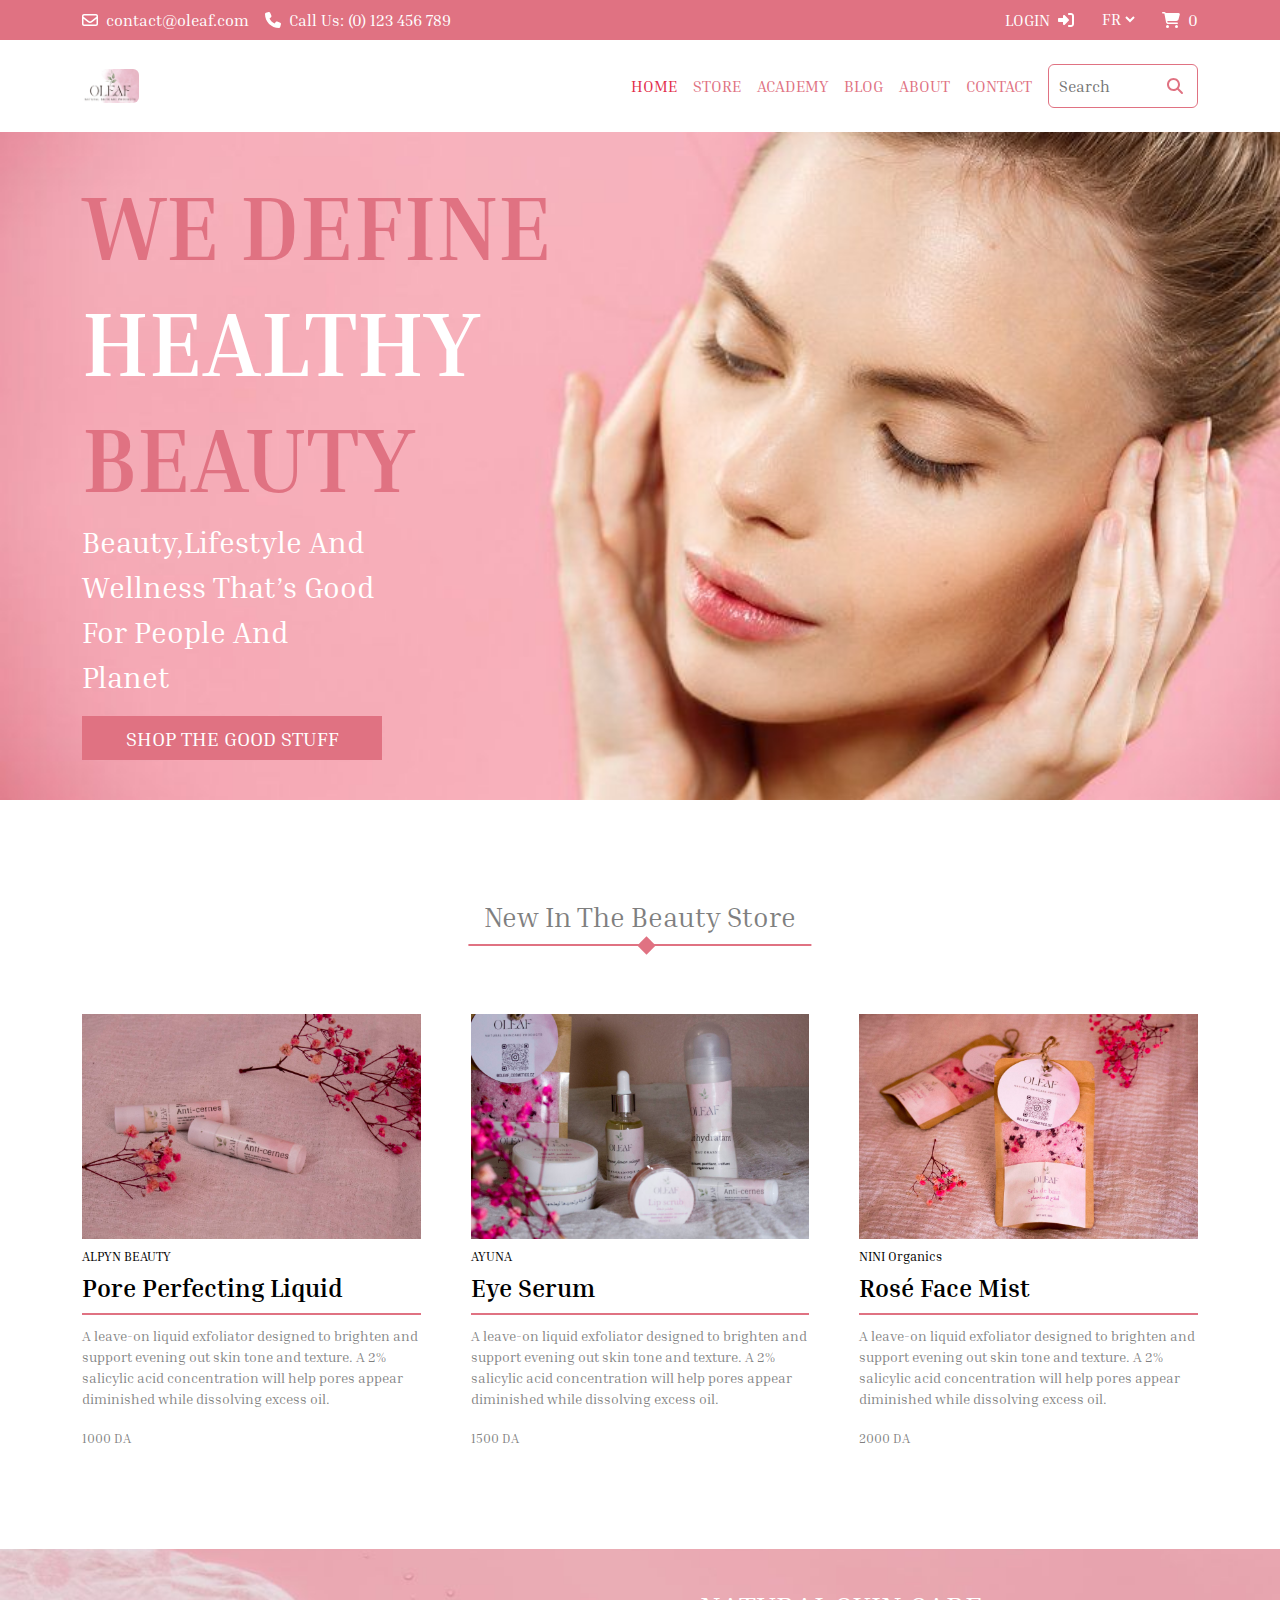
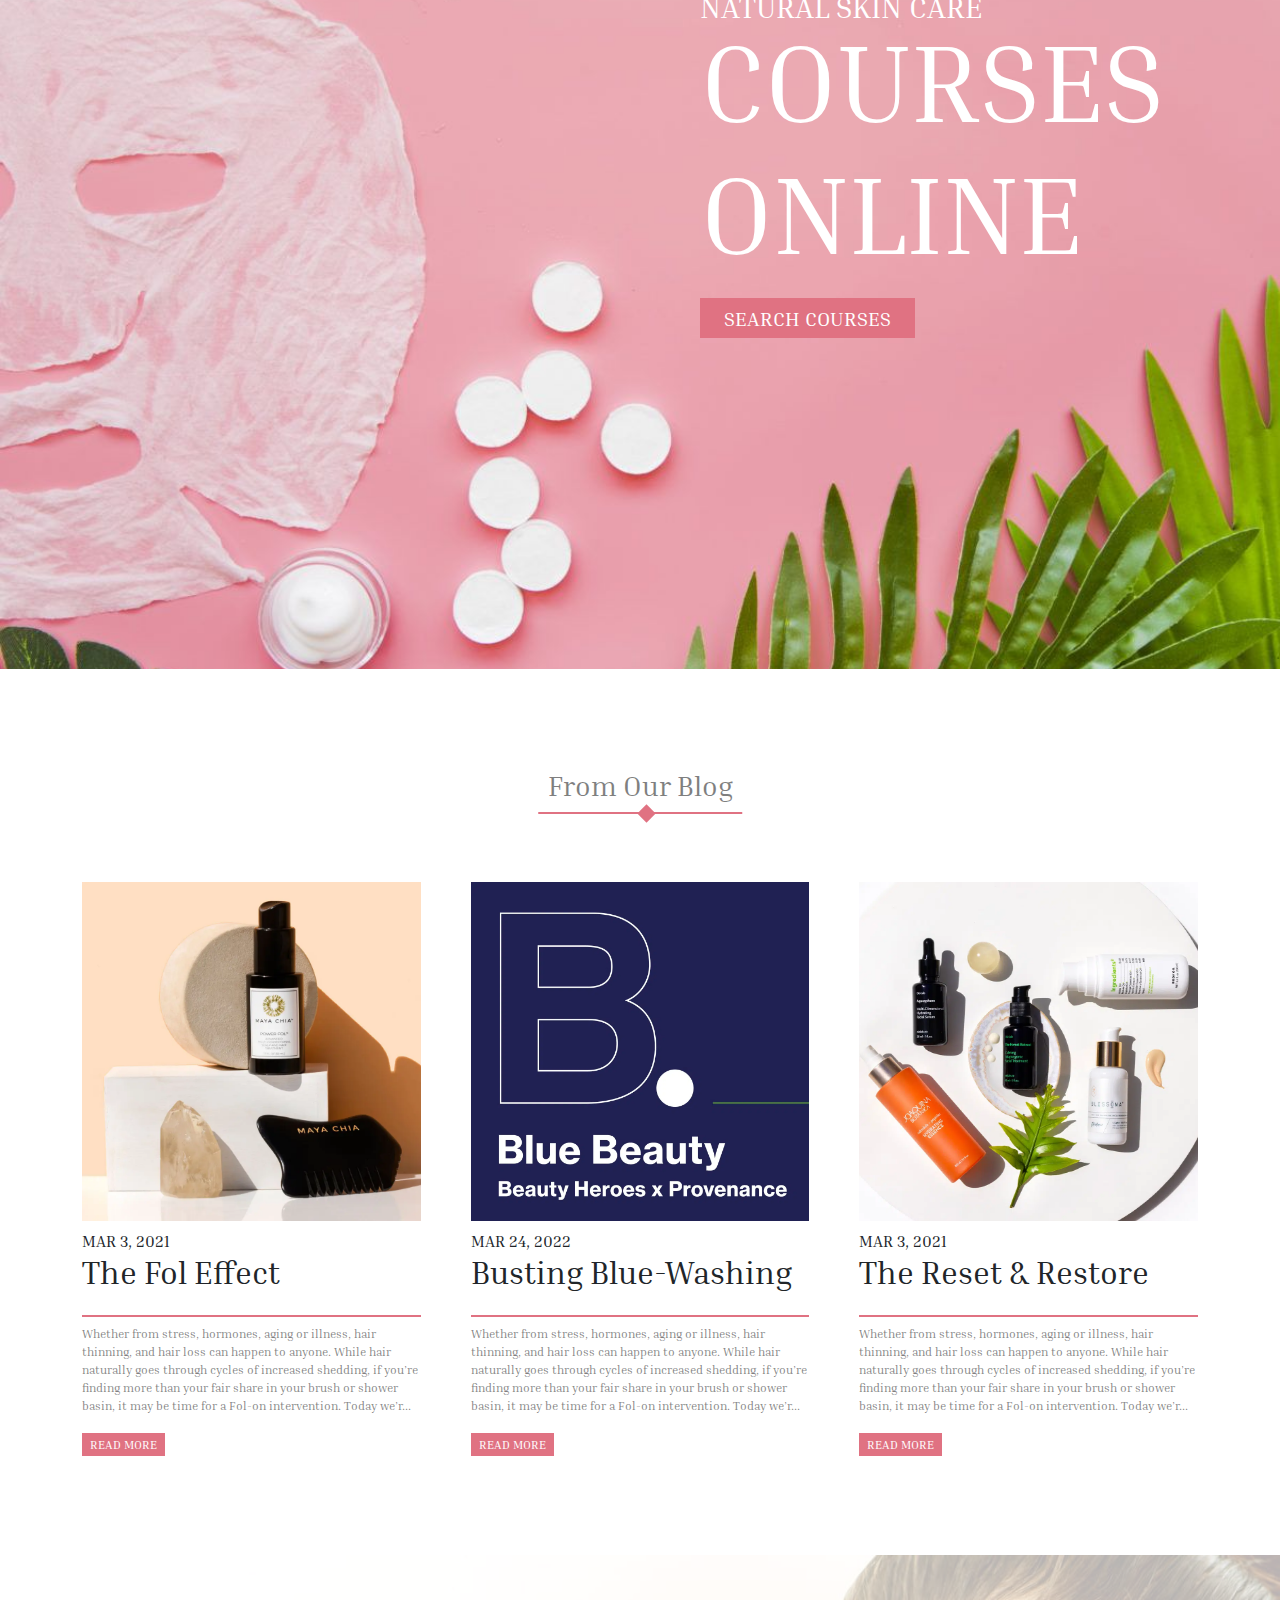
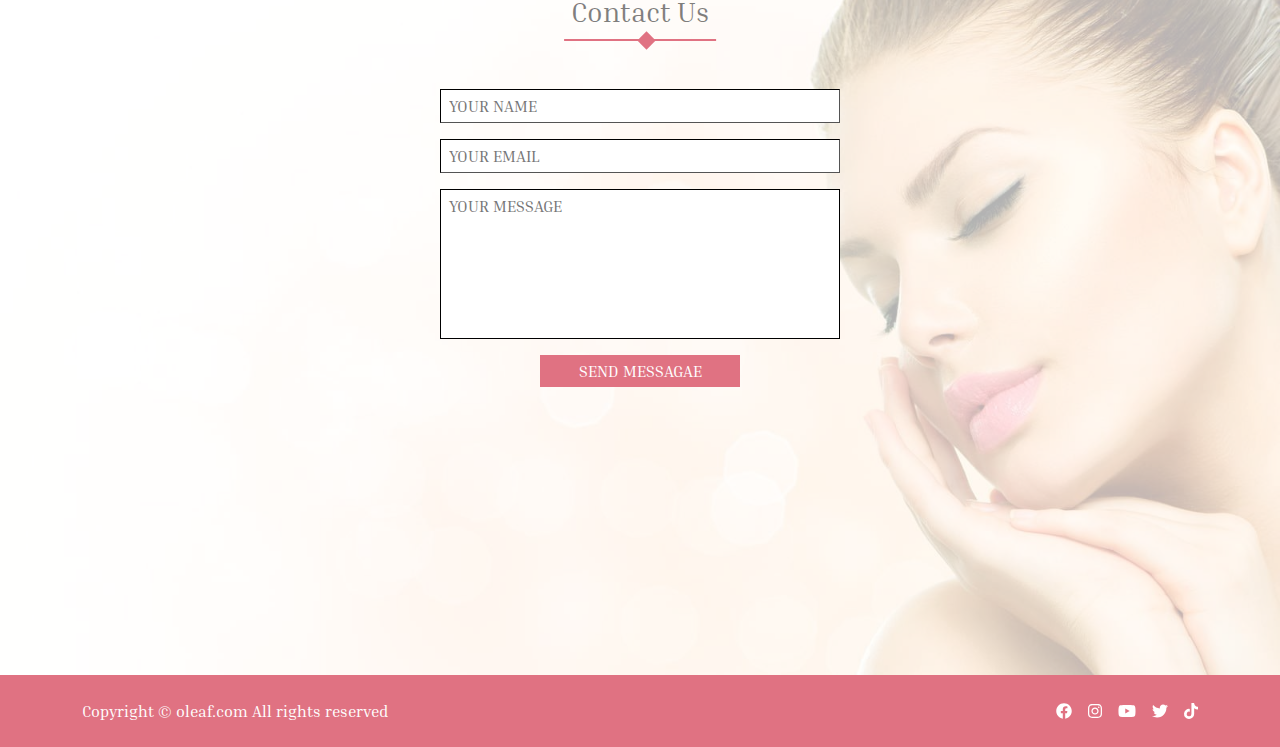
<file: index.html>
<!DOCTYPE html>
<html lang="en">

<head>
  <meta charset="UTF-8" />
  <meta http-equiv="X-UA-Compatible" content="IE=edge" />
  <meta name="viewport" content="width=device-width, initial-scale=1.0" />
  <title>OLEAF - Natural Skincare Products</title>
  <link rel="stylesheet" href="css/all.min.css" />
  <link rel="stylesheet" href="css/bootstrap.min.css" />
  <link rel="stylesheet" href="css/oleaf.css" />
  <link rel="preconnect" href="https://fonts.googleapis.com" />
  <link rel="preconnect" href="https://fonts.gstatic.com" crossorigin />
  <link href="https://fonts.googleapis.com/css2?family=Inria+Serif:wght@300;400;700&display=swap" rel="stylesheet" />
</head>

<body>
  <!-- Start NavBar -->

  <nav>
    <!-- Start SubNavBar -->
    <div class="sub-nav-bar py-2">
      <div
        class="container d-flex flex-column flex-md-row flex-lg-row align-items-center align-items-md-start align-items-lg-start">
        <div class="contact d-flex flex-grow-1 flex-column flex-md-row flex-lg-row">
          <a href="mailto:contact@oleaf.com" target="_blank">
            <div class="email d-flex justify-content-center align-items-center">
              <i class="fa-regular fa-envelope" style="color: #ffffff"></i>
              <span class="email text-white ms-2">contact@oleaf.com</span>
            </div>
          </a>
          <a href="tel:123-456-7890" target="_blank">
            <div class="phone d-flex justify-content-center align-items-center ms-lg-3 my-1 my-lg-0 my-md-0">
              <i class="fa-solid fa-phone" style="color: #ffffff"></i>
              <span class="email text-white ms-2">Call Us: (0) 123 456 789</span>
            </div>
          </a>
        </div>

        <div class="info d-flex">
          <a href="#">
            <div class="login d-flex justify-content-center align-items-center me-4">
              <span class="email text-white me-2 text-uppercase">login</span>
              <i class="fa-sharp fas fa-right-to-bracket" style="color: #ffffff"></i>
            </div>
          </a>
          <a href="#">
            <div class="lang d-flex justify-content-center align-items-center me-4">
              <select class="select border border-0 text-white">
                <option value="1" class="text-black bg-white">FR</option>
                <option value="2" class="text-black bg-white">AR</option>
              </select>
            </div>
          </a>
          <div class="store d-flex justify-content-center align-items-center">
            <i class="fa-sharp fas fa-cart-shopping" style="color: #ffffff"></i>
            <span class="email text-white ms-2">0</span>
          </div>
        </div>
      </div>
    </div>
    <!-- End SubNavBar -->

    <!-- Start Navbar -->
    <div class="navbar py-4">
      <div class="container d-flex align-items-center flex-nowrap">
        <div class="logo">
          <img class="rounded" src="images/logo.jpg" alt="" />
        </div>
        <div class="chackbox active">
          <i class="fa-sharp fal fa-bars fa-xl" style="color: #e07282"></i>
        </div>
        <div class="links d-flex flex-column flex-md-row flex-lg-row justify-content-end align-items-center gap-3">
          <ul class="d-flex flex-column flex-md-row flex-lg-row justify-content-center gap-3 text-uppercase">
            <li><a class="active" href="index.html">home</a></li>
            <li><a href="our-products.html">store</a></li>
            <li><a href="academy.html">academy</a></li>
            <li><a href="blogger.html">blog</a></li>
            <li><a href="">about</a></li>
            <li><a href="">contact</a></li>
          </ul>
          <div class="search border border-1 p-2 rounded-2">
            <input class="border border-0" type="search" name="" id="" placeholder="Search" />
            <i class="fa-sharp fal fa-magnifying-glass" style="color: #e07282"></i>
          </div>
        </div>
      </div>
    </div>
    <!-- End Navbar -->
  </nav>
  <!-- End NavBar -->

  <!-- Start Landing Page -->
  <div class="landing">
    <div class="container">
      <div class="text">
        <div class="text-title">
          <h1>WE DEFINE</h1>
          <h1>HEALTHY</h1>
          <h1>BEAUTY</h1>
        </div>
        <div class="text-paragraph">
          <p class="text-white text-capitalize">
            Beauty,lifestyle and wellness that’s good for people and planet
          </p>
        </div>
        <a class="btn text-white rounded-0" href="#">SHOP THE GOOD STUFF</a>
      </div>
    </div>
  </div>
  <!-- End Landing Page -->

  <!-- Start New Products -->

  <div class="new-products">
    <div class="container">
      <h1 class="title text-black-50 fs-3 position-relative">
        New In The Beauty Store
      </h1>
      <div class="products">
        <a href="single-product.html" target="_blank">
          <div class="product">
            <img src="images/Product/Product-13.jpg" alt="" />
            <p class="product-category pt-2 text-black">ALPYN BEAUTY</p>
            <h1 class="product-name text-black">Pore Perfecting Liquid</h1>
            <p class="product-desc text-black-50">
              A leave-on liquid exfoliator designed to brighten and support
              evening out skin tone and texture. A 2% salicylic acid
              concentration will help pores appear diminished while dissolving
              excess oil.
            </p>
            <span class="product-price text-black-50">1000 DA</span>
          </div>
        </a>
        <a href="single-product.html" target="_blank">
          <div class="product">
            <img src="images/Product/Product-6.jpg" alt="" />
            <p class="product-category pt-2 text-black">AYUNA</p>
            <h1 class="product-name text-black">Eye Serum</h1>
            <p class="product-desc text-black-50">
              A leave-on liquid exfoliator designed to brighten and support
              evening out skin tone and texture. A 2% salicylic acid
              concentration will help pores appear diminished while dissolving
              excess oil.
            </p>
            <span class="product-price text-black-50">1500 DA</span>
          </div>
        </a>
        <a href="single-product.html" target="_blank">
          <div class="product">
            <img src="images/Product/Product-7.jpg" alt="" />
            <p class="product-category pt-2 text-black">NINI Organics</p>
            <h1 class="product-name text-black">Rosé Face Mist</h1>
            <p class="product-desc text-black-50">
              A leave-on liquid exfoliator designed to brighten and support
              evening out skin tone and texture. A 2% salicylic acid
              concentration will help pores appear diminished while dissolving
              excess oil.
            </p>
            <span class="product-price text-black-50">2000 DA</span>
          </div>
        </a>
      </div>
    </div>
  </div>

  <!-- End New Products -->

  <!-- Start Courese Part -->
  <div class="courses-part">
    <div class="container position-relative">
      <div class="text">
        <h3 class="courese-title text-uppercase text-white">
          natural skin care
        </h3>
        <h1 class="main-title text-uppercase text-white mb-lg-4 mb-md-4">
          Courses Online
        </h1>
        <a href="#" class="courese-search text-white py-2 px-4">SEARCH COURSES</a>
      </div>
    </div>
  </div>
  <!-- End Courese Part -->

  <!-- Start Blog Part-->
  <div class="blogger">
    <div class="container">
      <h1 class="title text-black-50 fs-3 position-relative">
        From Our Blog
      </h1>
      <div class="blogs">
        <div class="blog">
          <img src="images/blogger/blog-1.webp" alt="" />
          <p class="articale-date text-uppercase fs-6 mb-0 mt-2">
            MAR 3, 2021
          </p>
          <h1 class="artical-title fs-2 mb-4">The Fol Effect</h1>
          <p class="artical-content text-black-50 pt-2">
            Whether from stress, hormones, aging or illness, hair thinning,
            and hair loss can happen to anyone. While hair naturally goes
            through cycles of increased shedding, if you’re finding more than
            your fair share in your brush or shower basin, it may be time for
            a Fol-on intervention. Today we’r...
          </p>
          <a href="" class="read-more text-white px-2 py-1 text-uppercase">read more</a>
        </div>
        <div class="blog">
          <img src="images/blogger/blog-2.webp" alt="" />
          <p class="articale-date text-uppercase fs-6 mb-0 mt-2">
            MAR 24, 2022
          </p>
          <h1 class="artical-title fs-2 mb-4">Busting Blue-Washing</h1>
          <p class="artical-content text-black-50 pt-2">
            Whether from stress, hormones, aging or illness, hair thinning,
            and hair loss can happen to anyone. While hair naturally goes
            through cycles of increased shedding, if you’re finding more than
            your fair share in your brush or shower basin, it may be time for
            a Fol-on intervention. Today we’r...
          </p>
          <a href="" class="read-more text-white px-2 py-1 text-uppercase">read more</a>
        </div>
        <div class="blog">
          <img src="images/blogger/blog-3.webp" alt="" />
          <p class="articale-date text-uppercase fs-6 mb-0 mt-2">
            MAR 3, 2021
          </p>
          <h1 class="artical-title fs-2 mb-4">The Reset & Restore</h1>
          <p class="artical-content text-black-50 pt-2">
            Whether from stress, hormones, aging or illness, hair thinning,
            and hair loss can happen to anyone. While hair naturally goes
            through cycles of increased shedding, if you’re finding more than
            your fair share in your brush or shower basin, it may be time for
            a Fol-on intervention. Today we’r...
          </p>
          <a href="" class="read-more text-white px-2 py-1 text-uppercase">read more</a>
        </div>
      </div>
    </div>
  </div>
  <!-- End Blog Part-->

  <!-- Start Contact Us -->
  <div class="contact-us">
    <div class="overlay"></div>
    <div class="container position-relative">
      <h1 class="title text-black-50 fs-3 position-relative">Contact Us</h1>
      <form action="" class="contact d-flex flex-column justify-content-center gap-3">
        <input class="py-1 px-2 text-uppercase border-1 border-black" type="text" name="" id=""
          placeholder="YOUR NAME" />
        <input class="py-1 px-2 text-uppercase border-1 border-black" type="email" name="" id=""
          placeholder="YOUR EMAIL " />
        <textarea s class="py-1 px-2 text-uppercase border-1 border-black" placeholder="Your Message"></textarea>
        <input class="py-1 px-2 text-uppercase text-white" type="submit" value="SEND MESSAGAE" />
      </form>
    </div>
  </div>
  <!-- End Contact Us -->

  <!-- Start Footer -->

  <div class="footer py-4">
    <div class="container d-flex align-items-center justify-content-between flex-column flex-md-row">
      <p class="copyright mb-0 text-white">
        Copyright &copy; oleaf.com All rights reserved
      </p>
      <ul class="social-media d-flex align-items-center gap-3 mt-3 mt-md-0">
        <li>
          <a href=""><i class="fa-brands fa-facebook" style="color: #ffffff"></i></a>
        </li>
        <li>
          <a href=""><i class="fa-brands fa-instagram" style="color: #ffffff"></i></a>
        </li>
        <li>
          <a href=""><i class="fa-brands fa-youtube" style="color: #ffffff"></i></a>
        </li>
        <li>
          <a href=""><i class="fa-brands fa-twitter" style="color: #ffffff"></i></a>
        </li>
        <li>
          <a href=""><i class="fa-brands fa-tiktok" style="color: #ffffff"></i></a>
        </li>
      </ul>
    </div>
  </div>

  <!-- End Footer -->

  <script src="js/all.min.js"></script>
  <script src="js/bootstrap.bundle.min.js"></script>
  <script src="js/oleaf.js"></script>
</body>

</html>
</file>
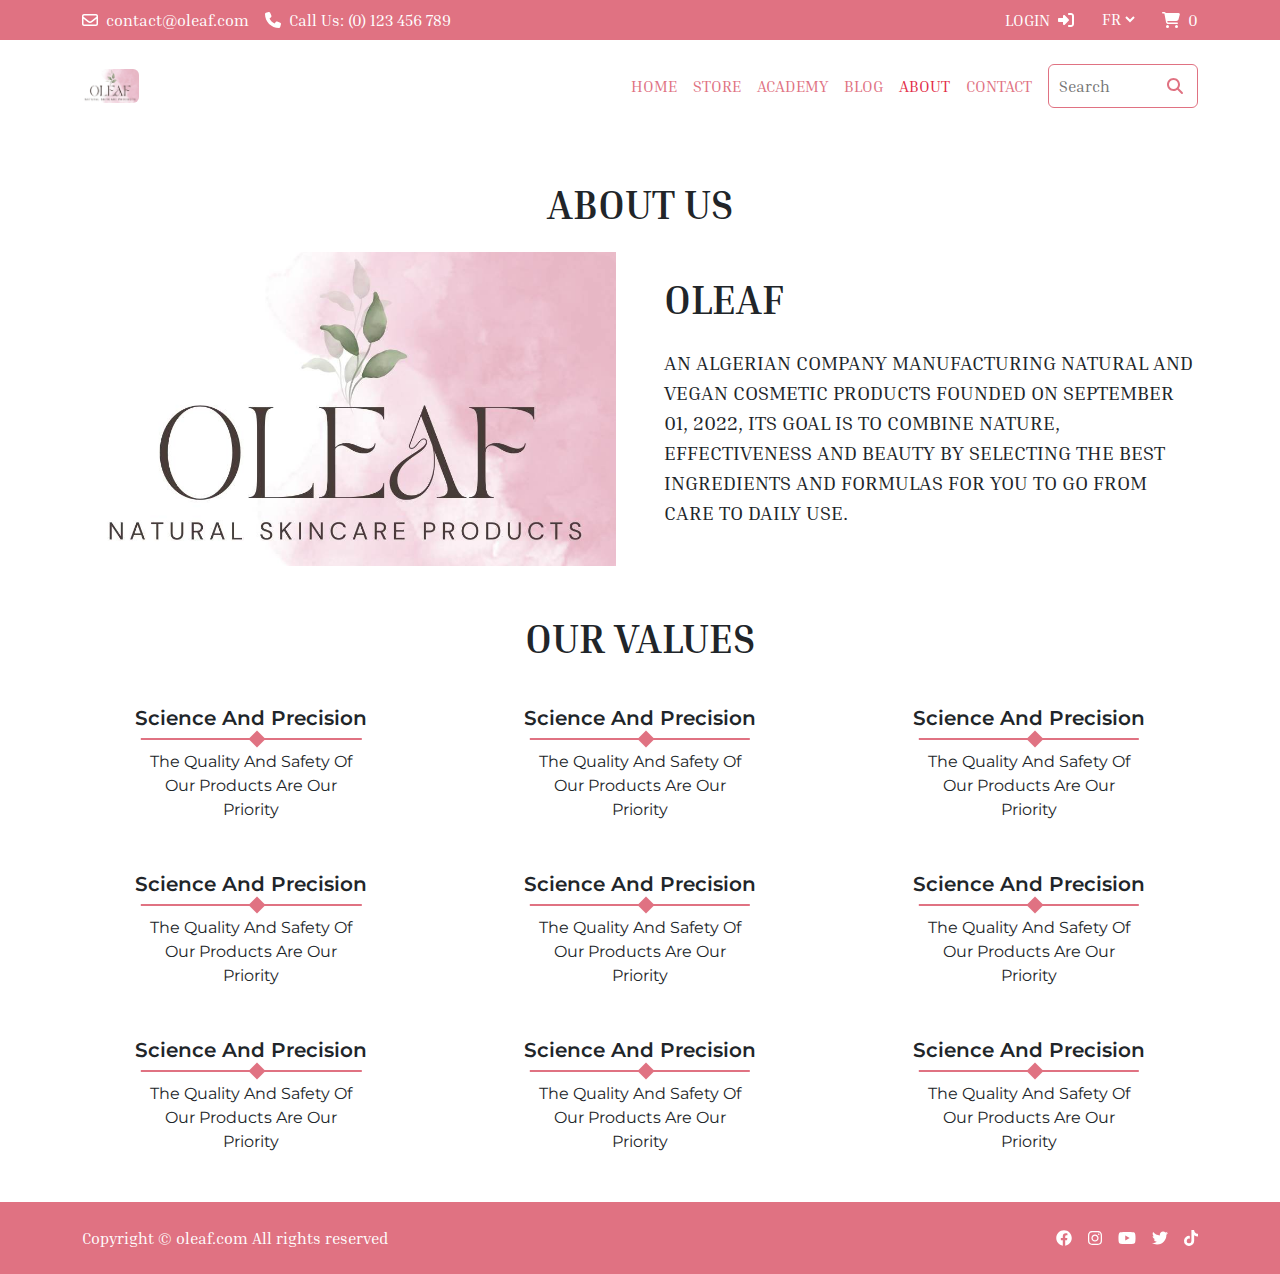
<file: about-us.html>
<!DOCTYPE html>
<html lang="en">
  <head>
    <meta charset="UTF-8" />
    <meta http-equiv="X-UA-Compatible" content="IE=edge" />
    <meta name="viewport" content="width=device-width, initial-scale=1.0" />
    <title>About us - OLEAF - Natural Skincare Products</title>
    <link rel="stylesheet" href="css/all.min.css" />
    <link rel="stylesheet" href="css/bootstrap.min.css" />
    <link rel="stylesheet" href="css/oleaf.css" />
    <link rel="preconnect" href="https://fonts.googleapis.com" />
    <link rel="preconnect" href="https://fonts.gstatic.com" crossorigin />
    <link
      href="https://fonts.googleapis.com/css2?family=Inria+Serif:wght@300;400;700&display=swap"
      rel="stylesheet"
    />
    <link rel="preconnect" href="https://fonts.googleapis.com" />
    <link rel="preconnect" href="https://fonts.gstatic.com" crossorigin />
    <link
      href="https://fonts.googleapis.com/css2?family=Montserrat:ital,wght@0,100;0,200;0,300;0,400;0,500;0,600;0,700;0,800;0,900;1,100;1,200;1,300;1,400;1,500;1,600;1,700;1,800;1,900&display=swap"
      rel="stylesheet"
    />
  </head>
  <body>
    <!-- Start NavBar -->

    <nav>
      <!-- Start SubNavBar -->
      <div class="sub-nav-bar py-2">
        <div
          class="container d-flex flex-column flex-md-row flex-lg-row align-items-center align-items-md-start align-items-lg-start"
        >
          <div
            class="contact d-flex flex-grow-1 flex-column flex-md-row flex-lg-row"
          >
            <a href="mailto:contact@oleaf.com" target="_blank">
              <div
                class="email d-flex justify-content-center align-items-center"
              >
                <i class="fa-regular fa-envelope" style="color: #ffffff"></i>
                <span class="email text-white ms-2">contact@oleaf.com</span>
              </div>
            </a>
            <a href="tel:123-456-7890" target="_blank">
              <div
                class="phone d-flex justify-content-center align-items-center ms-lg-3 my-1 my-lg-0 my-md-0"
              >
                <i class="fa-solid fa-phone" style="color: #ffffff"></i>
                <span class="email text-white ms-2"
                  >Call Us: (0) 123 456 789</span
                >
              </div>
            </a>
          </div>

          <div class="info d-flex">
            <a href="#">
              <div
                class="login d-flex justify-content-center align-items-center me-4"
              >
                <span class="email text-white me-2 text-uppercase">login</span>
                <i
                  class="fa-sharp fas fa-right-to-bracket"
                  style="color: #ffffff"
                ></i>
              </div>
            </a>
            <a href="#">
              <div
                class="lang d-flex justify-content-center align-items-center me-4"
              >
                <select class="select border border-0 text-white">
                  <option value="1" class="text-black bg-white">FR</option>
                  <option value="2" class="text-black bg-white">AR</option>
                </select>
              </div>
            </a>
            <div class="store d-flex justify-content-center align-items-center">
              <i
                class="fa-sharp fas fa-cart-shopping"
                style="color: #ffffff"
              ></i>
              <span class="email text-white ms-2">0</span>
            </div>
          </div>
        </div>
      </div>
      <!-- End SubNavBar -->

      <!-- Start Navbar -->
      <div class="navbar py-4">
        <div class="container d-flex align-items-center flex-nowrap">
          <div class="logo">
            <img class="rounded" src="images/logo.jpg" alt="" />
          </div>
          <div class="chackbox active">
            <i class="fa-sharp fal fa-bars fa-xl" style="color: #e07282"></i>
          </div>
          <div
            class="links d-flex flex-column flex-md-row flex-lg-row justify-content-end align-items-center gap-3"
          >
            <ul
              class="d-flex flex-column flex-md-row flex-lg-row justify-content-center gap-3 text-uppercase"
            >
              <li><a href="index.html">home</a></li>
              <li><a href="our-products.html">store</a></li>
              <li><a href="academy.html">academy</a></li>
              <li><a href="blogger.html">blog</a></li>
              <li><a class="active" href="about-us.html">about</a></li>
              <li><a href="">contact</a></li>
            </ul>
            <div class="search border border-1 p-2 rounded-2">
              <input
                class="border border-0"
                type="search"
                name=""
                id=""
                placeholder="Search"
              />
              <i
                class="fa-sharp fal fa-magnifying-glass"
                style="color: #e07282"
              ></i>
            </div>
          </div>
        </div>
      </div>
      <!-- End Navbar -->
    </nav>
    <!-- End NavBar -->

    <!-- Start About Us -->
    <div class="about-us my-5">
      <div class="container">
        <h3 class="about-us-title text-uppercase text-center fs-1 fw-bold mb-4">
          ABOUT US
        </h3>
        <div class="row justify-content-center align-items-center g-5">
          <div class="col-12 col-md-6 md-lg-6">
            <img src="images/logo.jpg" alt="" />
          </div>
          <div class="col-12 col-md-6 md-lg-6">
            <h3 class="company-name text-uppercase fs-1 fw-bold">Oleaf</h3>
            <p class="company-desc text-uppercase fs-5 pt-3">
              An Algerian company manufacturing natural and Vegan cosmetic
              products founded on September 01, 2022, its goal is to combine
              nature, effectiveness and beauty by selecting the best ingredients
              and formulas for you to go from care to daily use.
            </p>
          </div>
        </div>
      </div>
    </div>
    <!-- End About Us -->

    <!-- Start Our Values -->
    <div class="our-values my-5">
      <div class="container">
        <h3 class="about-us-title text-uppercase text-center fs-1 fw-bold mb-4">
          Our values
        </h3>
        <div class="values">
          <div class="value">
            <h3 class="value-title fw-semibold fs-5 text-capitalize">
              Science and precision
            </h3>
            <p class="value-desc fs-6 fw-normal text-capitalize text-center">
              The quality and safety of our products are our priority
            </p>
          </div>
          <div class="value">
            <h3 class="value-title fw-semibold fs-5 text-capitalize">
              Science and precision
            </h3>
            <p class="value-desc fs-6 fw-normal text-capitalize text-center">
              The quality and safety of our products are our priority
            </p>
          </div>
          <div class="value">
            <h3 class="value-title fw-semibold fs-5 text-capitalize">
              Science and precision
            </h3>
            <p class="value-desc fs-6 fw-normal text-capitalize text-center">
              The quality and safety of our products are our priority
            </p>
          </div>
          <div class="value">
            <h3 class="value-title fw-semibold fs-5 text-capitalize">
              Science and precision
            </h3>
            <p class="value-desc fs-6 fw-normal text-capitalize text-center">
              The quality and safety of our products are our priority
            </p>
          </div>
          <div class="value">
            <h3 class="value-title fw-semibold fs-5 text-capitalize">
              Science and precision
            </h3>
            <p class="value-desc fs-6 fw-normal text-capitalize text-center">
              The quality and safety of our products are our priority
            </p>
          </div>
          <div class="value">
            <h3 class="value-title fw-semibold fs-5 text-capitalize">
              Science and precision
            </h3>
            <p class="value-desc fs-6 fw-normal text-capitalize text-center">
              The quality and safety of our products are our priority
            </p>
          </div>
          <div class="value">
            <h3 class="value-title fw-semibold fs-5 text-capitalize">
              Science and precision
            </h3>
            <p class="value-desc fs-6 fw-normal text-capitalize text-center">
              The quality and safety of our products are our priority
            </p>
          </div>
          <div class="value">
            <h3 class="value-title fw-semibold fs-5 text-capitalize">
              Science and precision
            </h3>
            <p class="value-desc fs-6 fw-normal text-capitalize text-center">
              The quality and safety of our products are our priority
            </p>
          </div>
          <div class="value">
            <h3 class="value-title fw-semibold fs-5 text-capitalize">
              Science and precision
            </h3>
            <p class="value-desc fs-6 fw-normal text-capitalize text-center">
              The quality and safety of our products are our priority
            </p>
          </div>
        </div>
      </div>
    </div>
    <!-- End Our Values -->

    <!-- Start Footer -->

    <div class="footer py-4">
      <div
        class="container d-flex align-items-center justify-content-between flex-column flex-md-row"
      >
        <p class="copyright mb-0 text-white">
          Copyright &copy; oleaf.com All rights reserved
        </p>
        <ul class="social-media d-flex align-items-center gap-3 mt-3 mt-md-0">
          <li>
            <a href=""
              ><i class="fa-brands fa-facebook" style="color: #ffffff"></i
            ></a>
          </li>
          <li>
            <a href=""
              ><i class="fa-brands fa-instagram" style="color: #ffffff"></i
            ></a>
          </li>
          <li>
            <a href=""
              ><i class="fa-brands fa-youtube" style="color: #ffffff"></i
            ></a>
          </li>
          <li>
            <a href=""
              ><i class="fa-brands fa-twitter" style="color: #ffffff"></i
            ></a>
          </li>
          <li>
            <a href=""
              ><i class="fa-brands fa-tiktok" style="color: #ffffff"></i
            ></a>
          </li>
        </ul>
      </div>
    </div>

    <!-- End Footer -->

    <script src="js/all.min.js"></script>
    <script src="js/bootstrap.bundle.min.js"></script>
    <script src="js/oleaf.js"></script>
  </body>
</html>
</file>
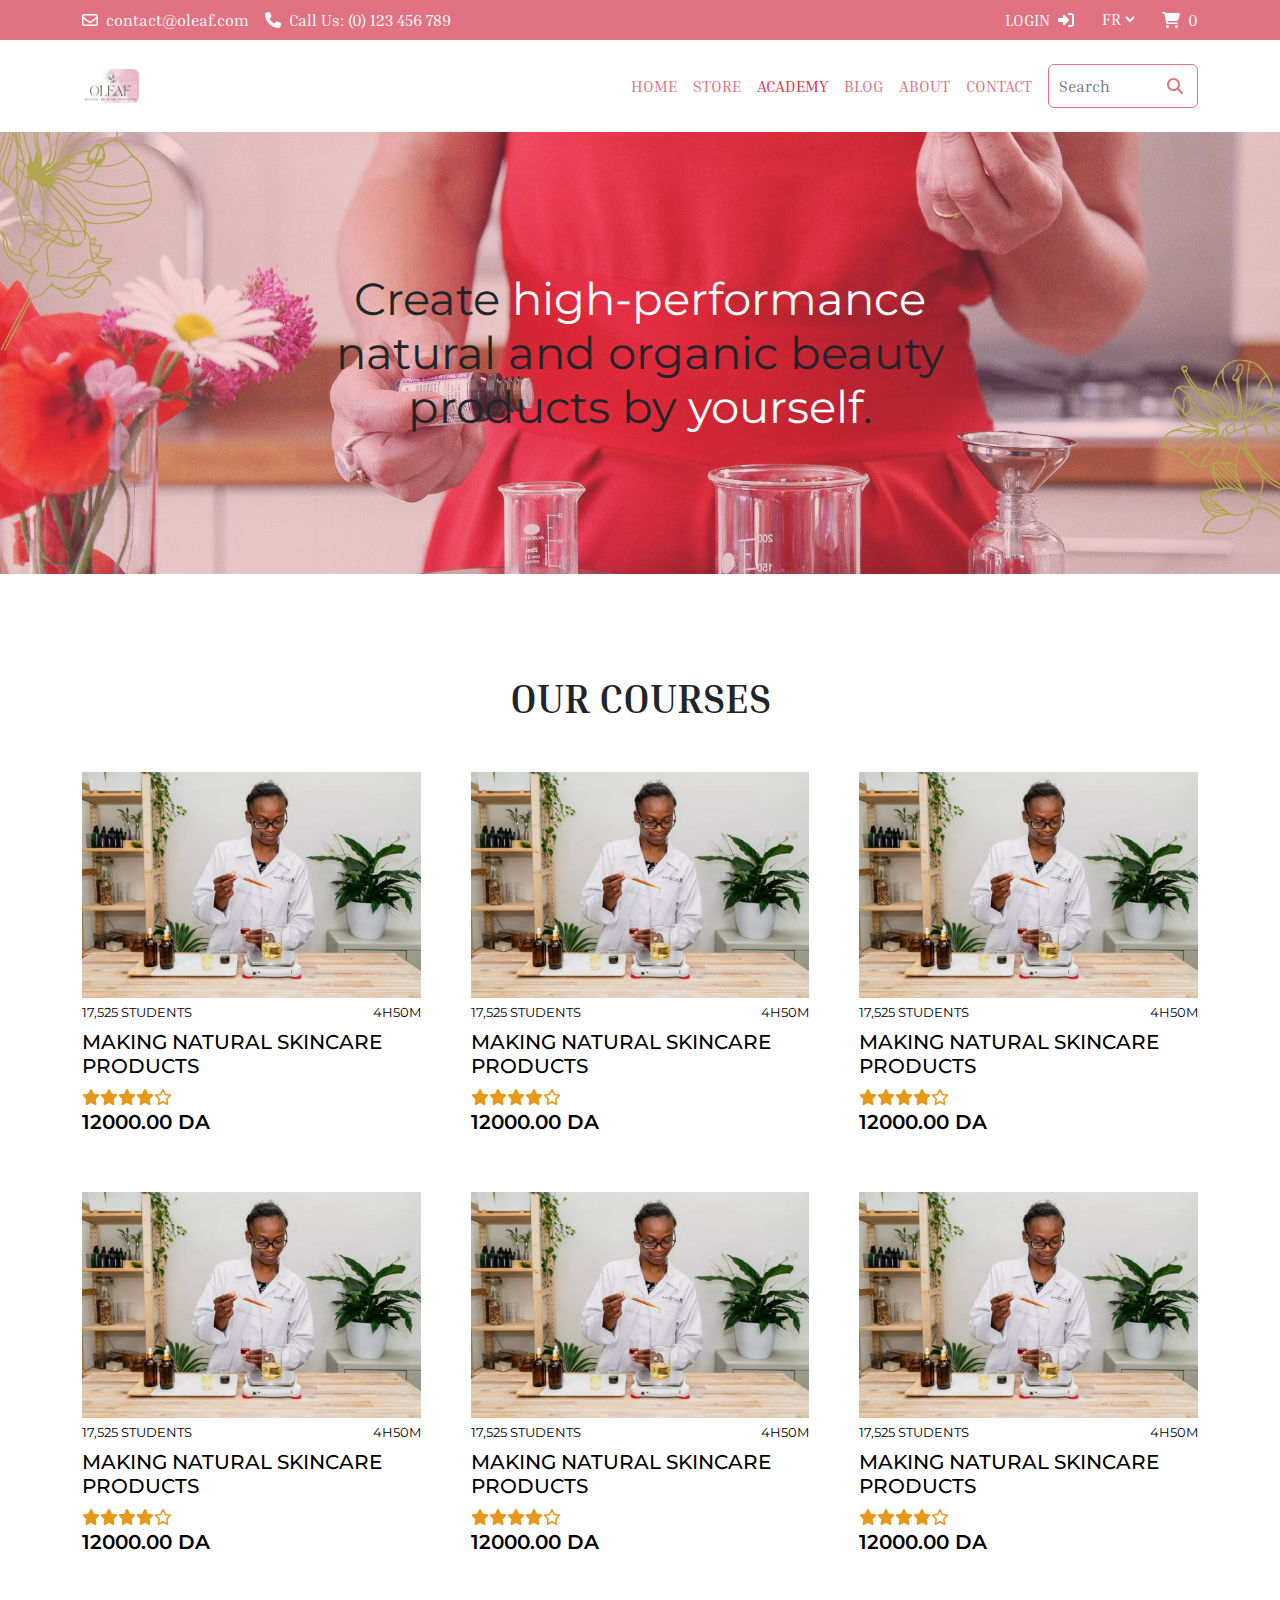
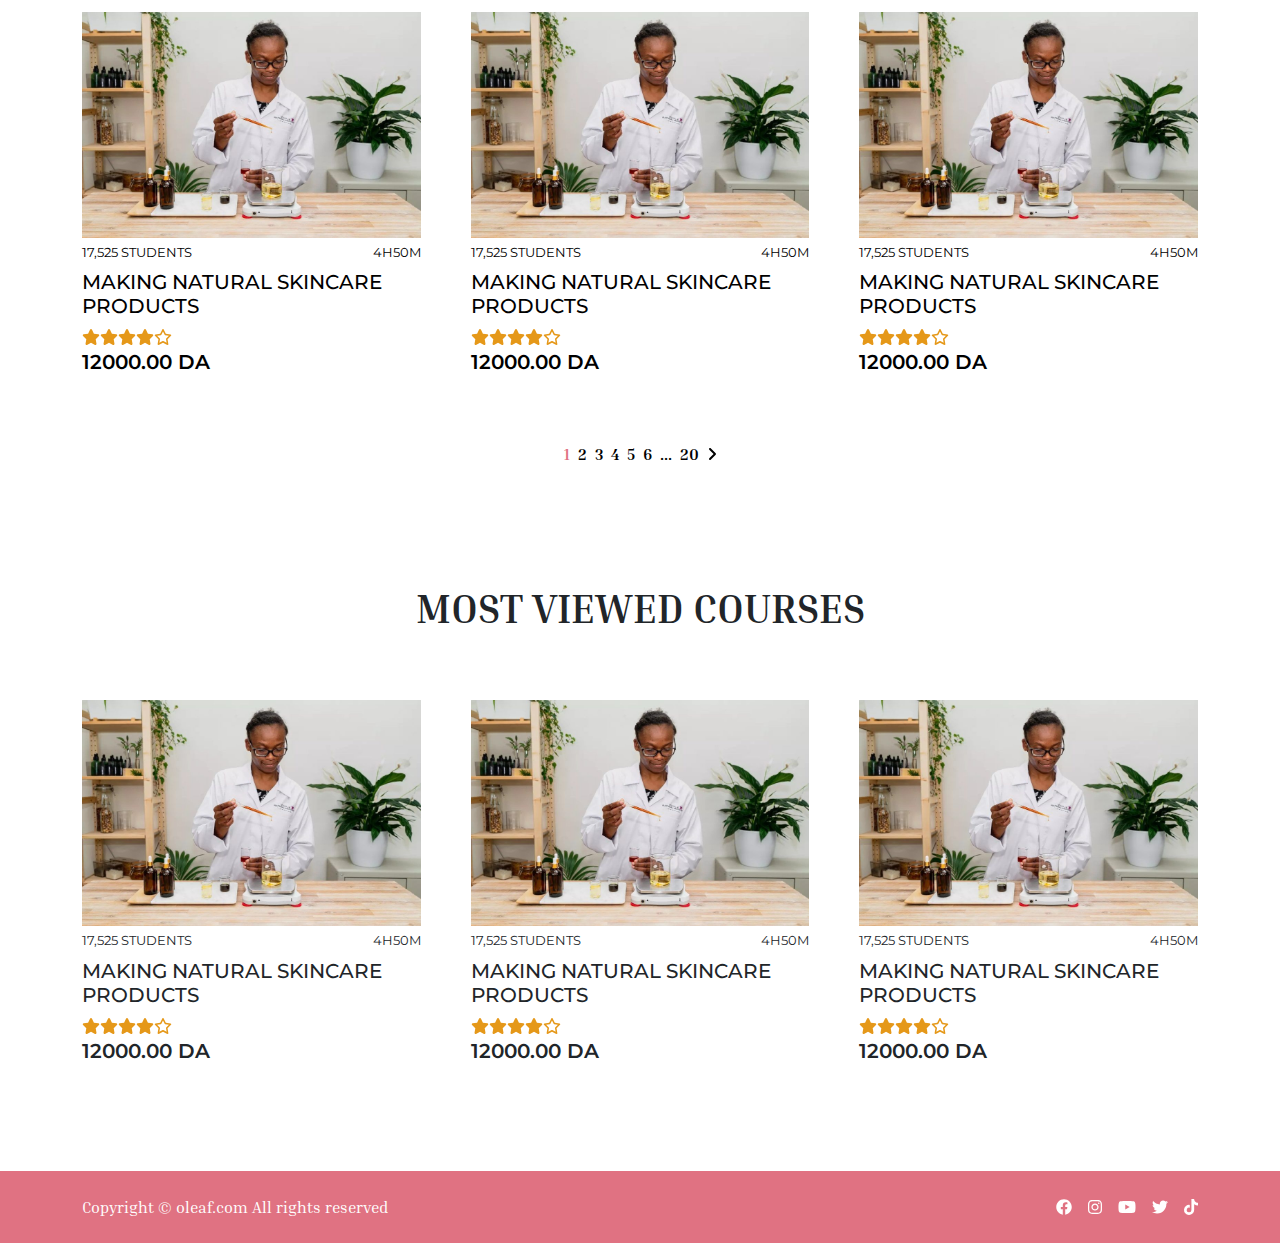
<file: academy.html>
<!DOCTYPE html>
<html lang="en">
  <head>
    <meta charset="UTF-8" />
    <meta http-equiv="X-UA-Compatible" content="IE=edge" />
    <meta name="viewport" content="width=device-width, initial-scale=1.0" />
    <title>academy - OLEAF - Natural Skincare Products</title>
    <link rel="stylesheet" href="css/all.min.css" />
    <link rel="stylesheet" href="css/bootstrap.min.css" />
    <link rel="stylesheet" href="css/oleaf.css" />
    <link rel="preconnect" href="https://fonts.googleapis.com" />
    <link rel="preconnect" href="https://fonts.gstatic.com" crossorigin />
    <link
      href="https://fonts.googleapis.com/css2?family=Inria+Serif:wght@300;400;700&display=swap"
      rel="stylesheet"
    />
    <link rel="preconnect" href="https://fonts.googleapis.com" />
    <link rel="preconnect" href="https://fonts.gstatic.com" crossorigin />
    <link
      href="https://fonts.googleapis.com/css2?family=Montserrat:ital,wght@0,100;0,200;0,300;0,400;0,500;0,600;0,700;0,800;0,900;1,100;1,200;1,300;1,400;1,500;1,600;1,700;1,800;1,900&display=swap"
      rel="stylesheet"
    />
  </head>
  <body>
    <!-- Start NavBar -->

    <nav>
      <!-- Start SubNavBar -->
      <div class="sub-nav-bar py-2">
        <div
          class="container d-flex flex-column flex-md-row flex-lg-row align-items-center align-items-md-start align-items-lg-start"
        >
          <div
            class="contact d-flex flex-grow-1 flex-column flex-md-row flex-lg-row"
          >
            <a href="mailto:contact@oleaf.com" target="_blank">
              <div
                class="email d-flex justify-content-center align-items-center"
              >
                <i class="fa-regular fa-envelope" style="color: #ffffff"></i>
                <span class="email text-white ms-2">contact@oleaf.com</span>
              </div>
            </a>
            <a href="tel:123-456-7890" target="_blank">
              <div
                class="phone d-flex justify-content-center align-items-center ms-lg-3 my-1 my-lg-0 my-md-0"
              >
                <i class="fa-solid fa-phone" style="color: #ffffff"></i>
                <span class="email text-white ms-2"
                  >Call Us: (0) 123 456 789</span
                >
              </div>
            </a>
          </div>

          <div class="info d-flex">
            <a href="#">
              <div
                class="login d-flex justify-content-center align-items-center me-4"
              >
                <span class="email text-white me-2 text-uppercase">login</span>
                <i
                  class="fa-sharp fas fa-right-to-bracket"
                  style="color: #ffffff"
                ></i>
              </div>
            </a>
            <a href="#">
              <div
                class="lang d-flex justify-content-center align-items-center me-4"
              >
                <select class="select border border-0 text-white">
                  <option value="1" class="text-black bg-white">FR</option>
                  <option value="2" class="text-black bg-white">AR</option>
                </select>
              </div>
            </a>
            <div class="store d-flex justify-content-center align-items-center">
              <i
                class="fa-sharp fas fa-cart-shopping"
                style="color: #ffffff"
              ></i>
              <span class="email text-white ms-2">0</span>
            </div>
          </div>
        </div>
      </div>
      <!-- End SubNavBar -->

      <!-- Start Navbar -->
      <div class="navbar py-4">
        <div class="container d-flex align-items-center flex-nowrap">
          <div class="logo">
            <img class="rounded" src="images/logo.jpg" alt="" />
          </div>
          <div class="chackbox active">
            <i class="fa-sharp fal fa-bars fa-xl" style="color: #e07282"></i>
          </div>
          <div
            class="links d-flex flex-column flex-md-row flex-lg-row justify-content-end align-items-center gap-3"
          >
            <ul
              class="d-flex flex-column flex-md-row flex-lg-row justify-content-center gap-3 text-uppercase"
            >
              <li><a href="index.html">home</a></li>
              <li><a href="our-products.html">store</a></li>
              <li><a class="active" href="academy.html">academy</a></li>
              <li><a href="blogger.html">blog</a></li>
              <li><a href="about-us.html">about</a></li>
              <li><a href="">contact</a></li>
            </ul>
            <div class="search border border-1 p-2 rounded-2">
              <input
                class="border border-0"
                type="search"
                name=""
                id=""
                placeholder="Search"
              />
              <i
                class="fa-sharp fal fa-magnifying-glass"
                style="color: #e07282"
              ></i>
            </div>
          </div>
        </div>
      </div>
      <!-- End Navbar -->
    </nav>
    <!-- End NavBar -->

    <!-- Start Academy Landing -->
    <div class="academy-landing">
      <div class="overlay"></div>
      <div class="container">
        <h3 class="text-landing">
          Create <span class="text-white">high-performance</span> natural and
          organic beauty products by <span class="text-white">yourself</span>.
        </h3>
      </div>
    </div>
    <!-- End Academy Landing -->

    <!-- Start Courses -->

    <div class="courses">
      <div class="container">
        <h3 class="courses-title fw-bold">OUR COURSES</h3>
        <div class="courses-box">
          <a class="text-black" href="single-course.html">
            <div class="course">
              <img src="images/Courses/Course.jpeg" alt="" srcset="" />
              <div
                class="course-info d-flex justify-content-between align-items-center"
              >
                <span class="text-uppercase">17,525 students</span>
                <span class="text-uppercase">4h50M</span>
              </div>
              <h3 class="course-title text-uppercase fs-5 fw-medium mt-2">
                Making Natural Skincare Products
              </h3>
              <ul class="course-rating d-flex align-items-center">
                <li>
                  <i class="fa-sharp fas fa-star" style="color: #e59819"></i>
                </li>
                <li>
                  <i class="fa-sharp fas fa-star" style="color: #e59819"></i>
                </li>
                <li>
                  <i class="fa-sharp fas fa-star" style="color: #e59819"></i>
                </li>
                <li>
                  <i class="fa-sharp fas fa-star" style="color: #e59819"></i>
                </li>
                <li>
                  <i class="fa-sharp far fa-star" style="color: #e59819"></i>
                </li>
              </ul>
              <h3 class="course-price text-uppercase fs-5">12000.00 DA</h3>
            </div>
          </a>
          <a class="text-black" href="single-course.html">
            <div class="course">
              <img src="images/Courses/Course.jpeg" alt="" srcset="" />
              <div
                class="course-info d-flex justify-content-between align-items-center"
              >
                <span class="text-uppercase">17,525 students</span>
                <span class="text-uppercase">4h50M</span>
              </div>
              <h3 class="course-title text-uppercase fs-5 fw-medium mt-2">
                Making Natural Skincare Products
              </h3>
              <ul class="course-rating d-flex align-items-center">
                <li>
                  <i class="fa-sharp fas fa-star" style="color: #e59819"></i>
                </li>
                <li>
                  <i class="fa-sharp fas fa-star" style="color: #e59819"></i>
                </li>
                <li>
                  <i class="fa-sharp fas fa-star" style="color: #e59819"></i>
                </li>
                <li>
                  <i class="fa-sharp fas fa-star" style="color: #e59819"></i>
                </li>
                <li>
                  <i class="fa-sharp far fa-star" style="color: #e59819"></i>
                </li>
              </ul>
              <h3 class="course-price text-uppercase fs-5">12000.00 DA</h3>
            </div>
          </a>
          <a class="text-black" href="single-course.html">
            <div class="course">
              <img src="images/Courses/Course.jpeg" alt="" srcset="" />
              <div
                class="course-info d-flex justify-content-between align-items-center"
              >
                <span class="text-uppercase">17,525 students</span>
                <span class="text-uppercase">4h50M</span>
              </div>
              <h3 class="course-title text-uppercase fs-5 fw-medium mt-2">
                Making Natural Skincare Products
              </h3>
              <ul class="course-rating d-flex align-items-center">
                <li>
                  <i class="fa-sharp fas fa-star" style="color: #e59819"></i>
                </li>
                <li>
                  <i class="fa-sharp fas fa-star" style="color: #e59819"></i>
                </li>
                <li>
                  <i class="fa-sharp fas fa-star" style="color: #e59819"></i>
                </li>
                <li>
                  <i class="fa-sharp fas fa-star" style="color: #e59819"></i>
                </li>
                <li>
                  <i class="fa-sharp far fa-star" style="color: #e59819"></i>
                </li>
              </ul>
              <h3 class="course-price text-uppercase fs-5">12000.00 DA</h3>
            </div>
          </a>
          <a class="text-black" href="single-course.html">
            <div class="course">
              <img src="images/Courses/Course.jpeg" alt="" srcset="" />
              <div
                class="course-info d-flex justify-content-between align-items-center"
              >
                <span class="text-uppercase">17,525 students</span>
                <span class="text-uppercase">4h50M</span>
              </div>
              <h3 class="course-title text-uppercase fs-5 fw-medium mt-2">
                Making Natural Skincare Products
              </h3>
              <ul class="course-rating d-flex align-items-center">
                <li>
                  <i class="fa-sharp fas fa-star" style="color: #e59819"></i>
                </li>
                <li>
                  <i class="fa-sharp fas fa-star" style="color: #e59819"></i>
                </li>
                <li>
                  <i class="fa-sharp fas fa-star" style="color: #e59819"></i>
                </li>
                <li>
                  <i class="fa-sharp fas fa-star" style="color: #e59819"></i>
                </li>
                <li>
                  <i class="fa-sharp far fa-star" style="color: #e59819"></i>
                </li>
              </ul>
              <h3 class="course-price text-uppercase fs-5">12000.00 DA</h3>
            </div>
          </a>
          <a class="text-black" href="single-course.html">
            <div class="course">
              <img src="images/Courses/Course.jpeg" alt="" srcset="" />
              <div
                class="course-info d-flex justify-content-between align-items-center"
              >
                <span class="text-uppercase">17,525 students</span>
                <span class="text-uppercase">4h50M</span>
              </div>
              <h3 class="course-title text-uppercase fs-5 fw-medium mt-2">
                Making Natural Skincare Products
              </h3>
              <ul class="course-rating d-flex align-items-center">
                <li>
                  <i class="fa-sharp fas fa-star" style="color: #e59819"></i>
                </li>
                <li>
                  <i class="fa-sharp fas fa-star" style="color: #e59819"></i>
                </li>
                <li>
                  <i class="fa-sharp fas fa-star" style="color: #e59819"></i>
                </li>
                <li>
                  <i class="fa-sharp fas fa-star" style="color: #e59819"></i>
                </li>
                <li>
                  <i class="fa-sharp far fa-star" style="color: #e59819"></i>
                </li>
              </ul>
              <h3 class="course-price text-uppercase fs-5">12000.00 DA</h3>
            </div>
          </a>
          <a class="text-black" href="single-course.html">
            <div class="course">
              <img src="images/Courses/Course.jpeg" alt="" srcset="" />
              <div
                class="course-info d-flex justify-content-between align-items-center"
              >
                <span class="text-uppercase">17,525 students</span>
                <span class="text-uppercase">4h50M</span>
              </div>
              <h3 class="course-title text-uppercase fs-5 fw-medium mt-2">
                Making Natural Skincare Products
              </h3>
              <ul class="course-rating d-flex align-items-center">
                <li>
                  <i class="fa-sharp fas fa-star" style="color: #e59819"></i>
                </li>
                <li>
                  <i class="fa-sharp fas fa-star" style="color: #e59819"></i>
                </li>
                <li>
                  <i class="fa-sharp fas fa-star" style="color: #e59819"></i>
                </li>
                <li>
                  <i class="fa-sharp fas fa-star" style="color: #e59819"></i>
                </li>
                <li>
                  <i class="fa-sharp far fa-star" style="color: #e59819"></i>
                </li>
              </ul>
              <h3 class="course-price text-uppercase fs-5">12000.00 DA</h3>
            </div>
          </a>
          <a class="text-black" href="single-course.html">
            <div class="course">
              <img src="images/Courses/Course.jpeg" alt="" srcset="" />
              <div
                class="course-info d-flex justify-content-between align-items-center"
              >
                <span class="text-uppercase">17,525 students</span>
                <span class="text-uppercase">4h50M</span>
              </div>
              <h3 class="course-title text-uppercase fs-5 fw-medium mt-2">
                Making Natural Skincare Products
              </h3>
              <ul class="course-rating d-flex align-items-center">
                <li>
                  <i class="fa-sharp fas fa-star" style="color: #e59819"></i>
                </li>
                <li>
                  <i class="fa-sharp fas fa-star" style="color: #e59819"></i>
                </li>
                <li>
                  <i class="fa-sharp fas fa-star" style="color: #e59819"></i>
                </li>
                <li>
                  <i class="fa-sharp fas fa-star" style="color: #e59819"></i>
                </li>
                <li>
                  <i class="fa-sharp far fa-star" style="color: #e59819"></i>
                </li>
              </ul>
              <h3 class="course-price text-uppercase fs-5">12000.00 DA</h3>
            </div>
          </a>
          <a class="text-black" href="single-course.html">
            <div class="course">
              <img src="images/Courses/Course.jpeg" alt="" srcset="" />
              <div
                class="course-info d-flex justify-content-between align-items-center"
              >
                <span class="text-uppercase">17,525 students</span>
                <span class="text-uppercase">4h50M</span>
              </div>
              <h3 class="course-title text-uppercase fs-5 fw-medium mt-2">
                Making Natural Skincare Products
              </h3>
              <ul class="course-rating d-flex align-items-center">
                <li>
                  <i class="fa-sharp fas fa-star" style="color: #e59819"></i>
                </li>
                <li>
                  <i class="fa-sharp fas fa-star" style="color: #e59819"></i>
                </li>
                <li>
                  <i class="fa-sharp fas fa-star" style="color: #e59819"></i>
                </li>
                <li>
                  <i class="fa-sharp fas fa-star" style="color: #e59819"></i>
                </li>
                <li>
                  <i class="fa-sharp far fa-star" style="color: #e59819"></i>
                </li>
              </ul>
              <h3 class="course-price text-uppercase fs-5">12000.00 DA</h3>
            </div>
          </a>
          <a class="text-black" href="single-course.html">
            <div class="course">
              <img src="images/Courses/Course.jpeg" alt="" srcset="" />
              <div
                class="course-info d-flex justify-content-between align-items-center"
              >
                <span class="text-uppercase">17,525 students</span>
                <span class="text-uppercase">4h50M</span>
              </div>
              <h3 class="course-title text-uppercase fs-5 fw-medium mt-2">
                Making Natural Skincare Products
              </h3>
              <ul class="course-rating d-flex align-items-center">
                <li>
                  <i class="fa-sharp fas fa-star" style="color: #e59819"></i>
                </li>
                <li>
                  <i class="fa-sharp fas fa-star" style="color: #e59819"></i>
                </li>
                <li>
                  <i class="fa-sharp fas fa-star" style="color: #e59819"></i>
                </li>
                <li>
                  <i class="fa-sharp fas fa-star" style="color: #e59819"></i>
                </li>
                <li>
                  <i class="fa-sharp far fa-star" style="color: #e59819"></i>
                </li>
              </ul>
              <h3 class="course-price text-uppercase fs-5">12000.00 DA</h3>
            </div>
          </a>
        </div>
        <div class="pagination">
          <ul class="d-flex justify-content-center align-items-center gap-2">
            <li><a class="text-black fw-bold active" href="">1</a></li>
            <li><a class="text-black fw-bold" href="">2</a></li>
            <li><a class="text-black fw-bold" href="">3</a></li>
            <li><a class="text-black fw-bold" href="">4</a></li>
            <li><a class="text-black fw-bold" href="">5</a></li>
            <li><a class="text-black fw-bold" href="">6</a></li>
            <li><a class="text-black fw-bold" href="">...</a></li>
            <li><a class="text-black fw-bold" href="">20</a></li>
            <li>
              <a class="text-black fw-bold" href=""
                ><i class="fa-solid fa-angle-right"></i
              ></a>
            </li>
          </ul>
        </div>
      </div>
    </div>

    <!-- End Courses -->

    <!-- Start Most Viewed Courses -->

    <div class="most-viewed-course">
      <div class="container">
        <h1
          class="most-viewed-course-title text-center text-uppercase fw-bold my-5"
        >
          most viewed courses
        </h1>
        <div class="courese-box">
          <div class="course">
            <img src="images/Courses/Course.jpeg" alt="" srcset="" />
            <div
              class="course-info d-flex justify-content-between align-items-center"
            >
              <span class="text-uppercase">17,525 students</span>
              <span class="text-uppercase">4h50M</span>
            </div>
            <h3 class="course-title text-uppercase fs-5 fw-medium mt-2">
              Making Natural Skincare Products
            </h3>
            <ul class="course-rating d-flex align-items-center">
              <li>
                <i class="fa-sharp fas fa-star" style="color: #e59819"></i>
              </li>
              <li>
                <i class="fa-sharp fas fa-star" style="color: #e59819"></i>
              </li>
              <li>
                <i class="fa-sharp fas fa-star" style="color: #e59819"></i>
              </li>
              <li>
                <i class="fa-sharp fas fa-star" style="color: #e59819"></i>
              </li>
              <li>
                <i class="fa-sharp far fa-star" style="color: #e59819"></i>
              </li>
            </ul>
            <h3 class="course-price text-uppercase fs-5">12000.00 DA</h3>
          </div>
          <div class="course">
            <img src="images/Courses/Course.jpeg" alt="" srcset="" />
            <div
              class="course-info d-flex justify-content-between align-items-center"
            >
              <span class="text-uppercase">17,525 students</span>
              <span class="text-uppercase">4h50M</span>
            </div>
            <h3 class="course-title text-uppercase fs-5 fw-medium mt-2">
              Making Natural Skincare Products
            </h3>
            <ul class="course-rating d-flex align-items-center">
              <li>
                <i class="fa-sharp fas fa-star" style="color: #e59819"></i>
              </li>
              <li>
                <i class="fa-sharp fas fa-star" style="color: #e59819"></i>
              </li>
              <li>
                <i class="fa-sharp fas fa-star" style="color: #e59819"></i>
              </li>
              <li>
                <i class="fa-sharp fas fa-star" style="color: #e59819"></i>
              </li>
              <li>
                <i class="fa-sharp far fa-star" style="color: #e59819"></i>
              </li>
            </ul>
            <h3 class="course-price text-uppercase fs-5">12000.00 DA</h3>
          </div>
          <div class="course">
            <img src="images/Courses/Course.jpeg" alt="" srcset="" />
            <div
              class="course-info d-flex justify-content-between align-items-center"
            >
              <span class="text-uppercase">17,525 students</span>
              <span class="text-uppercase">4h50M</span>
            </div>
            <h3 class="course-title text-uppercase fs-5 fw-medium mt-2">
              Making Natural Skincare Products
            </h3>
            <ul class="course-rating d-flex align-items-center">
              <li>
                <i class="fa-sharp fas fa-star" style="color: #e59819"></i>
              </li>
              <li>
                <i class="fa-sharp fas fa-star" style="color: #e59819"></i>
              </li>
              <li>
                <i class="fa-sharp fas fa-star" style="color: #e59819"></i>
              </li>
              <li>
                <i class="fa-sharp fas fa-star" style="color: #e59819"></i>
              </li>
              <li>
                <i class="fa-sharp far fa-star" style="color: #e59819"></i>
              </li>
            </ul>
            <h3 class="course-price text-uppercase fs-5">12000.00 DA</h3>
          </div>
        </div>
      </div>
    </div>

    <!-- End Most Viewed Courses -->

    <!-- Start Footer -->

    <div class="footer py-4">
      <div
        class="container d-flex align-items-center justify-content-between flex-column flex-md-row"
      >
        <p class="copyright mb-0 text-white">
          Copyright &copy; oleaf.com All rights reserved
        </p>
        <ul class="social-media d-flex align-items-center gap-3 mt-3 mt-md-0">
          <li>
            <a href=""
              ><i class="fa-brands fa-facebook" style="color: #ffffff"></i
            ></a>
          </li>
          <li>
            <a href=""
              ><i class="fa-brands fa-instagram" style="color: #ffffff"></i
            ></a>
          </li>
          <li>
            <a href=""
              ><i class="fa-brands fa-youtube" style="color: #ffffff"></i
            ></a>
          </li>
          <li>
            <a href=""
              ><i class="fa-brands fa-twitter" style="color: #ffffff"></i
            ></a>
          </li>
          <li>
            <a href=""
              ><i class="fa-brands fa-tiktok" style="color: #ffffff"></i
            ></a>
          </li>
        </ul>
      </div>
    </div>

    <!-- End Footer -->

    <script src="js/all.min.js"></script>
    <script src="js/bootstrap.bundle.min.js"></script>
    <script src="js/oleaf.js"></script>
  </body>
</html>
</file>
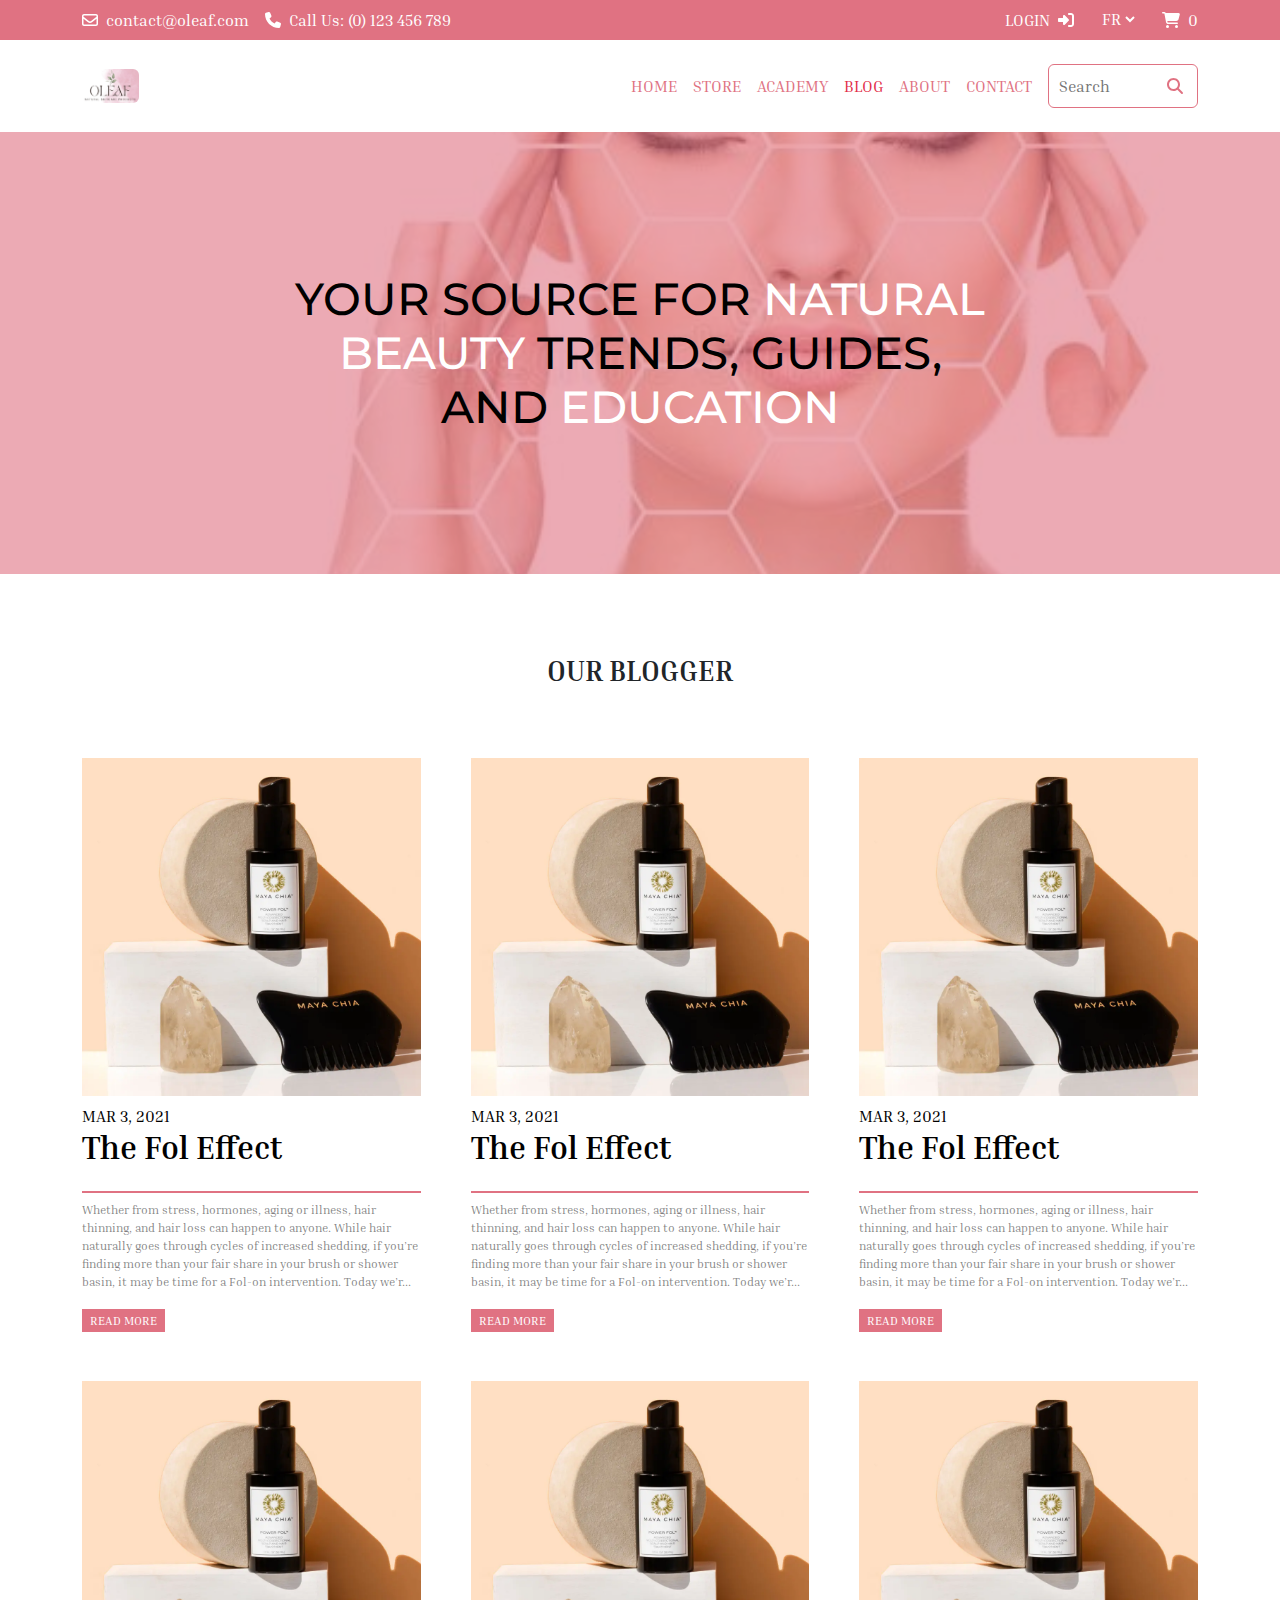
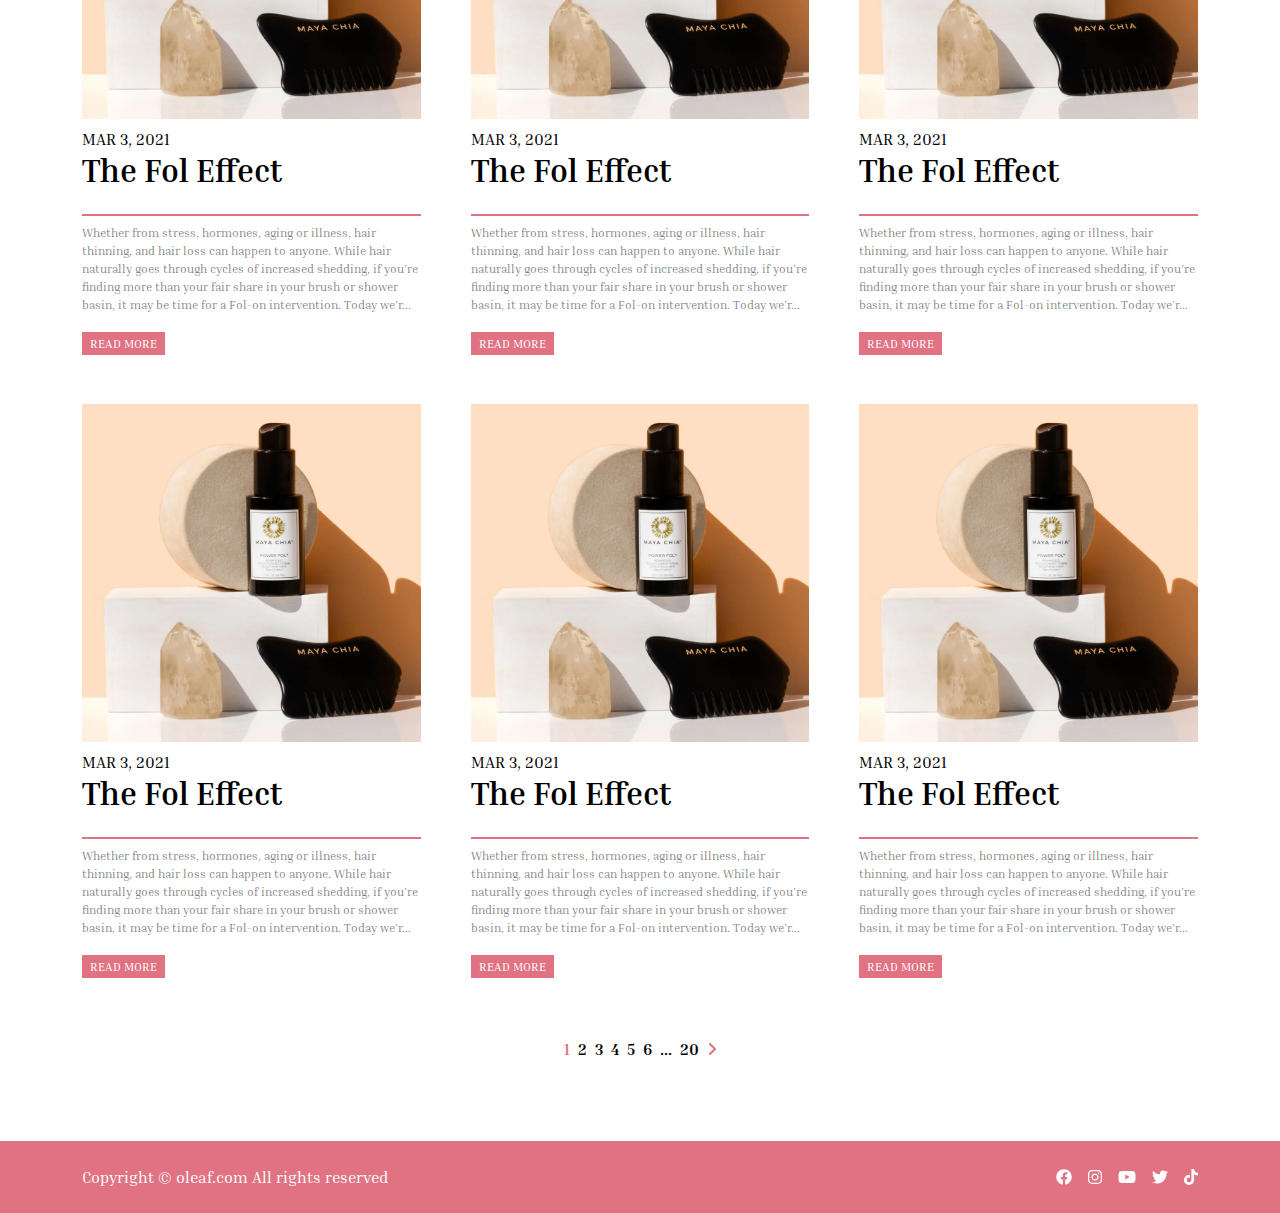
<file: blogger.html>
<!DOCTYPE html>
<html lang="en">
  <head>
    <meta charset="UTF-8" />
    <meta http-equiv="X-UA-Compatible" content="IE=edge" />
    <meta name="viewport" content="width=device-width, initial-scale=1.0" />
    <title>Blogger - OLEAF - Natural Skincare Products</title>
    <link rel="stylesheet" href="css/all.min.css" />
    <link rel="stylesheet" href="css/bootstrap.min.css" />
    <link rel="stylesheet" href="css/oleaf.css" />
    <link rel="preconnect" href="https://fonts.googleapis.com" />
    <link rel="preconnect" href="https://fonts.gstatic.com" crossorigin />
    <link
      href="https://fonts.googleapis.com/css2?family=Inria+Serif:wght@300;400;700&display=swap"
      rel="stylesheet"
    />
    <link rel="preconnect" href="https://fonts.googleapis.com" />
    <link rel="preconnect" href="https://fonts.gstatic.com" crossorigin />
    <link
      href="https://fonts.googleapis.com/css2?family=Montserrat:ital,wght@0,100;0,200;0,300;0,400;0,500;0,600;0,700;0,800;0,900;1,100;1,200;1,300;1,400;1,500;1,600;1,700;1,800;1,900&display=swap"
      rel="stylesheet"
    />
  </head>
  <body>
    <!-- Start NavBar -->

    <nav>
      <!-- Start SubNavBar -->
      <div class="sub-nav-bar py-2">
        <div
          class="container d-flex flex-column flex-md-row flex-lg-row align-items-center align-items-md-start align-items-lg-start"
        >
          <div
            class="contact d-flex flex-grow-1 flex-column flex-md-row flex-lg-row"
          >
            <a href="mailto:contact@oleaf.com" target="_blank">
              <div
                class="email d-flex justify-content-center align-items-center"
              >
                <i class="fa-regular fa-envelope" style="color: #ffffff"></i>
                <span class="email text-white ms-2">contact@oleaf.com</span>
              </div>
            </a>
            <a href="tel:123-456-7890" target="_blank">
              <div
                class="phone d-flex justify-content-center align-items-center ms-lg-3 my-1 my-lg-0 my-md-0"
              >
                <i class="fa-solid fa-phone" style="color: #ffffff"></i>
                <span class="email text-white ms-2"
                  >Call Us: (0) 123 456 789</span
                >
              </div>
            </a>
          </div>

          <div class="info d-flex">
            <a href="#">
              <div
                class="login d-flex justify-content-center align-items-center me-4"
              >
                <span class="email text-white me-2 text-uppercase">login</span>
                <i
                  class="fa-sharp fas fa-right-to-bracket"
                  style="color: #ffffff"
                ></i>
              </div>
            </a>
            <a href="#">
              <div
                class="lang d-flex justify-content-center align-items-center me-4"
              >
                <select class="select border border-0 text-white">
                  <option value="1" class="text-black bg-white">FR</option>
                  <option value="2" class="text-black bg-white">AR</option>
                </select>
              </div>
            </a>
            <div class="store d-flex justify-content-center align-items-center">
              <i
                class="fa-sharp fas fa-cart-shopping"
                style="color: #ffffff"
              ></i>
              <span class="email text-white ms-2">0</span>
            </div>
          </div>
        </div>
      </div>
      <!-- End SubNavBar -->

      <!-- Start Navbar -->
      <div class="navbar py-4">
        <div class="container d-flex align-items-center flex-nowrap">
          <div class="logo">
            <img class="rounded" src="images/logo.jpg" alt="" />
          </div>
          <div class="chackbox active">
            <i class="fa-sharp fal fa-bars fa-xl" style="color: #e07282"></i>
          </div>
          <div
            class="links d-flex flex-column flex-md-row flex-lg-row justify-content-end align-items-center gap-3"
          >
            <ul
              class="d-flex flex-column flex-md-row flex-lg-row justify-content-center gap-3 text-uppercase"
            >
              <li><a href="index.html">home</a></li>
              <li><a href="our-products.html">store</a></li>
              <li><a href="academy.html">academy</a></li>
              <li><a class="active" href="blogger.html">blog</a></li>
              <li><a href="about-us.html">about</a></li>
              <li><a href="">contact</a></li>
            </ul>
            <div class="search border border-1 p-2 rounded-2">
              <input
                class="border border-0"
                type="search"
                name=""
                id=""
                placeholder="Search"
              />
              <i
                class="fa-sharp fal fa-magnifying-glass"
                style="color: #e07282"
              ></i>
            </div>
          </div>
        </div>
      </div>
      <!-- End Navbar -->
    </nav>
    <!-- End NavBar -->

    <!-- Start Blogger Landing -->
    <div class="blogger-landing">
      <div class="overlay"></div>
      <div class="container">
        <h3
          class="blogger-landing-title text-black fw-medium text-uppercase text-center"
        >
          Your source for
          <span class="text-white">natural beauty</span> trends, guides, and
          <span class="text-white">education</span>
        </h3>
      </div>
    </div>
    <!-- End Blogger Landing -->

    <!-- Start Blogger  -->
    <div class="blogger-page">
      <div class="container">
        <h3 class="blogger-page-title text-center fw-bold">OUR BLOGGER</h3>
        <div class="blogger-box">
          <div class="blog">
            <a href="single-artical.html" target="_blank">
              <img src="images/blogger/blog-1.webp" alt="" />
              <p class="articale-date text-black text-uppercase fs-6 mb-0 mt-2">
                MAR 3, 2021
              </p>
              <h1 class="artical-title text-black fs-2 fw-bold mb-4">
                The Fol Effect
              </h1>
              <p class="artical-content text-black-50 pt-2">
                Whether from stress, hormones, aging or illness, hair thinning,
                and hair loss can happen to anyone. While hair naturally goes
                through cycles of increased shedding, if you’re finding more
                than your fair share in your brush or shower basin, it may be
                time for a Fol-on intervention. Today we’r...
              </p>
              <a href="" class="read-more text-white px-2 py-1 text-uppercase"
                >read more</a
              >
            </a>
          </div>
          <div class="blog">
            <a href="single-artical.html" target="_blank">
              <img src="images/blogger/blog-1.webp" alt="" />
              <p class="articale-date text-black text-uppercase fs-6 mb-0 mt-2">
                MAR 3, 2021
              </p>
              <h1 class="artical-title text-black fs-2 fw-bold mb-4">
                The Fol Effect
              </h1>
              <p class="artical-content text-black-50 pt-2">
                Whether from stress, hormones, aging or illness, hair thinning,
                and hair loss can happen to anyone. While hair naturally goes
                through cycles of increased shedding, if you’re finding more
                than your fair share in your brush or shower basin, it may be
                time for a Fol-on intervention. Today we’r...
              </p>
              <a href="" class="read-more text-white px-2 py-1 text-uppercase"
                >read more</a
              >
            </a>
          </div>
          <div class="blog">
            <a href="single-artical.html" target="_blank">
              <img src="images/blogger/blog-1.webp" alt="" />
              <p class="articale-date text-black text-uppercase fs-6 mb-0 mt-2">
                MAR 3, 2021
              </p>
              <h1 class="artical-title text-black fs-2 fw-bold mb-4">
                The Fol Effect
              </h1>
              <p class="artical-content text-black-50 pt-2">
                Whether from stress, hormones, aging or illness, hair thinning,
                and hair loss can happen to anyone. While hair naturally goes
                through cycles of increased shedding, if you’re finding more
                than your fair share in your brush or shower basin, it may be
                time for a Fol-on intervention. Today we’r...
              </p>
              <a href="" class="read-more text-white px-2 py-1 text-uppercase"
                >read more</a
              >
            </a>
          </div>
          <div class="blog">
            <a href="single-artical.html" target="_blank">
              <img src="images/blogger/blog-1.webp" alt="" />
              <p class="articale-date text-black text-uppercase fs-6 mb-0 mt-2">
                MAR 3, 2021
              </p>
              <h1 class="artical-title text-black fs-2 fw-bold mb-4">
                The Fol Effect
              </h1>
              <p class="artical-content text-black-50 pt-2">
                Whether from stress, hormones, aging or illness, hair thinning,
                and hair loss can happen to anyone. While hair naturally goes
                through cycles of increased shedding, if you’re finding more
                than your fair share in your brush or shower basin, it may be
                time for a Fol-on intervention. Today we’r...
              </p>
              <a href="" class="read-more text-white px-2 py-1 text-uppercase"
                >read more</a
              >
            </a>
          </div>
          <div class="blog">
            <a href="single-artical.html" target="_blank">
              <img src="images/blogger/blog-1.webp" alt="" />
              <p class="articale-date text-black text-uppercase fs-6 mb-0 mt-2">
                MAR 3, 2021
              </p>
              <h1 class="artical-title text-black fs-2 fw-bold mb-4">
                The Fol Effect
              </h1>
              <p class="artical-content text-black-50 pt-2">
                Whether from stress, hormones, aging or illness, hair thinning,
                and hair loss can happen to anyone. While hair naturally goes
                through cycles of increased shedding, if you’re finding more
                than your fair share in your brush or shower basin, it may be
                time for a Fol-on intervention. Today we’r...
              </p>
              <a href="" class="read-more text-white px-2 py-1 text-uppercase"
                >read more</a
              >
            </a>
          </div>
          <div class="blog">
            <a href="single-artical.html" target="_blank">
              <img src="images/blogger/blog-1.webp" alt="" />
              <p class="articale-date text-black text-uppercase fs-6 mb-0 mt-2">
                MAR 3, 2021
              </p>
              <h1 class="artical-title text-black fs-2 fw-bold mb-4">
                The Fol Effect
              </h1>
              <p class="artical-content text-black-50 pt-2">
                Whether from stress, hormones, aging or illness, hair thinning,
                and hair loss can happen to anyone. While hair naturally goes
                through cycles of increased shedding, if you’re finding more
                than your fair share in your brush or shower basin, it may be
                time for a Fol-on intervention. Today we’r...
              </p>
              <a href="" class="read-more text-white px-2 py-1 text-uppercase"
                >read more</a
              >
            </a>
          </div>
          <div class="blog">
            <a href="single-artical.html" target="_blank">
              <img src="images/blogger/blog-1.webp" alt="" />
              <p class="articale-date text-black text-uppercase fs-6 mb-0 mt-2">
                MAR 3, 2021
              </p>
              <h1 class="artical-title text-black fs-2 fw-bold mb-4">
                The Fol Effect
              </h1>
              <p class="artical-content text-black-50 pt-2">
                Whether from stress, hormones, aging or illness, hair thinning,
                and hair loss can happen to anyone. While hair naturally goes
                through cycles of increased shedding, if you’re finding more
                than your fair share in your brush or shower basin, it may be
                time for a Fol-on intervention. Today we’r...
              </p>
              <a href="" class="read-more text-white px-2 py-1 text-uppercase"
                >read more</a
              >
            </a>
          </div>
          <div class="blog">
            <a href="single-artical.html" target="_blank">
              <img src="images/blogger/blog-1.webp" alt="" />
              <p class="articale-date text-black text-uppercase fs-6 mb-0 mt-2">
                MAR 3, 2021
              </p>
              <h1 class="artical-title text-black fs-2 fw-bold mb-4">
                The Fol Effect
              </h1>
              <p class="artical-content text-black-50 pt-2">
                Whether from stress, hormones, aging or illness, hair thinning,
                and hair loss can happen to anyone. While hair naturally goes
                through cycles of increased shedding, if you’re finding more
                than your fair share in your brush or shower basin, it may be
                time for a Fol-on intervention. Today we’r...
              </p>
              <a href="" class="read-more text-white px-2 py-1 text-uppercase"
                >read more</a
              >
            </a>
          </div>
          <div class="blog">
            <a href="single-artical.html" target="_blank">
              <img src="images/blogger/blog-1.webp" alt="" />
              <p class="articale-date text-black text-uppercase fs-6 mb-0 mt-2">
                MAR 3, 2021
              </p>
              <h1 class="artical-title text-black fs-2 fw-bold mb-4">
                The Fol Effect
              </h1>
              <p class="artical-content text-black-50 pt-2">
                Whether from stress, hormones, aging or illness, hair thinning,
                and hair loss can happen to anyone. While hair naturally goes
                through cycles of increased shedding, if you’re finding more
                than your fair share in your brush or shower basin, it may be
                time for a Fol-on intervention. Today we’r...
              </p>
              <a href="" class="read-more text-white px-2 py-1 text-uppercase"
                >read more</a
              >
            </a>
          </div>
        </div>
        <div class="pagination">
          <ul class="d-flex justify-content-center align-items-center gap-2">
            <li><a class="text-black fw-bold active" href="">1</a></li>
            <li><a class="text-black fw-bold" href="">2</a></li>
            <li><a class="text-black fw-bold" href="">3</a></li>
            <li><a class="text-black fw-bold" href="">4</a></li>
            <li><a class="text-black fw-bold" href="">5</a></li>
            <li><a class="text-black fw-bold" href="">6</a></li>
            <li><a class="text-black fw-bold" href="">...</a></li>
            <li><a class="text-black fw-bold" href="">20</a></li>
            <li>
              <a class="text-black fw-bold" href=""
                ><i
                  class="fa-sharp fas fa-angle-right"
                  style="color: #e07282"
                ></i
              ></a>
            </li>
          </ul>
        </div>
      </div>
    </div>
    <!-- End Blogger -->

    <!-- Start Footer -->

    <div class="footer py-4">
      <div
        class="container d-flex align-items-center justify-content-between flex-column flex-md-row"
      >
        <p class="copyright mb-0 text-white">
          Copyright &copy; oleaf.com All rights reserved
        </p>
        <ul class="social-media d-flex align-items-center gap-3 mt-3 mt-md-0">
          <li>
            <a href=""
              ><i class="fa-brands fa-facebook" style="color: #ffffff"></i
            ></a>
          </li>
          <li>
            <a href=""
              ><i class="fa-brands fa-instagram" style="color: #ffffff"></i
            ></a>
          </li>
          <li>
            <a href=""
              ><i class="fa-brands fa-youtube" style="color: #ffffff"></i
            ></a>
          </li>
          <li>
            <a href=""
              ><i class="fa-brands fa-twitter" style="color: #ffffff"></i
            ></a>
          </li>
          <li>
            <a href=""
              ><i class="fa-brands fa-tiktok" style="color: #ffffff"></i
            ></a>
          </li>
        </ul>
      </div>
    </div>

    <!-- End Footer -->

    <script src="js/all.min.js"></script>
    <script src="js/bootstrap.bundle.min.js"></script>
    <script src="js/oleaf.js"></script>
  </body>
</html>
</file>
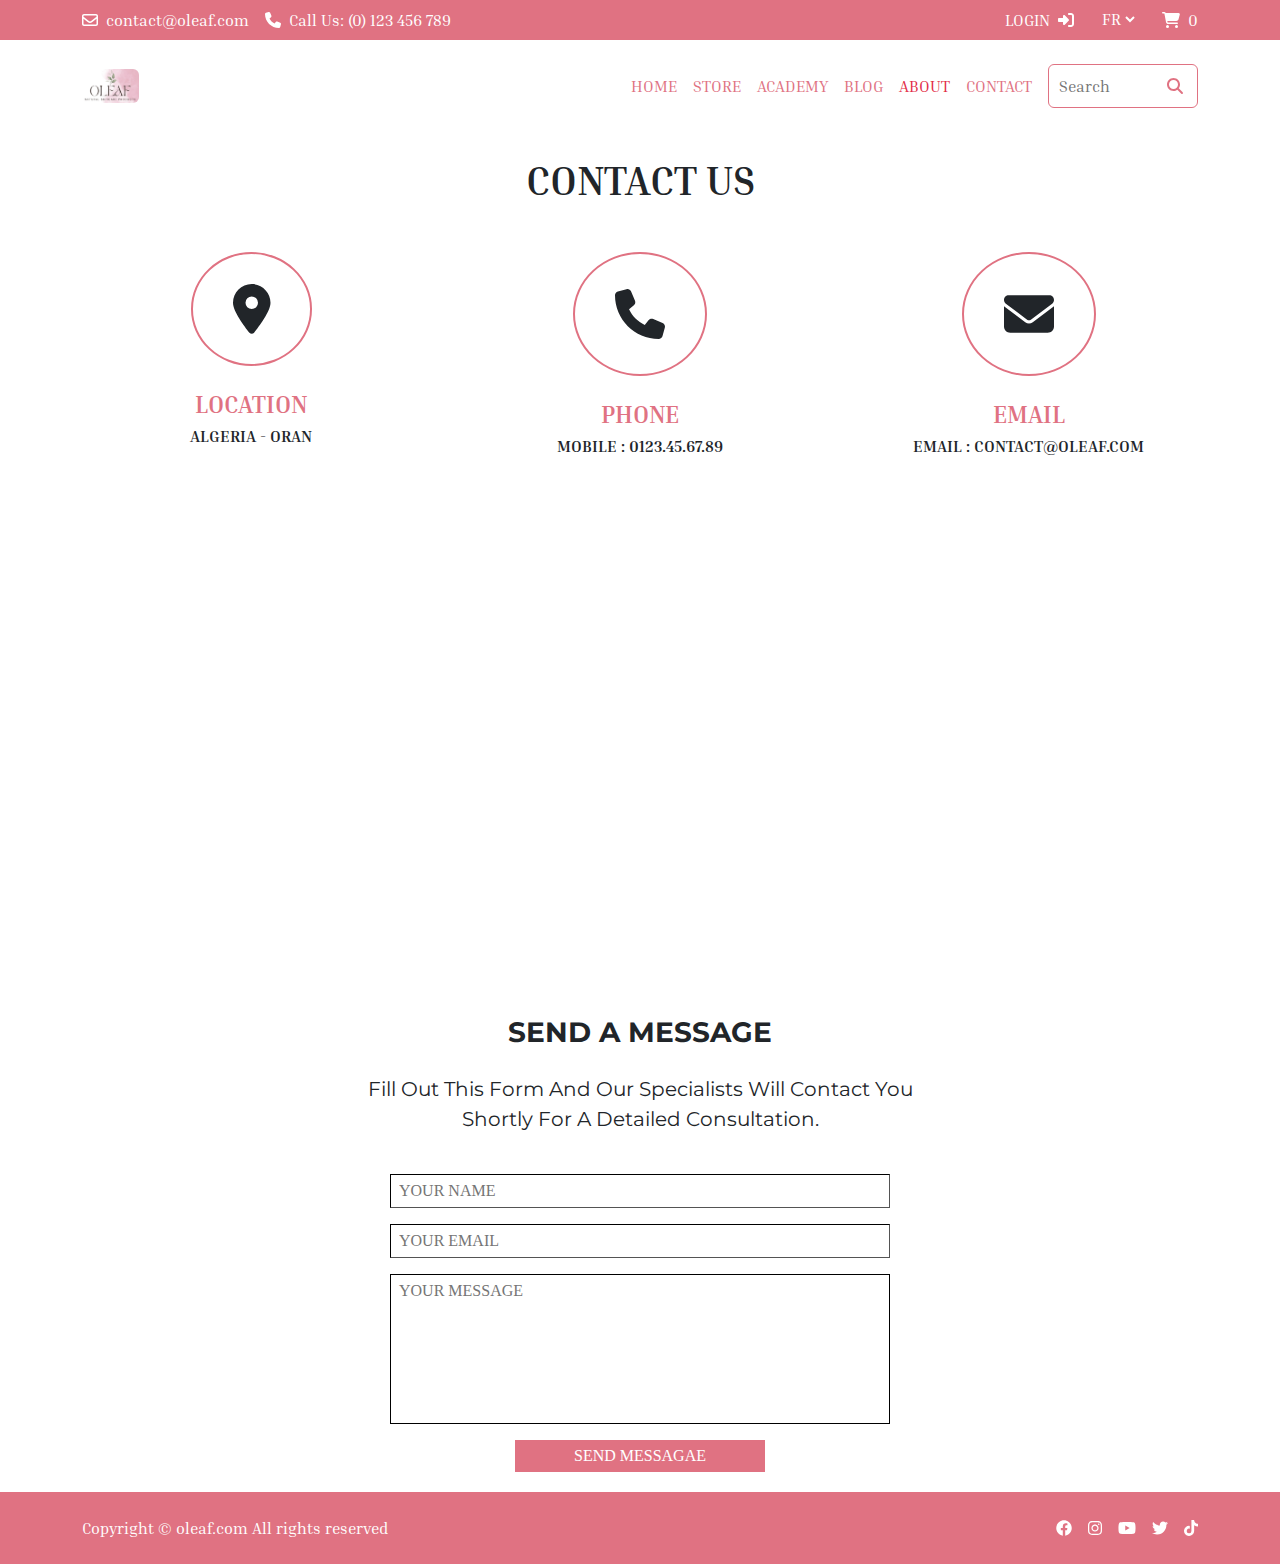
<file: contact-us.html>
<!DOCTYPE html>
<html lang="en">

<head>
    <meta charset="UTF-8" />
    <meta http-equiv="X-UA-Compatible" content="IE=edge" />
    <meta name="viewport" content="width=device-width, initial-scale=1.0" />
    <title>Contact Us - OLEAF - Natural Skincare Products</title>
    <link rel="stylesheet" href="css/all.min.css" />
    <link rel="stylesheet" href="css/bootstrap.min.css" />
    <link rel="stylesheet" href="css/oleaf.css" />
    <link rel="preconnect" href="https://fonts.googleapis.com" />
    <link rel="preconnect" href="https://fonts.gstatic.com" crossorigin />
    <link href="https://fonts.googleapis.com/css2?family=Inria+Serif:wght@300;400;700&display=swap" rel="stylesheet" />
    <link rel="preconnect" href="https://fonts.googleapis.com" />
    <link rel="preconnect" href="https://fonts.gstatic.com" crossorigin />
    <link
        href="https://fonts.googleapis.com/css2?family=Montserrat:ital,wght@0,100;0,200;0,300;0,400;0,500;0,600;0,700;0,800;0,900;1,100;1,200;1,300;1,400;1,500;1,600;1,700;1,800;1,900&display=swap"
        rel="stylesheet" />
</head>

<body>

    <!-- Start NavBar -->

    <nav>
        <!-- Start SubNavBar -->
        <div class="sub-nav-bar py-2">
            <div
                class="container d-flex flex-column flex-md-row flex-lg-row align-items-center align-items-md-start align-items-lg-start">
                <div class="contact d-flex flex-grow-1 flex-column flex-md-row flex-lg-row">
                    <a href="mailto:contact@oleaf.com" target="_blank">
                        <div class="email d-flex justify-content-center align-items-center">
                            <i class="fa-regular fa-envelope" style="color: #ffffff"></i>
                            <span class="email text-white ms-2">contact@oleaf.com</span>
                        </div>
                    </a>
                    <a href="tel:123-456-7890" target="_blank">
                        <div
                            class="phone d-flex justify-content-center align-items-center ms-lg-3 my-1 my-lg-0 my-md-0">
                            <i class="fa-solid fa-phone" style="color: #ffffff"></i>
                            <span class="email text-white ms-2">Call Us: (0) 123 456 789</span>
                        </div>
                    </a>
                </div>

                <div class="info d-flex">
                    <a href="#">
                        <div class="login d-flex justify-content-center align-items-center me-4">
                            <span class="email text-white me-2 text-uppercase">login</span>
                            <i class="fa-sharp fas fa-right-to-bracket" style="color: #ffffff"></i>
                        </div>
                    </a>
                    <a href="#">
                        <div class="lang d-flex justify-content-center align-items-center me-4">
                            <select class="select border border-0 text-white">
                                <option value="1" class="text-black bg-white">FR</option>
                                <option value="2" class="text-black bg-white">AR</option>
                            </select>
                        </div>
                    </a>
                    <div class="store d-flex justify-content-center align-items-center">
                        <i class="fa-sharp fas fa-cart-shopping" style="color: #ffffff"></i>
                        <span class="email text-white ms-2">0</span>
                    </div>
                </div>
            </div>
        </div>
        <!-- End SubNavBar -->

        <!-- Start Navbar -->
        <div class="navbar py-4">
            <div class="container d-flex align-items-center flex-nowrap">
                <div class="logo">
                    <img class="rounded" src="images/logo.jpg" alt="" />
                </div>
                <div class="chackbox active">
                    <i class="fa-sharp fal fa-bars fa-xl" style="color: #e07282"></i>
                </div>
                <div
                    class="links d-flex flex-column flex-md-row flex-lg-row justify-content-end align-items-center gap-3">
                    <ul class="d-flex flex-column flex-md-row flex-lg-row justify-content-center gap-3 text-uppercase">
                        <li><a href="index.html">home</a></li>
                        <li><a href="our-products.html">store</a></li>
                        <li><a href="academy.html">academy</a></li>
                        <li><a href="blogger.html">blog</a></li>
                        <li><a class="active" href="about-us.html">about</a></li>
                        <li><a href="">contact</a></li>
                    </ul>
                    <div class="search border border-1 p-2 rounded-2">
                        <input class="border border-0" type="search" name="" id="" placeholder="Search" />
                        <i class="fa-sharp fal fa-magnifying-glass" style="color: #e07282"></i>
                    </div>
                </div>
            </div>
        </div>
        <!-- End Navbar -->
    </nav>
    <!-- End NavBar -->

    <!-- Start Contact Information -->

    <div class="contact-info text-center mb-5">
        <div class="container">
            <h3 class="about-us-title text-uppercase text-center fs-1 fw-bold my-4">
                CONTACT US
            </h3>
            <div class="contact-info-box mt-5">
                <div class="contact-infomation">
                    <i class="fa-solid fa-location-dot"></i>
                    <h4 class="contact-infomation-title mt-4 text-uppercase fs-4 fw-bold">Location</h4>
                    <h4 class="contact-infomation-content text-uppercase fw-bold fs-6">Algeria - ORAN</h4>
                </div>
                <div class="contact-infomation">
                    <i class="fa-solid fa-phone"></i>
                    <h4 class="contact-infomation-title mt-4 text-uppercase fs-4 fw-bold">PHONE</h4>
                    <h4 class="contact-infomation-content text-uppercase fw-bold fs-6">Mobile : 0123.45.67.89</h4>
                </div>
                <div class="contact-infomation">
                    <i class="fa-solid fa-envelope"></i>
                    <h4 class="contact-infomation-title mt-4 text-uppercase fs-4 fw-bold">EMAIL</h4>
                    <h4 class="contact-infomation-content text-uppercase fw-bold fs-6">EMAIL : contact@oleaf.com</h4>
                </div>
            </div>
        </div>
    </div>

    <!-- End Contact Information -->

    <!-- Start MAP -->
    <div class="map my-5">
        <iframe
            src="https://www.google.com/maps/embed?pb=!1m14!1m12!1m3!1d3240.122692840359!2d-0.6421077191167814!3d35.6985982444226!2m3!1f0!2f0!3f0!3m2!1i1024!2i768!4f13.1!5e0!3m2!1sen!2sdz!4v1685125720716!5m2!1sen!2sdz"
            allowfullscreen="" loading="lazy" referrerpolicy="no-referrer-when-downgrade"></iframe>
    </div>

    <!-- End MAP -->

    <!-- Start Form Send Message -->

    <div class="send-message">
        <div class="container">
            <h3 class="about-us-title text-uppercase text-center fs-3 fw-bold my-4">
                Send a message
            </h3>
            <p class="text text-center text-capitalize fs-5">Fill out this form and our specialists will contact you
                shortly for a
                detailed
                consultation.
            </p>
            <form action="" class="contact d-flex flex-column justify-content-center gap-3">
                <input class="py-1 px-2 text-uppercase border-1 border-black" type="text" name="" id=""
                    placeholder="YOUR NAME" />
                <input class="py-1 px-2 text-uppercase border-1 border-black" type="email" name="" id=""
                    placeholder="YOUR EMAIL " />
                <textarea s class="py-1 px-2 text-uppercase border-1 border-black"
                    placeholder="Your Message"></textarea>
                <input class="py-1 px-2 text-uppercase text-white" type="submit" value="SEND MESSAGAE" />
            </form>
        </div>
    </div>

    <!-- End Form Send Message -->



    <!-- Start Footer -->

    <div class="footer py-4">
        <div class="container d-flex align-items-center justify-content-between flex-column flex-md-row">
            <p class="copyright mb-0 text-white">
                Copyright &copy; oleaf.com All rights reserved
            </p>
            <ul class="social-media d-flex align-items-center gap-3 mt-3 mt-md-0">
                <li>
                    <a href=""><i class="fa-brands fa-facebook" style="color: #ffffff"></i></a>
                </li>
                <li>
                    <a href=""><i class="fa-brands fa-instagram" style="color: #ffffff"></i></a>
                </li>
                <li>
                    <a href=""><i class="fa-brands fa-youtube" style="color: #ffffff"></i></a>
                </li>
                <li>
                    <a href=""><i class="fa-brands fa-twitter" style="color: #ffffff"></i></a>
                </li>
                <li>
                    <a href=""><i class="fa-brands fa-tiktok" style="color: #ffffff"></i></a>
                </li>
            </ul>
        </div>
    </div>

    <!-- End Footer -->

    <script src="js/all.min.js"></script>
    <script src="js/bootstrap.bundle.min.js"></script>
    <script src="js/oleaf.js"></script>





</body>

</html>
</file>
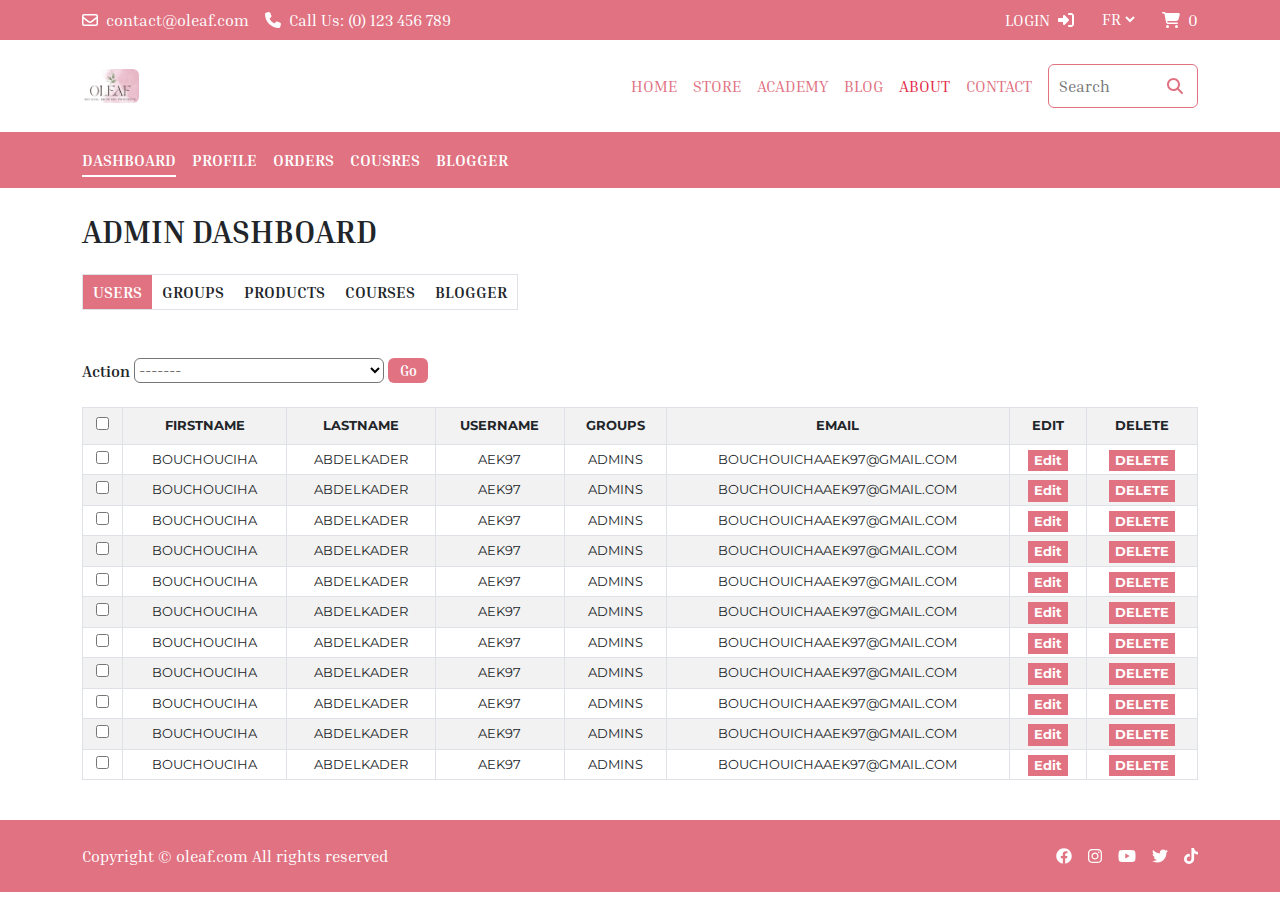
<file: dashboard.html>
<!DOCTYPE html>
<html lang="en">

<head>
    <meta charset="UTF-8">
    <meta http-equiv="X-UA-Compatible" content="IE=edge">
    <meta name="viewport" content="width=device-width, initial-scale=1.0">
    <title>Dashboard - OLEAF - Natural Skincare Products</title>
    <link rel="stylesheet" href="css/all.min.css" />
    <link rel="stylesheet" href="css/bootstrap.min.css" />
    <link rel="stylesheet" href="css/oleaf.css" />
    <link rel="preconnect" href="https://fonts.googleapis.com" />
    <link rel="preconnect" href="https://fonts.gstatic.com" crossorigin />
    <link href="https://fonts.googleapis.com/css2?family=Inria+Serif:wght@300;400;700&display=swap" rel="stylesheet" />
    <link rel="preconnect" href="https://fonts.googleapis.com" />
    <link rel="preconnect" href="https://fonts.gstatic.com" crossorigin />
    <link
        href="https://fonts.googleapis.com/css2?family=Montserrat:ital,wght@0,100;0,200;0,300;0,400;0,500;0,600;0,700;0,800;0,900;1,100;1,200;1,300;1,400;1,500;1,600;1,700;1,800;1,900&display=swap"
        rel="stylesheet" />
</head>

<body>
    <!-- Start NavBar -->

    <nav>
        <!-- Start SubNavBar -->
        <div class="sub-nav-bar py-2">
            <div
                class="container d-flex flex-column flex-md-row flex-lg-row align-items-center align-items-md-start align-items-lg-start">
                <div class="contact d-flex flex-grow-1 flex-column flex-md-row flex-lg-row">
                    <a href="mailto:contact@oleaf.com" target="_blank">
                        <div class="email d-flex justify-content-center align-items-center">
                            <i class="fa-regular fa-envelope" style="color: #ffffff"></i>
                            <span class="email text-white ms-2">contact@oleaf.com</span>
                        </div>
                    </a>
                    <a href="tel:123-456-7890" target="_blank">
                        <div
                            class="phone d-flex justify-content-center align-items-center ms-lg-3 my-1 my-lg-0 my-md-0">
                            <i class="fa-solid fa-phone" style="color: #ffffff"></i>
                            <span class="email text-white ms-2">Call Us: (0) 123 456 789</span>
                        </div>
                    </a>
                </div>

                <div class="info d-flex">
                    <a href="#">
                        <div class="login d-flex justify-content-center align-items-center me-4">
                            <span class="email text-white me-2 text-uppercase">login</span>
                            <i class="fa-sharp fas fa-right-to-bracket" style="color: #ffffff"></i>
                        </div>
                    </a>
                    <a href="#">
                        <div class="lang d-flex justify-content-center align-items-center me-4">
                            <select class="select border border-0 text-white">
                                <option value="1" class="text-black bg-white">FR</option>
                                <option value="2" class="text-black bg-white">AR</option>
                            </select>
                        </div>
                    </a>
                    <div class="store d-flex justify-content-center align-items-center">
                        <i class="fa-sharp fas fa-cart-shopping" style="color: #ffffff"></i>
                        <span class="email text-white ms-2">0</span>
                    </div>
                </div>
            </div>
        </div>
        <!-- End SubNavBar -->

        <!-- Start Navbar -->
        <div class="navbar py-4">
            <div class="container d-flex align-items-center flex-nowrap">
                <div class="logo">
                    <img class="rounded" src="images/logo.jpg" alt="" />
                </div>
                <div class="chackbox active">
                    <i class="fa-sharp fal fa-bars fa-xl" style="color: #e07282"></i>
                </div>
                <div
                    class="links d-flex flex-column flex-md-row flex-lg-row justify-content-end align-items-center gap-3">
                    <ul class="d-flex flex-column flex-md-row flex-lg-row justify-content-center gap-3 text-uppercase">
                        <li><a href="index.html">home</a></li>
                        <li><a href="our-products.html">store</a></li>
                        <li><a href="academy.html">academy</a></li>
                        <li><a href="blogger.html">blog</a></li>
                        <li><a class="active" href="about-us.html">about</a></li>
                        <li><a href="">contact</a></li>
                    </ul>
                    <div class="search border border-1 p-2 rounded-2">
                        <input class="border border-0" type="search" name="" id="" placeholder="Search" />
                        <i class="fa-sharp fal fa-magnifying-glass" style="color: #e07282"></i>
                    </div>
                </div>
            </div>
        </div>
        <!-- End Navbar -->
    </nav>
    <!-- End NavBar -->

    <!-- Start Account -->
    <div class="account mb-4">
        <div class="account-nav py-3">
            <div class="container">
                <ul class="d-flex flex-column flex-md-row justify-content-start align-items-center gap-3">
                    <li class="active text-uppercase text-white fw-bold fs-6">dashboard</li>
                    <li class="text-uppercase text-white fw-bold fs-6">profile</li>
                    <li class="text-uppercase text-white fw-bold fs-6">orders</li>
                    <li class="text-uppercase text-white fw-bold fs-6">cousres</li>
                    <li class="text-uppercase text-white fw-bold fs-6">blogger</li>
                </ul>
            </div>
        </div>
        <div class="sections">
            <div class="container">
                <div class="section dashboard" data-set="dashboard">
                    <h3 class="section-title text-uppercase my-4 fw-bold fs-2">admin dashboard</h3>
                    <div class="tabs-list mb-5">
                        <ul
                            class="d-flex flex-column flex-md-row justify-content-start align-items-center  border border-1">
                            <li class="active text-uppercase  fw-bold fs-6">users</li>
                            <li class="text-uppercase  fw-bold fs-6">groups</li>
                            <li class="text-uppercase  fw-bold fs-6">products</li>
                            <li class="text-uppercase  fw-bold fs-6">courses</li>
                            <li class="text-uppercase  fw-bold fs-6">blogger</li>
                        </ul>
                    </div>
                    <div class="tabs">
                        <div class="tab users" data-set="users">
                            <form class="action-form d-flex justify-content-start align-items-center gap-1" action="">
                                <label class="text-capitalize fw-bold" for="action">action</label>
                                <select class="rounded-2" name="action" id="action">
                                    <option value="">-------</option>
                                    <option class="text-capitalize" value="">delete seleted users</option>
                                </select>
                                <input class="fw-bold rounded-2" type="submit" value="Go">
                            </form>
                            <div class="table-responsive">
                                <table class="table table-striped table-hover mt-4 text-center table-bordered">
                                    <th><input class="users" data-filter="users" type="checkbox" name="" id=""></th>
                                    <th class="text-uppercase ">Firstname</th>
                                    <th class="text-uppercase ">Lastname</th>
                                    <th class="text-uppercase ">Username</th>
                                    <th class="text-uppercase " class="text-uppercase">Groups</th>
                                    <th class="text-uppercase ">Email</th>
                                    <th class="text-uppercase ">Edit</th>
                                    <th class="text-uppercase ">Delete</th>
                                    </tr>
                                    <tr>
                                        <td class="text-uppercase "><input class="users" type="checkbox" name="" id="">
                                        </td>
                                        <td class="text-uppercase ">BOUCHOUCIHA</td>
                                        <td class="text-uppercase ">Abdelkader</td>
                                        <td class="text-uppercase ">aek97</td>
                                        <td class="text-uppercase ">ADmins</td>
                                        <td class="text-uppercase ">BOUCHOUICHAAEK97@GMaiL.COM</td>
                                        <td class="text-uppercase ">
                                            <form action="">
                                                <input type="submit" value="Edit">
                                            </form>
                                        </td>
                                        <td class="">
                                            <form action="">
                                                <input class="" type="submit" value="DELETE">
                                            </form>
                                        </td>
                                    </tr>
                                    <tr>
                                        <td class="text-uppercase "><input class="users" type="checkbox" name="" id="">
                                        </td>
                                        <td class="text-uppercase ">BOUCHOUCIHA</td>
                                        <td class="text-uppercase ">Abdelkader</td>
                                        <td class="text-uppercase ">aek97</td>
                                        <td class="text-uppercase ">ADmins</td>
                                        <td class="text-uppercase ">BOUCHOUICHAAEK97@GMaiL.COM</td>
                                        <td class="text-uppercase ">
                                            <form action="">
                                                <input type="submit" value="Edit">
                                            </form>
                                        </td>
                                        <td class="">
                                            <form action="">
                                                <input class="" type="submit" value="DELETE">
                                            </form>
                                        </td>
                                    </tr>
                                    <tr>
                                        <td class="text-uppercase "><input class="users" type="checkbox" name="" id="">
                                        </td>
                                        <td class="text-uppercase ">BOUCHOUCIHA</td>
                                        <td class="text-uppercase ">Abdelkader</td>
                                        <td class="text-uppercase ">aek97</td>
                                        <td class="text-uppercase ">ADmins</td>
                                        <td class="text-uppercase ">BOUCHOUICHAAEK97@GMaiL.COM</td>
                                        <td class="text-uppercase ">
                                            <form action="">
                                                <input type="submit" value="Edit">
                                            </form>
                                        </td>
                                        <td class="">
                                            <form action="">
                                                <input class="" type="submit" value="DELETE">
                                            </form>
                                        </td>
                                    </tr>
                                    <tr>
                                        <td class="text-uppercase "><input class="users" type="checkbox" name="" id="">
                                        </td>
                                        <td class="text-uppercase ">BOUCHOUCIHA</td>
                                        <td class="text-uppercase ">Abdelkader</td>
                                        <td class="text-uppercase ">aek97</td>
                                        <td class="text-uppercase ">ADmins</td>
                                        <td class="text-uppercase ">BOUCHOUICHAAEK97@GMaiL.COM</td>
                                        <td class="text-uppercase ">
                                            <form action="">
                                                <input type="submit" value="Edit">
                                            </form>
                                        </td>
                                        <td class="">
                                            <form action="">
                                                <input class="" type="submit" value="DELETE">
                                            </form>
                                        </td>
                                    </tr>
                                    <tr>
                                        <td class="text-uppercase "><input class="users" type="checkbox" name="" id="">
                                        </td>
                                        <td class="text-uppercase ">BOUCHOUCIHA</td>
                                        <td class="text-uppercase ">Abdelkader</td>
                                        <td class="text-uppercase ">aek97</td>
                                        <td class="text-uppercase ">ADmins</td>
                                        <td class="text-uppercase ">BOUCHOUICHAAEK97@GMaiL.COM</td>
                                        <td class="text-uppercase ">
                                            <form action="">
                                                <input type="submit" value="Edit">
                                            </form>
                                        </td>
                                        <td class="">
                                            <form action="">
                                                <input class="" type="submit" value="DELETE">
                                            </form>
                                        </td>
                                    </tr>
                                    <tr>
                                        <td class="text-uppercase "><input class="users" type="checkbox" name="" id="">
                                        </td>
                                        <td class="text-uppercase ">BOUCHOUCIHA</td>
                                        <td class="text-uppercase ">Abdelkader</td>
                                        <td class="text-uppercase ">aek97</td>
                                        <td class="text-uppercase ">ADmins</td>
                                        <td class="text-uppercase ">BOUCHOUICHAAEK97@GMaiL.COM</td>
                                        <td class="text-uppercase ">
                                            <form action="">
                                                <input type="submit" value="Edit">
                                            </form>
                                        </td>
                                        <td class="">
                                            <form action="">
                                                <input class="" type="submit" value="DELETE">
                                            </form>
                                        </td>
                                    </tr>
                                    <tr>
                                        <td class="text-uppercase "><input class="users" type="checkbox" name="" id="">
                                        </td>
                                        <td class="text-uppercase ">BOUCHOUCIHA</td>
                                        <td class="text-uppercase ">Abdelkader</td>
                                        <td class="text-uppercase ">aek97</td>
                                        <td class="text-uppercase ">ADmins</td>
                                        <td class="text-uppercase ">BOUCHOUICHAAEK97@GMaiL.COM</td>
                                        <td class="text-uppercase ">
                                            <form action="">
                                                <input type="submit" value="Edit">
                                            </form>
                                        </td>
                                        <td class="">
                                            <form action="">
                                                <input class="" type="submit" value="DELETE">
                                            </form>
                                        </td>
                                    </tr>
                                    <tr>
                                        <td class="text-uppercase "><input class="users" type="checkbox" name="" id="">
                                        </td>
                                        <td class="text-uppercase ">BOUCHOUCIHA</td>
                                        <td class="text-uppercase ">Abdelkader</td>
                                        <td class="text-uppercase ">aek97</td>
                                        <td class="text-uppercase ">ADmins</td>
                                        <td class="text-uppercase ">BOUCHOUICHAAEK97@GMaiL.COM</td>
                                        <td class="text-uppercase ">
                                            <form action="">
                                                <input type="submit" value="Edit">
                                            </form>
                                        </td>
                                        <td class="">
                                            <form action="">
                                                <input class="" type="submit" value="DELETE">
                                            </form>
                                        </td>
                                    </tr>
                                    <tr>
                                        <td class="text-uppercase "><input class="users" type="checkbox" name="" id="">
                                        </td>
                                        <td class="text-uppercase ">BOUCHOUCIHA</td>
                                        <td class="text-uppercase ">Abdelkader</td>
                                        <td class="text-uppercase ">aek97</td>
                                        <td class="text-uppercase ">ADmins</td>
                                        <td class="text-uppercase ">BOUCHOUICHAAEK97@GMaiL.COM</td>
                                        <td class="text-uppercase ">
                                            <form action="">
                                                <input type="submit" value="Edit">
                                            </form>
                                        </td>
                                        <td class="">
                                            <form action="">
                                                <input class="" type="submit" value="DELETE">
                                            </form>
                                        </td>
                                    </tr>
                                    <tr>
                                        <td class="text-uppercase "><input class="users" type="checkbox" name="" id="">
                                        </td>
                                        <td class="text-uppercase ">BOUCHOUCIHA</td>
                                        <td class="text-uppercase ">Abdelkader</td>
                                        <td class="text-uppercase ">aek97</td>
                                        <td class="text-uppercase ">ADmins</td>
                                        <td class="text-uppercase ">BOUCHOUICHAAEK97@GMaiL.COM</td>
                                        <td class="text-uppercase ">
                                            <form action="">
                                                <input type="submit" value="Edit">
                                            </form>
                                        </td>
                                        <td class="">
                                            <form action="">
                                                <input class="" type="submit" value="DELETE">
                                            </form>
                                        </td>
                                    </tr>
                                    <tr>
                                        <td class="text-uppercase "><input class="users" type="checkbox" name="" id="">
                                        </td>
                                        <td class="text-uppercase ">BOUCHOUCIHA</td>
                                        <td class="text-uppercase ">Abdelkader</td>
                                        <td class="text-uppercase ">aek97</td>
                                        <td class="text-uppercase ">ADmins</td>
                                        <td class="text-uppercase ">BOUCHOUICHAAEK97@GMaiL.COM</td>
                                        <td class="text-uppercase ">
                                            <form action="">
                                                <input type="submit" value="Edit">
                                            </form>
                                        </td>
                                        <td class="">
                                            <form action="">
                                                <input class="" type="submit" value="DELETE">
                                            </form>
                                        </td>
                                    </tr>
                                </table>
                            </div>
                        </div>
                        <div class="tab groups d-none" data-set="groups">
                            <form class="action-form d-flex justify-content-start align-items-center gap-1" action="">
                                <label class="text-capitalize fw-bold" for="action">action</label>
                                <select class="rounded-2" name="action" id="action">
                                    <option value="">-------</option>
                                    <option class="text-capitalize" value="">delete seleted Groups</option>
                                </select>
                                <input class="fw-bold rounded-2" type="submit" value="Go">
                            </form>
                            <div class="table-responsive">
                                <table class="table table-striped table-hover mt-4 text-center table-bordered">
                                    <th><input class="groups" type="checkbox" name="" id="" data-filter="groups"></th>
                                    <th class="text-uppercase ">Groups</th>
                                    <th class="text-uppercase ">Groups members</th>
                                    <th class="text-uppercase ">groups permissions</th>
                                    <tr>
                                        <td class="text-uppercase "><input class="groups" type="checkbox" name="" id="">
                                        </td>
                                        <td class="text-uppercase ">admins</td>
                                        <td class="groubs-members text-uppercase text-start">
                                            <ul>
                                                <li>bouchouicha abdelkader</li>
                                                <li>maisaa aziza</li>
                                            </ul>
                                        </td>
                                        <td class="groubs-permissions text-uppercase text-start ">
                                            <ul>
                                                <li>add new products</li>
                                                <li>delete products</li>
                                                <li>edit products</li>
                                            </ul>
                                        </td>
                                    </tr>
                                    <tr>
                                        <td class="text-uppercase "><input class="groups" type="checkbox" name="" id="">
                                        </td>
                                        <td class="text-uppercase ">admins</td>
                                        <td class="groubs-members text-uppercase text-start">
                                            <ul>
                                                <li>bouchouicha abdelkader</li>
                                                <li>maisaa aziza</li>
                                            </ul>
                                        </td>
                                        <td class="groubs-permissions text-uppercase text-start ">
                                            <ul>
                                                <li>add new products</li>
                                                <li>delete products</li>
                                                <li>edit products</li>
                                            </ul>
                                        </td>
                                    </tr>
                                    <tr>
                                        <td class="text-uppercase "><input class="groups" type="checkbox" name="" id="">
                                        </td>
                                        <td class="text-uppercase ">admins</td>
                                        <td class="groubs-members text-uppercase text-start">
                                            <ul>
                                                <li>bouchouicha abdelkader</li>
                                                <li>maisaa aziza</li>
                                            </ul>
                                        </td>
                                        <td class="groubs-permissions text-uppercase text-start ">
                                            <ul>
                                                <li>add new products</li>
                                                <li>delete products</li>
                                                <li>edit products</li>
                                            </ul>
                                        </td>
                                    </tr>
                                    <tr>
                                        <td class="text-uppercase "><input class="groups" type="checkbox" name="" id="">
                                        </td>
                                        <td class="text-uppercase ">admins</td>
                                        <td class="groubs-members text-uppercase text-start">
                                            <ul>
                                                <li>bouchouicha abdelkader</li>
                                                <li>maisaa aziza</li>
                                            </ul>
                                        </td>
                                        <td class="groubs-permissions text-uppercase text-start ">
                                            <ul>
                                                <li>add new products</li>
                                                <li>delete products</li>
                                                <li>edit products</li>
                                            </ul>
                                        </td>
                                    </tr>
                                </table>
                            </div>
                        </div>
                        <div class="tab products d-none" data-set="products"></div>
                        <div class="tab courses d-none" data-set="courses"></div>
                        <div class="tab blogger d-none" data-set="blogger"></div>
                    </div>
                </div>
                <div class="section profile d-none" data-set="profile">
                    <h3 class="section-title text-uppercase my-4 fw-bold fs-2">MY PROFILE</h3>
                    <div class="profile-info">
                        <div class="row justify-content-center align-items-center g-2 g-md-5 g-lg-5">
                            <div class="col-12 col-md-6 col-lg-6">
                                <div class="info">
                                    <div class="username">
                                        <form action="">
                                            <label class="text-capitalize fw-bold" for="username">username :</label>
                                            <input class="text-lowercase" type="text" name="username" id="username"
                                                value="Aek97" disabled>
                                            <input class="text-capitalize" type="submit" value="edit">
                                        </form>
                                    </div>
                                    <div class="password">
                                        <form action="">
                                            <label class="text-capitalize fw-bold" for="password">password :</label>
                                            <input class="text-capitalize" type="password" name="password" id="password"
                                                value="45d2297a7c343152dab4f5f8941005c6" disabled>
                                            <input class="text-capitalize" type="submit" value="edit">
                                        </form>

                                    </div>
                                    <div class="firstname">
                                        <form action="">
                                            <label class="text-capitalize fw-bold" for="firstname">firstname :</label>
                                            <input class="text-capitalize" type="text" name="firstname" id="firstname"
                                                value="bouchouicha" disabled>
                                            <input class="text-capitalize" type="submit" value="edit">

                                        </form>
                                    </div>
                                    <div class="lasttname">
                                        <form action="">
                                            <label class="text-capitalize fw-bold" for="lasttname">lasttname :</label>
                                            <input class="text-capitalize" type="text" name="lasttname" id="lasttname"
                                                value="Abdelkader" disabled>
                                            <input class="text-capitalize" type="submit" value="edit">

                                        </form>
                                    </div>
                                    <div class="email">
                                        <form action="">
                                            <label class="text-capitalize fw-bold" for="email">email :</label>
                                            <input class="text-lowercase" type="email" name="email" id="email"
                                                value="bouchouichaaek97@gmail.com" disabled>
                                            <input class="text-capitalize" type="submit" value="edit">

                                        </form>
                                    </div>
                                </div>
                            </div>
                            <div class="col-12 col-md-6 col-lg-6">
                                <img src="images/no picture profile.jpeg" alt="">
                            </div>
                        </div>
                    </div>
                </div>
                <div class="section orders d-none" data-set="orders">
                    <h3 class="section-title text-uppercase my-4 fw-bold fs-2">MY Orders</h3>
                    <div class="products">
                        <a href="single-product.html" target="_blank">
                            <div class="product">
                                <img src="images/Product/Product-13.jpg" alt="" />
                                <p class="product-category pt-2 text-black">ALPYN BEAUTY</p>
                                <h1 class="product-name text-black">Pore Perfecting Liquid</h1>
                                <p class="product-desc text-black-50">
                                    A leave-on liquid exfoliator designed to brighten and support
                                    evening out skin tone and texture. A 2% salicylic acid
                                    concentration will help pores appear diminished while dissolving
                                    excess oil.
                                </p>
                                <span class="product-price text-black-50">1000 DA</span>
                            </div>
                        </a>
                        <a href="single-product.html" target="_blank">
                            <div class="product">
                                <img src="images/Product/Product-6.jpg" alt="" />
                                <p class="product-category pt-2 text-black">AYUNA</p>
                                <h1 class="product-name text-black">Eye Serum</h1>
                                <p class="product-desc text-black-50">
                                    A leave-on liquid exfoliator designed to brighten and support
                                    evening out skin tone and texture. A 2% salicylic acid
                                    concentration will help pores appear diminished while dissolving
                                    excess oil.
                                </p>
                                <span class="product-price text-black-50">1500 DA</span>
                            </div>
                        </a>
                        <a href="single-product.html" target="_blank">
                            <div class="product">
                                <img src="images/Product/Product-7.jpg" alt="" />
                                <p class="product-category pt-2 text-black">NINI Organics</p>
                                <h1 class="product-name text-black">Rosé Face Mist</h1>
                                <p class="product-desc text-black-50">
                                    A leave-on liquid exfoliator designed to brighten and support
                                    evening out skin tone and texture. A 2% salicylic acid
                                    concentration will help pores appear diminished while dissolving
                                    excess oil.
                                </p>
                                <span class="product-price text-black-50">2000 DA</span>
                            </div>
                        </a>
                        <a href="single-product.html" target="_blank">
                            <div class="product">
                                <img src="images/Product/Product-13.jpg" alt="" />
                                <p class="product-category pt-2 text-black">ALPYN BEAUTY</p>
                                <h1 class="product-name text-black">Pore Perfecting Liquid</h1>
                                <p class="product-desc text-black-50">
                                    A leave-on liquid exfoliator designed to brighten and support
                                    evening out skin tone and texture. A 2% salicylic acid
                                    concentration will help pores appear diminished while dissolving
                                    excess oil.
                                </p>
                                <span class="product-price text-black-50">1000 DA</span>
                            </div>
                        </a>
                        <a href="single-product.html" target="_blank">
                            <div class="product">
                                <img src="images/Product/Product-6.jpg" alt="" />
                                <p class="product-category pt-2 text-black">AYUNA</p>
                                <h1 class="product-name text-black">Eye Serum</h1>
                                <p class="product-desc text-black-50">
                                    A leave-on liquid exfoliator designed to brighten and support
                                    evening out skin tone and texture. A 2% salicylic acid
                                    concentration will help pores appear diminished while dissolving
                                    excess oil.
                                </p>
                                <span class="product-price text-black-50">1500 DA</span>
                            </div>
                        </a>
                        <a href="single-product.html" target="_blank">
                            <div class="product">
                                <img src="images/Product/Product-7.jpg" alt="" />
                                <p class="product-category pt-2 text-black">NINI Organics</p>
                                <h1 class="product-name text-black">Rosé Face Mist</h1>
                                <p class="product-desc text-black-50">
                                    A leave-on liquid exfoliator designed to brighten and support
                                    evening out skin tone and texture. A 2% salicylic acid
                                    concentration will help pores appear diminished while dissolving
                                    excess oil.
                                </p>
                                <span class="product-price text-black-50">2000 DA</span>
                            </div>
                        </a>
                        <a href="single-product.html" target="_blank">
                            <div class="product">
                                <img src="images/Product/Product-13.jpg" alt="" />
                                <p class="product-category pt-2 text-black">ALPYN BEAUTY</p>
                                <h1 class="product-name text-black">Pore Perfecting Liquid</h1>
                                <p class="product-desc text-black-50">
                                    A leave-on liquid exfoliator designed to brighten and support
                                    evening out skin tone and texture. A 2% salicylic acid
                                    concentration will help pores appear diminished while dissolving
                                    excess oil.
                                </p>
                                <span class="product-price text-black-50">1000 DA</span>
                            </div>
                        </a>
                        <a href="single-product.html" target="_blank">
                            <div class="product">
                                <img src="images/Product/Product-6.jpg" alt="" />
                                <p class="product-category pt-2 text-black">AYUNA</p>
                                <h1 class="product-name text-black">Eye Serum</h1>
                                <p class="product-desc text-black-50">
                                    A leave-on liquid exfoliator designed to brighten and support
                                    evening out skin tone and texture. A 2% salicylic acid
                                    concentration will help pores appear diminished while dissolving
                                    excess oil.
                                </p>
                                <span class="product-price text-black-50">1500 DA</span>
                            </div>
                        </a>
                        <a href="single-product.html" target="_blank">
                            <div class="product">
                                <img src="images/Product/Product-7.jpg" alt="" />
                                <p class="product-category pt-2 text-black">NINI Organics</p>
                                <h1 class="product-name text-black">Rosé Face Mist</h1>
                                <p class="product-desc text-black-50">
                                    A leave-on liquid exfoliator designed to brighten and support
                                    evening out skin tone and texture. A 2% salicylic acid
                                    concentration will help pores appear diminished while dissolving
                                    excess oil.
                                </p>
                                <span class="product-price text-black-50">2000 DA</span>
                            </div>
                        </a>
                    </div>
                    <div class="pagination">
                        <ul class="d-flex justify-content-center align-items-center gap-2">
                            <li><a class="text-black fw-bold active" href="">1</a></li>
                            <li><a class="text-black fw-bold" href="">2</a></li>
                            <li><a class="text-black fw-bold" href="">3</a></li>
                            <li><a class="text-black fw-bold" href="">4</a></li>
                            <li><a class="text-black fw-bold" href="">5</a></li>
                            <li><a class="text-black fw-bold" href="">6</a></li>
                            <li><a class="text-black fw-bold" href="">...</a></li>
                            <li><a class="text-black fw-bold" href="">10</a></li>
                            <li>
                                <a class="text-black fw-bold" href=""><i class="fa-sharp fas fa-angle-right"
                                        style="color: #e07282"></i></a>
                            </li>
                        </ul>
                    </div>
                </div>
                <div class="section cousres d-none" data-set="cousres">
                    <h3 class="section-title text-uppercase my-4 fw-bold fs-2">MY COUSRES</h3>
                    <div class="courses-box">
                        <a class="text-black" href="single-course.html">
                            <div class="course">
                                <img src="images/Courses/Course.jpeg" alt="" srcset="" />
                                <div class="course-info d-flex justify-content-between align-items-center">
                                    <span class="text-uppercase">17,525 students</span>
                                    <span class="text-uppercase">4h50M</span>
                                </div>
                                <h3 class="course-title text-uppercase fs-5 fw-medium mt-2">
                                    Making Natural Skincare Products
                                </h3>
                                <ul class="course-rating d-flex align-items-center">
                                    <li>
                                        <i class="fa-sharp fas fa-star" style="color: #e59819"></i>
                                    </li>
                                    <li>
                                        <i class="fa-sharp fas fa-star" style="color: #e59819"></i>
                                    </li>
                                    <li>
                                        <i class="fa-sharp fas fa-star" style="color: #e59819"></i>
                                    </li>
                                    <li>
                                        <i class="fa-sharp fas fa-star" style="color: #e59819"></i>
                                    </li>
                                    <li>
                                        <i class="fa-sharp far fa-star" style="color: #e59819"></i>
                                    </li>
                                </ul>
                                <h3 class="course-price text-uppercase fs-5">12000.00 DA</h3>
                            </div>
                        </a>
                        <a class="text-black" href="single-course.html">
                            <div class="course">
                                <img src="images/Courses/Course.jpeg" alt="" srcset="" />
                                <div class="course-info d-flex justify-content-between align-items-center">
                                    <span class="text-uppercase">17,525 students</span>
                                    <span class="text-uppercase">4h50M</span>
                                </div>
                                <h3 class="course-title text-uppercase fs-5 fw-medium mt-2">
                                    Making Natural Skincare Products
                                </h3>
                                <ul class="course-rating d-flex align-items-center">
                                    <li>
                                        <i class="fa-sharp fas fa-star" style="color: #e59819"></i>
                                    </li>
                                    <li>
                                        <i class="fa-sharp fas fa-star" style="color: #e59819"></i>
                                    </li>
                                    <li>
                                        <i class="fa-sharp fas fa-star" style="color: #e59819"></i>
                                    </li>
                                    <li>
                                        <i class="fa-sharp fas fa-star" style="color: #e59819"></i>
                                    </li>
                                    <li>
                                        <i class="fa-sharp far fa-star" style="color: #e59819"></i>
                                    </li>
                                </ul>
                                <h3 class="course-price text-uppercase fs-5">12000.00 DA</h3>
                            </div>
                        </a>
                        <a class="text-black" href="single-course.html">
                            <div class="course">
                                <img src="images/Courses/Course.jpeg" alt="" srcset="" />
                                <div class="course-info d-flex justify-content-between align-items-center">
                                    <span class="text-uppercase">17,525 students</span>
                                    <span class="text-uppercase">4h50M</span>
                                </div>
                                <h3 class="course-title text-uppercase fs-5 fw-medium mt-2">
                                    Making Natural Skincare Products
                                </h3>
                                <ul class="course-rating d-flex align-items-center">
                                    <li>
                                        <i class="fa-sharp fas fa-star" style="color: #e59819"></i>
                                    </li>
                                    <li>
                                        <i class="fa-sharp fas fa-star" style="color: #e59819"></i>
                                    </li>
                                    <li>
                                        <i class="fa-sharp fas fa-star" style="color: #e59819"></i>
                                    </li>
                                    <li>
                                        <i class="fa-sharp fas fa-star" style="color: #e59819"></i>
                                    </li>
                                    <li>
                                        <i class="fa-sharp far fa-star" style="color: #e59819"></i>
                                    </li>
                                </ul>
                                <h3 class="course-price text-uppercase fs-5">12000.00 DA</h3>
                            </div>
                        </a>
                        <a class="text-black" href="single-course.html">
                            <div class="course">
                                <img src="images/Courses/Course.jpeg" alt="" srcset="" />
                                <div class="course-info d-flex justify-content-between align-items-center">
                                    <span class="text-uppercase">17,525 students</span>
                                    <span class="text-uppercase">4h50M</span>
                                </div>
                                <h3 class="course-title text-uppercase fs-5 fw-medium mt-2">
                                    Making Natural Skincare Products
                                </h3>
                                <ul class="course-rating d-flex align-items-center">
                                    <li>
                                        <i class="fa-sharp fas fa-star" style="color: #e59819"></i>
                                    </li>
                                    <li>
                                        <i class="fa-sharp fas fa-star" style="color: #e59819"></i>
                                    </li>
                                    <li>
                                        <i class="fa-sharp fas fa-star" style="color: #e59819"></i>
                                    </li>
                                    <li>
                                        <i class="fa-sharp fas fa-star" style="color: #e59819"></i>
                                    </li>
                                    <li>
                                        <i class="fa-sharp far fa-star" style="color: #e59819"></i>
                                    </li>
                                </ul>
                                <h3 class="course-price text-uppercase fs-5">12000.00 DA</h3>
                            </div>
                        </a>
                        <a class="text-black" href="single-course.html">
                            <div class="course">
                                <img src="images/Courses/Course.jpeg" alt="" srcset="" />
                                <div class="course-info d-flex justify-content-between align-items-center">
                                    <span class="text-uppercase">17,525 students</span>
                                    <span class="text-uppercase">4h50M</span>
                                </div>
                                <h3 class="course-title text-uppercase fs-5 fw-medium mt-2">
                                    Making Natural Skincare Products
                                </h3>
                                <ul class="course-rating d-flex align-items-center">
                                    <li>
                                        <i class="fa-sharp fas fa-star" style="color: #e59819"></i>
                                    </li>
                                    <li>
                                        <i class="fa-sharp fas fa-star" style="color: #e59819"></i>
                                    </li>
                                    <li>
                                        <i class="fa-sharp fas fa-star" style="color: #e59819"></i>
                                    </li>
                                    <li>
                                        <i class="fa-sharp fas fa-star" style="color: #e59819"></i>
                                    </li>
                                    <li>
                                        <i class="fa-sharp far fa-star" style="color: #e59819"></i>
                                    </li>
                                </ul>
                                <h3 class="course-price text-uppercase fs-5">12000.00 DA</h3>
                            </div>
                        </a>
                        <a class="text-black" href="single-course.html">
                            <div class="course">
                                <img src="images/Courses/Course.jpeg" alt="" srcset="" />
                                <div class="course-info d-flex justify-content-between align-items-center">
                                    <span class="text-uppercase">17,525 students</span>
                                    <span class="text-uppercase">4h50M</span>
                                </div>
                                <h3 class="course-title text-uppercase fs-5 fw-medium mt-2">
                                    Making Natural Skincare Products
                                </h3>
                                <ul class="course-rating d-flex align-items-center">
                                    <li>
                                        <i class="fa-sharp fas fa-star" style="color: #e59819"></i>
                                    </li>
                                    <li>
                                        <i class="fa-sharp fas fa-star" style="color: #e59819"></i>
                                    </li>
                                    <li>
                                        <i class="fa-sharp fas fa-star" style="color: #e59819"></i>
                                    </li>
                                    <li>
                                        <i class="fa-sharp fas fa-star" style="color: #e59819"></i>
                                    </li>
                                    <li>
                                        <i class="fa-sharp far fa-star" style="color: #e59819"></i>
                                    </li>
                                </ul>
                                <h3 class="course-price text-uppercase fs-5">12000.00 DA</h3>
                            </div>
                        </a>
                        <a class="text-black" href="single-course.html">
                            <div class="course">
                                <img src="images/Courses/Course.jpeg" alt="" srcset="" />
                                <div class="course-info d-flex justify-content-between align-items-center">
                                    <span class="text-uppercase">17,525 students</span>
                                    <span class="text-uppercase">4h50M</span>
                                </div>
                                <h3 class="course-title text-uppercase fs-5 fw-medium mt-2">
                                    Making Natural Skincare Products
                                </h3>
                                <ul class="course-rating d-flex align-items-center">
                                    <li>
                                        <i class="fa-sharp fas fa-star" style="color: #e59819"></i>
                                    </li>
                                    <li>
                                        <i class="fa-sharp fas fa-star" style="color: #e59819"></i>
                                    </li>
                                    <li>
                                        <i class="fa-sharp fas fa-star" style="color: #e59819"></i>
                                    </li>
                                    <li>
                                        <i class="fa-sharp fas fa-star" style="color: #e59819"></i>
                                    </li>
                                    <li>
                                        <i class="fa-sharp far fa-star" style="color: #e59819"></i>
                                    </li>
                                </ul>
                                <h3 class="course-price text-uppercase fs-5">12000.00 DA</h3>
                            </div>
                        </a>
                        <a class="text-black" href="single-course.html">
                            <div class="course">
                                <img src="images/Courses/Course.jpeg" alt="" srcset="" />
                                <div class="course-info d-flex justify-content-between align-items-center">
                                    <span class="text-uppercase">17,525 students</span>
                                    <span class="text-uppercase">4h50M</span>
                                </div>
                                <h3 class="course-title text-uppercase fs-5 fw-medium mt-2">
                                    Making Natural Skincare Products
                                </h3>
                                <ul class="course-rating d-flex align-items-center">
                                    <li>
                                        <i class="fa-sharp fas fa-star" style="color: #e59819"></i>
                                    </li>
                                    <li>
                                        <i class="fa-sharp fas fa-star" style="color: #e59819"></i>
                                    </li>
                                    <li>
                                        <i class="fa-sharp fas fa-star" style="color: #e59819"></i>
                                    </li>
                                    <li>
                                        <i class="fa-sharp fas fa-star" style="color: #e59819"></i>
                                    </li>
                                    <li>
                                        <i class="fa-sharp far fa-star" style="color: #e59819"></i>
                                    </li>
                                </ul>
                                <h3 class="course-price text-uppercase fs-5">12000.00 DA</h3>
                            </div>
                        </a>
                        <a class="text-black" href="single-course.html">
                            <div class="course">
                                <img src="images/Courses/Course.jpeg" alt="" srcset="" />
                                <div class="course-info d-flex justify-content-between align-items-center">
                                    <span class="text-uppercase">17,525 students</span>
                                    <span class="text-uppercase">4h50M</span>
                                </div>
                                <h3 class="course-title text-uppercase fs-5 fw-medium mt-2">
                                    Making Natural Skincare Products
                                </h3>
                                <ul class="course-rating d-flex align-items-center">
                                    <li>
                                        <i class="fa-sharp fas fa-star" style="color: #e59819"></i>
                                    </li>
                                    <li>
                                        <i class="fa-sharp fas fa-star" style="color: #e59819"></i>
                                    </li>
                                    <li>
                                        <i class="fa-sharp fas fa-star" style="color: #e59819"></i>
                                    </li>
                                    <li>
                                        <i class="fa-sharp fas fa-star" style="color: #e59819"></i>
                                    </li>
                                    <li>
                                        <i class="fa-sharp far fa-star" style="color: #e59819"></i>
                                    </li>
                                </ul>
                                <h3 class="course-price text-uppercase fs-5">12000.00 DA</h3>
                            </div>
                        </a>
                    </div>
                    <div class="pagination">
                        <ul class="d-flex justify-content-center align-items-center gap-2">
                            <li><a class="text-black fw-bold active" href="">1</a></li>
                            <li><a class="text-black fw-bold" href="">2</a></li>
                            <li><a class="text-black fw-bold" href="">3</a></li>
                            <li><a class="text-black fw-bold" href="">4</a></li>
                            <li><a class="text-black fw-bold" href="">5</a></li>
                            <li><a class="text-black fw-bold" href="">6</a></li>
                            <li><a class="text-black fw-bold" href="">...</a></li>
                            <li><a class="text-black fw-bold" href="">20</a></li>
                            <li>
                                <a class="text-black fw-bold" href=""><i class="fa-solid fa-angle-right"></i></a>
                            </li>
                        </ul>
                    </div>
                </div>
                <div class="section bloggers d-none" data-set="blogger">
                    <h3 class="section-title text-uppercase my-4 fw-bold fs-2">MY BLOGGER</h3>
                    <div class="blogger-box">
                        <div class="blog">
                            <a href="single-artical.html" target="_blank">
                                <img src="images/blogger/blog-1.webp" alt="" />
                                <p class="articale-date text-black text-uppercase fs-6 mb-0 mt-2">
                                    MAR 3, 2021
                                </p>
                                <h1 class="artical-title text-black fs-2 fw-bold mb-4">
                                    The Fol Effect
                                </h1>
                                <p class="artical-content text-black-50 pt-2">
                                    Whether from stress, hormones, aging or illness, hair thinning,
                                    and hair loss can happen to anyone. While hair naturally goes
                                    through cycles of increased shedding, if you’re finding more
                                    than your fair share in your brush or shower basin, it may be
                                    time for a Fol-on intervention. Today we’r...
                                </p>
                                <a href="" class="read-more text-white px-2 py-1 text-uppercase">read more</a>
                            </a>
                        </div>
                        <div class="blog">
                            <a href="single-artical.html" target="_blank">
                                <img src="images/blogger/blog-1.webp" alt="" />
                                <p class="articale-date text-black text-uppercase fs-6 mb-0 mt-2">
                                    MAR 3, 2021
                                </p>
                                <h1 class="artical-title text-black fs-2 fw-bold mb-4">
                                    The Fol Effect
                                </h1>
                                <p class="artical-content text-black-50 pt-2">
                                    Whether from stress, hormones, aging or illness, hair thinning,
                                    and hair loss can happen to anyone. While hair naturally goes
                                    through cycles of increased shedding, if you’re finding more
                                    than your fair share in your brush or shower basin, it may be
                                    time for a Fol-on intervention. Today we’r...
                                </p>
                                <a href="" class="read-more text-white px-2 py-1 text-uppercase">read more</a>
                            </a>
                        </div>
                        <div class="blog">
                            <a href="single-artical.html" target="_blank">
                                <img src="images/blogger/blog-1.webp" alt="" />
                                <p class="articale-date text-black text-uppercase fs-6 mb-0 mt-2">
                                    MAR 3, 2021
                                </p>
                                <h1 class="artical-title text-black fs-2 fw-bold mb-4">
                                    The Fol Effect
                                </h1>
                                <p class="artical-content text-black-50 pt-2">
                                    Whether from stress, hormones, aging or illness, hair thinning,
                                    and hair loss can happen to anyone. While hair naturally goes
                                    through cycles of increased shedding, if you’re finding more
                                    than your fair share in your brush or shower basin, it may be
                                    time for a Fol-on intervention. Today we’r...
                                </p>
                                <a href="" class="read-more text-white px-2 py-1 text-uppercase">read more</a>
                            </a>
                        </div>
                        <div class="blog">
                            <a href="single-artical.html" target="_blank">
                                <img src="images/blogger/blog-1.webp" alt="" />
                                <p class="articale-date text-black text-uppercase fs-6 mb-0 mt-2">
                                    MAR 3, 2021
                                </p>
                                <h1 class="artical-title text-black fs-2 fw-bold mb-4">
                                    The Fol Effect
                                </h1>
                                <p class="artical-content text-black-50 pt-2">
                                    Whether from stress, hormones, aging or illness, hair thinning,
                                    and hair loss can happen to anyone. While hair naturally goes
                                    through cycles of increased shedding, if you’re finding more
                                    than your fair share in your brush or shower basin, it may be
                                    time for a Fol-on intervention. Today we’r...
                                </p>
                                <a href="" class="read-more text-white px-2 py-1 text-uppercase">read more</a>
                            </a>
                        </div>
                        <div class="blog">
                            <a href="single-artical.html" target="_blank">
                                <img src="images/blogger/blog-1.webp" alt="" />
                                <p class="articale-date text-black text-uppercase fs-6 mb-0 mt-2">
                                    MAR 3, 2021
                                </p>
                                <h1 class="artical-title text-black fs-2 fw-bold mb-4">
                                    The Fol Effect
                                </h1>
                                <p class="artical-content text-black-50 pt-2">
                                    Whether from stress, hormones, aging or illness, hair thinning,
                                    and hair loss can happen to anyone. While hair naturally goes
                                    through cycles of increased shedding, if you’re finding more
                                    than your fair share in your brush or shower basin, it may be
                                    time for a Fol-on intervention. Today we’r...
                                </p>
                                <a href="" class="read-more text-white px-2 py-1 text-uppercase">read more</a>
                            </a>
                        </div>
                        <div class="blog">
                            <a href="single-artical.html" target="_blank">
                                <img src="images/blogger/blog-1.webp" alt="" />
                                <p class="articale-date text-black text-uppercase fs-6 mb-0 mt-2">
                                    MAR 3, 2021
                                </p>
                                <h1 class="artical-title text-black fs-2 fw-bold mb-4">
                                    The Fol Effect
                                </h1>
                                <p class="artical-content text-black-50 pt-2">
                                    Whether from stress, hormones, aging or illness, hair thinning,
                                    and hair loss can happen to anyone. While hair naturally goes
                                    through cycles of increased shedding, if you’re finding more
                                    than your fair share in your brush or shower basin, it may be
                                    time for a Fol-on intervention. Today we’r...
                                </p>
                                <a href="" class="read-more text-white px-2 py-1 text-uppercase">read more</a>
                            </a>
                        </div>
                        <div class="blog">
                            <a href="single-artical.html" target="_blank">
                                <img src="images/blogger/blog-1.webp" alt="" />
                                <p class="articale-date text-black text-uppercase fs-6 mb-0 mt-2">
                                    MAR 3, 2021
                                </p>
                                <h1 class="artical-title text-black fs-2 fw-bold mb-4">
                                    The Fol Effect
                                </h1>
                                <p class="artical-content text-black-50 pt-2">
                                    Whether from stress, hormones, aging or illness, hair thinning,
                                    and hair loss can happen to anyone. While hair naturally goes
                                    through cycles of increased shedding, if you’re finding more
                                    than your fair share in your brush or shower basin, it may be
                                    time for a Fol-on intervention. Today we’r...
                                </p>
                                <a href="" class="read-more text-white px-2 py-1 text-uppercase">read more</a>
                            </a>
                        </div>
                        <div class="blog">
                            <a href="single-artical.html" target="_blank">
                                <img src="images/blogger/blog-1.webp" alt="" />
                                <p class="articale-date text-black text-uppercase fs-6 mb-0 mt-2">
                                    MAR 3, 2021
                                </p>
                                <h1 class="artical-title text-black fs-2 fw-bold mb-4">
                                    The Fol Effect
                                </h1>
                                <p class="artical-content text-black-50 pt-2">
                                    Whether from stress, hormones, aging or illness, hair thinning,
                                    and hair loss can happen to anyone. While hair naturally goes
                                    through cycles of increased shedding, if you’re finding more
                                    than your fair share in your brush or shower basin, it may be
                                    time for a Fol-on intervention. Today we’r...
                                </p>
                                <a href="" class="read-more text-white px-2 py-1 text-uppercase">read more</a>
                            </a>
                        </div>
                        <div class="blog">
                            <a href="single-artical.html" target="_blank">
                                <img src="images/blogger/blog-1.webp" alt="" />
                                <p class="articale-date text-black text-uppercase fs-6 mb-0 mt-2">
                                    MAR 3, 2021
                                </p>
                                <h1 class="artical-title text-black fs-2 fw-bold mb-4">
                                    The Fol Effect
                                </h1>
                                <p class="artical-content text-black-50 pt-2">
                                    Whether from stress, hormones, aging or illness, hair thinning,
                                    and hair loss can happen to anyone. While hair naturally goes
                                    through cycles of increased shedding, if you’re finding more
                                    than your fair share in your brush or shower basin, it may be
                                    time for a Fol-on intervention. Today we’r...
                                </p>
                                <a href="" class="read-more text-white px-2 py-1 text-uppercase">read more</a>
                            </a>
                        </div>
                    </div>
                    <div class="pagination">
                        <ul class="d-flex justify-content-center align-items-center gap-2">
                            <li><a class="text-black fw-bold active" href="">1</a></li>
                            <li><a class="text-black fw-bold" href="">2</a></li>
                            <li><a class="text-black fw-bold" href="">3</a></li>
                            <li><a class="text-black fw-bold" href="">4</a></li>
                            <li><a class="text-black fw-bold" href="">5</a></li>
                            <li><a class="text-black fw-bold" href="">6</a></li>
                            <li><a class="text-black fw-bold" href="">...</a></li>
                            <li><a class="text-black fw-bold" href="">20</a></li>
                            <li>
                                <a class="text-black fw-bold" href=""><i class="fa-sharp fas fa-angle-right"
                                        style="color: #e07282"></i></a>
                            </li>
                        </ul>
                    </div>
                </div>
            </div>
        </div>
    </div>
    </div>

    <!-- End Account -->









    <!-- Start Footer -->

    <div class="footer py-4">
        <div class="container d-flex align-items-center justify-content-between flex-column flex-md-row">
            <p class="copyright mb-0 text-white">
                Copyright &copy; oleaf.com All rights reserved
            </p>
            <ul class="social-media d-flex align-items-center gap-3 mt-3 mt-md-0">
                <li>
                    <a href=""><i class="fa-brands fa-facebook" style="color: #ffffff"></i></a>
                </li>
                <li>
                    <a href=""><i class="fa-brands fa-instagram" style="color: #ffffff"></i></a>
                </li>
                <li>
                    <a href=""><i class="fa-brands fa-youtube" style="color: #ffffff"></i></a>
                </li>
                <li>
                    <a href=""><i class="fa-brands fa-twitter" style="color: #ffffff"></i></a>
                </li>
                <li>
                    <a href=""><i class="fa-brands fa-tiktok" style="color: #ffffff"></i></a>
                </li>
            </ul>
        </div>
    </div>

    <!-- End Footer -->

    <script src="js/all.min.js"></script>
    <script src="js/bootstrap.bundle.min.js"></script>
    <script src="js/oleaf.js"></script>

</body>

</html>
</file>
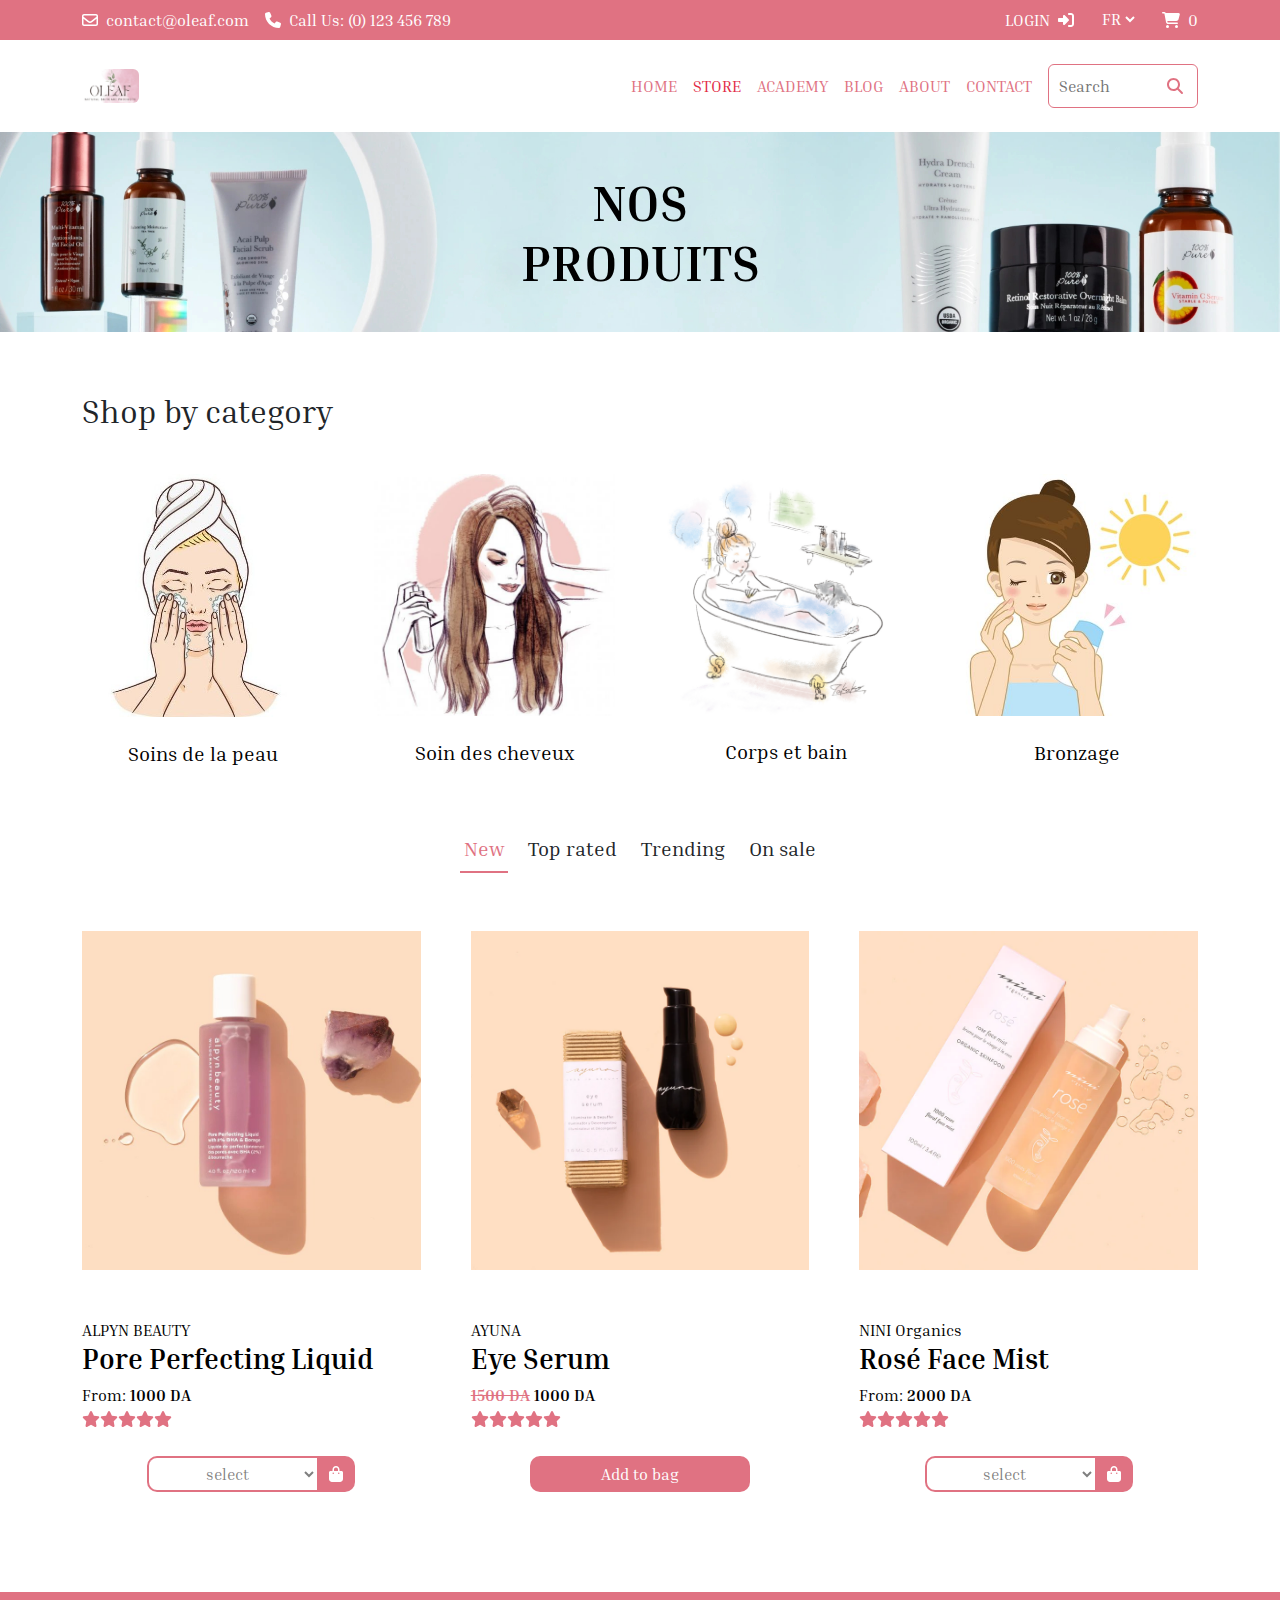
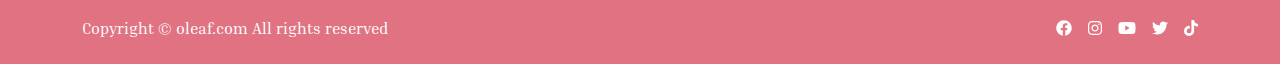
<file: our-products.html>
<!DOCTYPE html>
<html lang="en">
  <head>
    <meta charset="UTF-8" />
    <meta http-equiv="X-UA-Compatible" content="IE=edge" />
    <meta name="viewport" content="width=device-width, initial-scale=1.0" />
    <title>Our Products - OLEAF - Natural Skincare Products</title>
    <link rel="stylesheet" href="css/all.min.css" />
    <link rel="stylesheet" href="css/bootstrap.min.css" />
    <link rel="stylesheet" href="css/oleaf.css" />
    <link rel="preconnect" href="https://fonts.googleapis.com" />
    <link rel="preconnect" href="https://fonts.gstatic.com" crossorigin />
    <link
      href="https://fonts.googleapis.com/css2?family=Inria+Serif:wght@300;400;700&display=swap"
      rel="stylesheet"
    />
  </head>
  <body>
    <!-- Start NavBar -->

    <nav>
      <!-- Start SubNavBar -->
      <div class="sub-nav-bar py-2">
        <div
          class="container d-flex flex-column flex-md-row flex-lg-row align-items-center align-items-md-start align-items-lg-start"
        >
          <div
            class="contact d-flex flex-grow-1 flex-column flex-md-row flex-lg-row"
          >
            <a href="mailto:contact@oleaf.com" target="_blank">
              <div
                class="email d-flex justify-content-center align-items-center"
              >
                <i class="fa-regular fa-envelope" style="color: #ffffff"></i>
                <span class="email text-white ms-2">contact@oleaf.com</span>
              </div>
            </a>
            <a href="tel:123-456-7890" target="_blank">
              <div
                class="phone d-flex justify-content-center align-items-center ms-lg-3 my-1 my-lg-0 my-md-0"
              >
                <i class="fa-solid fa-phone" style="color: #ffffff"></i>
                <span class="email text-white ms-2"
                  >Call Us: (0) 123 456 789</span
                >
              </div>
            </a>
          </div>

          <div class="info d-flex">
            <a href="#">
              <div
                class="login d-flex justify-content-center align-items-center me-4"
              >
                <span class="email text-white me-2 text-uppercase">login</span>
                <i
                  class="fa-sharp fas fa-right-to-bracket"
                  style="color: #ffffff"
                ></i>
              </div>
            </a>
            <a href="#">
              <div
                class="lang d-flex justify-content-center align-items-center me-4"
              >
                <select class="select border border-0 text-white">
                  <option value="1" class="text-black bg-white">FR</option>
                  <option value="2" class="text-black bg-white">AR</option>
                </select>
              </div>
            </a>
            <div class="store d-flex justify-content-center align-items-center">
              <i
                class="fa-sharp fas fa-cart-shopping"
                style="color: #ffffff"
              ></i>
              <span class="email text-white ms-2">0</span>
            </div>
          </div>
        </div>
      </div>
      <!-- End SubNavBar -->

      <!-- Start Navbar -->
      <div class="navbar py-4">
        <div class="container d-flex align-items-center flex-nowrap">
          <div class="logo">
            <img class="rounded" src="images/logo.jpg" alt="" />
          </div>
          <div class="chackbox active">
            <i class="fa-sharp fal fa-bars fa-xl" style="color: #e07282"></i>
          </div>
          <div
            class="links d-flex flex-column flex-md-row flex-lg-row justify-content-end align-items-center gap-3"
          >
            <ul
              class="d-flex flex-column flex-md-row flex-lg-row justify-content-center gap-3 text-uppercase"
            >
              <li><a href="index.html">home</a></li>
              <li><a class="active" href="our-products.html">store</a></li>
              <li><a href="academy.html">academy</a></li>
              <li><a href="blogger.html">blog</a></li>
              <li><a href="about-us.html">about</a></li>
              <li><a href="">contact</a></li>
            </ul>
            <div class="search border border-1 p-2 rounded-2">
              <input
                class="border border-0"
                type="search"
                name=""
                id=""
                placeholder="Search"
              />
              <i
                class="fa-sharp fal fa-magnifying-glass"
                style="color: #e07282"
              ></i>
            </div>
          </div>
        </div>
      </div>
      <!-- End Navbar -->
    </nav>
    <!-- End NavBar -->

    <!-- Start Our Products Landing-->
    <div class="our-products-landing">
      <h2 class="our-products-title text-black text-uppercase">Nos produits</h2>
    </div>
    <!-- End Our Products Landing-->

    <!-- Start Our Products Category -->
    <div class="our-products-category">
      <div class="container">
        <h4 class="our-products-category-title fs-2">Shop by category</h4>
        <div class="categories mt-4">
          <div class="category">
            <a href="store.html" target="_blank">
              <img src="images/categories/Face.jpeg" alt="" />
              <h4 class="text-black fs-5 text-center mt-4">Soins de la peau</h4>
            </a>
          </div>
          <div class="category">
            <a href="store.html" target="_blank">
              <img src="images/categories/hair-2.jpeg" alt="" />
              <h4 class="text-black fs-5 text-center mt-4">Soin des cheveux</h4>
            </a>
          </div>
          <div class="category">
            <a href="store.html" target="_blank">
              <img src="images/categories/body-3.png" alt="" />
              <h4 class="text-black fs-5 text-center mt-4">Corps et bain</h4>
            </a>
          </div>
          <div class="category">
            <a href="store.html" target="_blank">
              <img src="images/categories/sun.jpeg" alt="" />
              <h4 class="text-black fs-5 text-center mt-4">Bronzage</h4>
            </a>
          </div>
        </div>
      </div>
    </div>
    <!-- End Our Products Category -->

    <!-- Start Our Products Shope -->

    <div class="our-products-shop">
      <div class="container">
        <div class="tags">
          <ul
            class="d-flex justify-content-center align-items-center gap-4 mb-5"
          >
            <li class="active fs-5">New</li>
            <li class="fs-5">Top rated</li>
            <li class="fs-5">Trending</li>
            <li class="fs-5">On sale</li>
          </ul>
        </div>
        <div class="shop">
          <div class="products">
            <a href="single-product.html" target="_blank">
              <div class="product">
                <img src="images/Product/ezgif.com-webp-to-jpg.jpg" alt="" />
                <p class="product-category pt-5 mb-0 fs-6 text-black">
                  ALPYN BEAUTY
                </p>
                <h1 class="product-name fs-3 fw-bold text-black">
                  Pore Perfecting Liquid
                </h1>
                <span class="product-price text-black"
                  >From: <span class="fw-bold">1000 DA</span></span
                >
                <ul class="rating d-flex align-items-center">
                  <li>
                    <i class="fa-sharp fas fa-star" style="color: #e07282"></i>
                  </li>
                  <li>
                    <i class="fa-sharp fas fa-star" style="color: #e07282"></i>
                  </li>
                  <li>
                    <i class="fa-sharp fas fa-star" style="color: #e07282"></i>
                  </li>
                  <li>
                    <i class="fa-sharp fas fa-star" style="color: #e07282"></i>
                  </li>
                  <li>
                    <i class="fa-sharp fas fa-star" style="color: #e07282"></i>
                  </li>
                </ul>
                <div
                  class="select d-flex justify-content-center align-items-center"
                >
                  <select class="text-black-50" name="" id="">
                    <option value="">select</option>
                    <option value="">30 ml</option>
                    <option value="">50 ml</option>
                  </select>
                  <button>
                    <i
                      class="fa-solid fa-bag-shopping"
                      style="color: #ffffff"
                    ></i>
                  </button>
                </div>
              </div>
            </a>
            <a href="single-product.html" target="_blank">
              <div class="product">
                <img src="images/Product/BHMar_46_770x.webp" alt="" />
                <p class="product-category pt-5 mb-0 text-black">AYUNA</p>
                <h1 class="product-name fs-3 fw-bold text-black">Eye Serum</h1>
                <span class="product-price"
                  ><span
                    class="fw-bold text-decoration-line-through"
                    style="color: var(--primary-color)"
                    >1500 DA</span
                  >
                  <span class="fw-bold text-black">1000 DA</span></span
                >
                <ul class="rating d-flex align-items-center">
                  <li>
                    <i class="fa-sharp fas fa-star" style="color: #e07282"></i>
                  </li>
                  <li>
                    <i class="fa-sharp fas fa-star" style="color: #e07282"></i>
                  </li>
                  <li>
                    <i class="fa-sharp fas fa-star" style="color: #e07282"></i>
                  </li>
                  <li>
                    <i class="fa-sharp fas fa-star" style="color: #e07282"></i>
                  </li>
                  <li>
                    <i class="fa-sharp fas fa-star" style="color: #e07282"></i>
                  </li>
                </ul>
                <div class="select">
                  <button class="text-white">Add to bag</button>
                </div>
              </div>
            </a>
            <a href="single-product.html" target="_blank">
              <div class="product">
                <img src="images/Product/BHMar_29_740_770x.webp" alt="" />
                <p class="product-category pt-5 mb-0 text-black">
                  NINI Organics
                </p>
                <h1 class="product-name fs-3 fw-bold text-black">
                  Rosé Face Mist
                </h1>
                <span class="product-price text-black"
                  >From: <span class="fw-bold">2000 DA</span></span
                >
                <ul class="rating d-flex align-items-center">
                  <li>
                    <i class="fa-sharp fas fa-star" style="color: #e07282"></i>
                  </li>
                  <li>
                    <i class="fa-sharp fas fa-star" style="color: #e07282"></i>
                  </li>
                  <li>
                    <i class="fa-sharp fas fa-star" style="color: #e07282"></i>
                  </li>
                  <li>
                    <i class="fa-sharp fas fa-star" style="color: #e07282"></i>
                  </li>
                  <li>
                    <i class="fa-sharp fas fa-star" style="color: #e07282"></i>
                  </li>
                </ul>
                <div
                  class="select d-flex justify-content-center align-items-center"
                >
                  <select class="text-black-50" name="" id="">
                    <option value="">select</option>
                    <option value="">30 ml</option>
                    <option value="">50 ml</option>
                  </select>
                  <button>
                    <i
                      class="fa-solid fa-bag-shopping"
                      style="color: #ffffff"
                    ></i>
                  </button>
                </div>
              </div>
            </a>
          </div>
        </div>
      </div>
    </div>

    <!-- End Our Products Shope -->

    <!-- Start Footer -->

    <div class="footer py-4">
      <div
        class="container d-flex align-items-center justify-content-between flex-column flex-md-row"
      >
        <p class="copyright mb-0 text-white">
          Copyright &copy; oleaf.com All rights reserved
        </p>
        <ul class="social-media d-flex align-items-center gap-3 mt-3 mt-md-0">
          <li>
            <a href=""
              ><i class="fa-brands fa-facebook" style="color: #ffffff"></i
            ></a>
          </li>
          <li>
            <a href=""
              ><i class="fa-brands fa-instagram" style="color: #ffffff"></i
            ></a>
          </li>
          <li>
            <a href=""
              ><i class="fa-brands fa-youtube" style="color: #ffffff"></i
            ></a>
          </li>
          <li>
            <a href=""
              ><i class="fa-brands fa-twitter" style="color: #ffffff"></i
            ></a>
          </li>
          <li>
            <a href=""
              ><i class="fa-brands fa-tiktok" style="color: #ffffff"></i
            ></a>
          </li>
        </ul>
      </div>
    </div>

    <!-- End Footer -->

    <script src="js/all.min.js"></script>
    <script src="js/bootstrap.bundle.min.js"></script>
    <script src="js/oleaf.js"></script>
  </body>
</html>
</file>
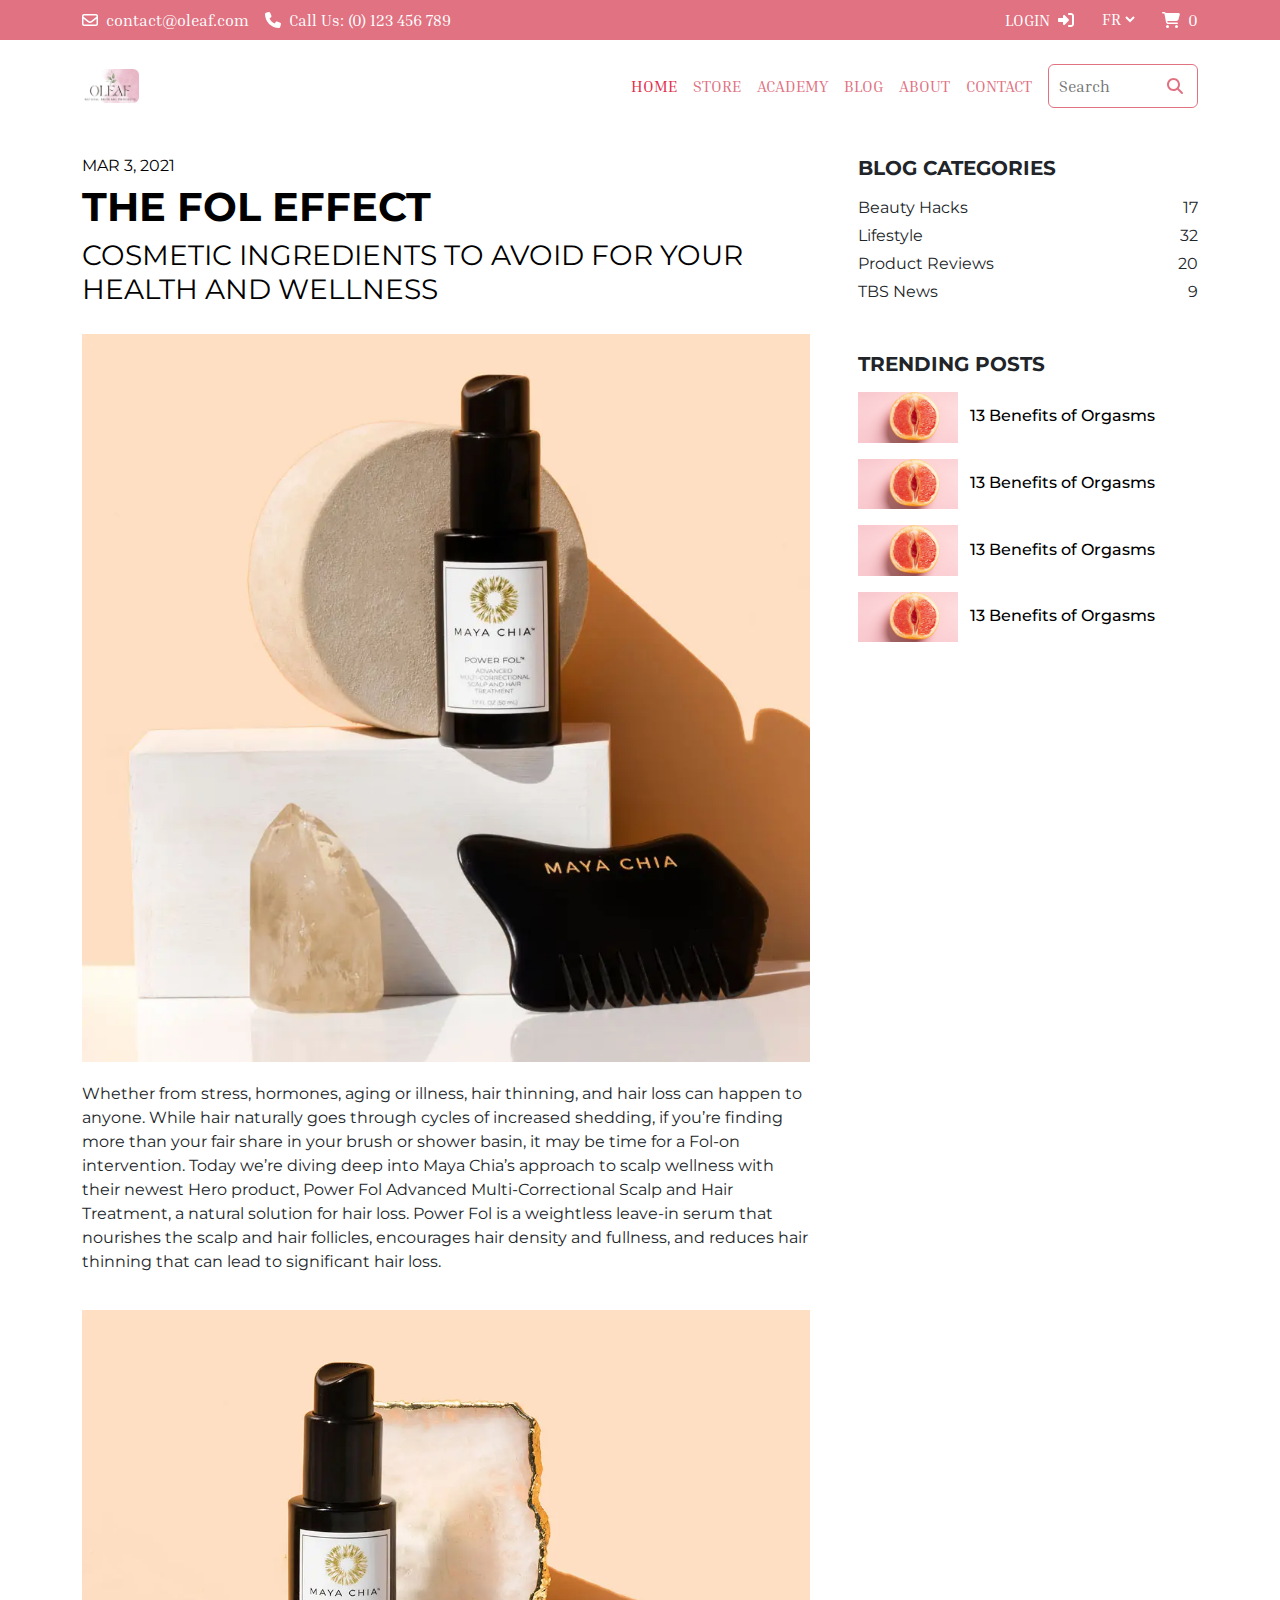
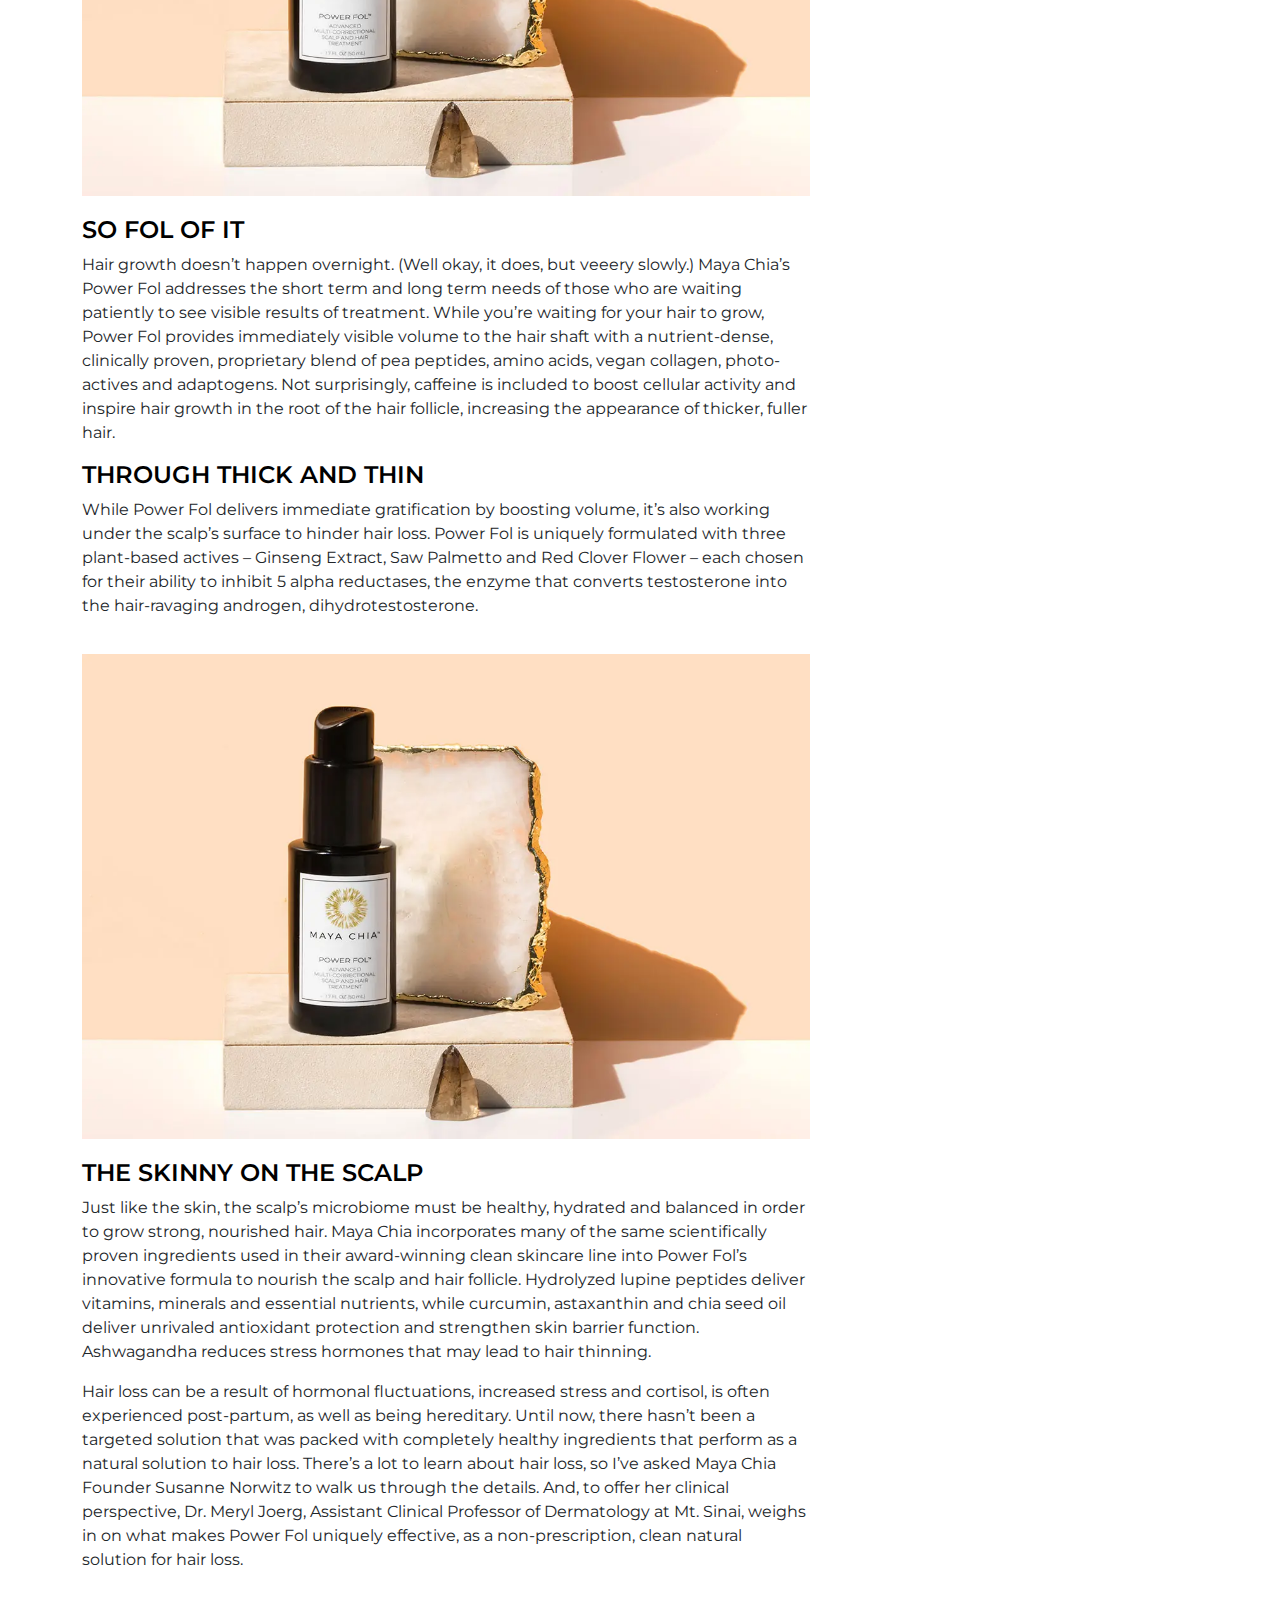
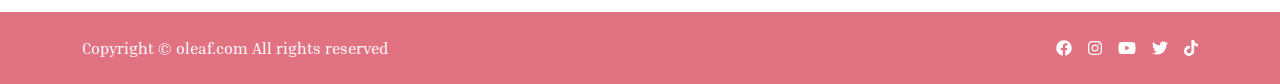
<file: single-artical.html>
<!DOCTYPE html>
<html lang="en">
  <head>
    <meta charset="UTF-8" />
    <meta http-equiv="X-UA-Compatible" content="IE=edge" />
    <meta name="viewport" content="width=device-width, initial-scale=1.0" />
    <title>Single Artical - OLEAF - Natural Skincare Products</title>
    <link rel="stylesheet" href="css/all.min.css" />
    <link rel="stylesheet" href="css/bootstrap.min.css" />
    <link rel="stylesheet" href="css/oleaf.css" />
    <link rel="preconnect" href="https://fonts.googleapis.com" />
    <link rel="preconnect" href="https://fonts.gstatic.com" crossorigin />
    <link
      href="https://fonts.googleapis.com/css2?family=Inria+Serif:wght@300;400;700&display=swap"
      rel="stylesheet"
    />
    <link rel="preconnect" href="https://fonts.googleapis.com" />
    <link rel="preconnect" href="https://fonts.gstatic.com" crossorigin />
    <link
      href="https://fonts.googleapis.com/css2?family=Montserrat:ital,wght@0,100;0,200;0,300;0,400;0,500;0,600;0,700;0,800;0,900;1,100;1,200;1,300;1,400;1,500;1,600;1,700;1,800;1,900&display=swap"
      rel="stylesheet"
    />
  </head>
  <body>
    <!-- Start NavBar -->

    <nav>
      <!-- Start SubNavBar -->
      <div class="sub-nav-bar py-2">
        <div
          class="container d-flex flex-column flex-md-row flex-lg-row align-items-center align-items-md-start align-items-lg-start"
        >
          <div
            class="contact d-flex flex-grow-1 flex-column flex-md-row flex-lg-row"
          >
            <a href="mailto:contact@oleaf.com" target="_blank">
              <div
                class="email d-flex justify-content-center align-items-center"
              >
                <i class="fa-regular fa-envelope" style="color: #ffffff"></i>
                <span class="email text-white ms-2">contact@oleaf.com</span>
              </div>
            </a>
            <a href="tel:123-456-7890" target="_blank">
              <div
                class="phone d-flex justify-content-center align-items-center ms-lg-3 my-1 my-lg-0 my-md-0"
              >
                <i class="fa-solid fa-phone" style="color: #ffffff"></i>
                <span class="email text-white ms-2"
                  >Call Us: (0) 123 456 789</span
                >
              </div>
            </a>
          </div>

          <div class="info d-flex">
            <a href="#">
              <div
                class="login d-flex justify-content-center align-items-center me-4"
              >
                <span class="email text-white me-2 text-uppercase">login</span>
                <i
                  class="fa-sharp fas fa-right-to-bracket"
                  style="color: #ffffff"
                ></i>
              </div>
            </a>
            <a href="#">
              <div
                class="lang d-flex justify-content-center align-items-center me-4"
              >
                <select class="select border border-0 text-white">
                  <option value="1" class="text-black bg-white">FR</option>
                  <option value="2" class="text-black bg-white">AR</option>
                </select>
              </div>
            </a>
            <div class="store d-flex justify-content-center align-items-center">
              <i
                class="fa-sharp fas fa-cart-shopping"
                style="color: #ffffff"
              ></i>
              <span class="email text-white ms-2">0</span>
            </div>
          </div>
        </div>
      </div>
      <!-- End SubNavBar -->

      <!-- Start Navbar -->
      <div class="navbar py-4">
        <div class="container d-flex align-items-center flex-nowrap">
          <div class="logo">
            <img class="rounded" src="images/logo.jpg" alt="" />
          </div>
          <div class="chackbox active">
            <i class="fa-sharp fal fa-bars fa-xl" style="color: #e07282"></i>
          </div>
          <div
            class="links d-flex flex-column flex-md-row flex-lg-row justify-content-end align-items-center gap-3"
          >
            <ul
              class="d-flex flex-column flex-md-row flex-lg-row justify-content-center gap-3 text-uppercase"
            >
              <li><a class="active" href="index.html">home</a></li>
              <li><a href="our-products.html">store</a></li>
              <li><a href="academy.html">academy</a></li>
              <li><a href="blogger.html">blog</a></li>
              <li><a href="about-us.html">about</a></li>
              <li><a href="">contact</a></li>
            </ul>
            <div class="search border border-1 p-2 rounded-2">
              <input
                class="border border-0"
                type="search"
                name=""
                id=""
                placeholder="Search"
              />
              <i
                class="fa-sharp fal fa-magnifying-glass"
                style="color: #e07282"
              ></i>
            </div>
          </div>
        </div>
      </div>
      <!-- End Navbar -->
    </nav>
    <!-- End NavBar -->

    <!-- Start Single Artical -->

    <div class="single-artical my-4">
      <div class="container">
        <div
          class="row justify-content-center align-items-start g-2 g-md-5 g-lg-5"
        >
          <div class="col-12 col-md-8 col-lg-8">
            <div class="artical">
              <h3 class="artical-date text-black text-uppercase fs-6 fw-normal">
                MAR 3, 2021
              </h3>
              <h3 class="artical-title text-black text-uppercase fs-1 fw-bold">
                The Fol Effect
              </h3>
              <h3
                class="artical-sub-title text-black text-uppercase fs-3 fw-normal"
              >
                Cosmetic ingredients to avoid for your health and wellness
              </h3>
              <img src="images/artical/artical-1.webp" alt="" />
              <p class="fw-normal">
                Whether from stress, hormones, aging or illness, hair thinning,
                and hair loss can happen to anyone. While hair naturally goes
                through cycles of increased shedding, if you’re finding more
                than your fair share in your brush or shower basin, it may be
                time for a Fol-on intervention. Today we’re diving deep into
                Maya Chia’s approach to scalp wellness with their newest Hero
                product, Power Fol Advanced Multi-Correctional Scalp and Hair
                Treatment, a natural solution for hair loss. Power Fol is a
                weightless leave-in serum that nourishes the scalp and hair
                follicles, encourages hair density and fullness, and reduces
                hair thinning that can lead to significant hair loss.
              </p>
              <img src="images/artical/artical-2.webp" alt="" />
              <h3 class="text-black text-uppercase fs-4 fw-semibold">
                So Fol Of It
              </h3>
              <p class="fw-normal">
                Hair growth doesn’t happen overnight. (Well okay, it does, but
                veeery slowly.) Maya Chia’s Power Fol addresses the short term
                and long term needs of those who are waiting patiently to see
                visible results of treatment. While you’re waiting for your hair
                to grow, Power Fol provides immediately visible volume to the
                hair shaft with a nutrient-dense, clinically proven, proprietary
                blend of pea peptides, amino acids, vegan collagen,
                photo-actives and adaptogens. Not surprisingly, caffeine is
                included to boost cellular activity and inspire hair growth in
                the root of the hair follicle, increasing the appearance of
                thicker, fuller hair.
              </p>
              <h3 class="text-black text-uppercase fs-4 fw-semibold">
                Through Thick and Thin
              </h3>
              <p class="fw-normal">
                While Power Fol delivers immediate gratification by boosting
                volume, it’s also working under the scalp’s surface to hinder
                hair loss. Power Fol is uniquely formulated with three
                plant-based actives – Ginseng Extract, Saw Palmetto and Red
                Clover Flower – each chosen for their ability to inhibit 5 alpha
                reductases, the enzyme that converts testosterone into the
                hair-ravaging androgen, dihydrotestosterone.
              </p>
              <img src="images/artical/artical-2.webp" alt="" />
              <h3 class="text-black text-uppercase fs-4 fw-semibold">
                The Skinny on the Scalp
              </h3>
              <p class="fw-normal">
                Just like the skin, the scalp’s microbiome must be healthy,
                hydrated and balanced in order to grow strong, nourished hair.
                Maya Chia incorporates many of the same scientifically proven
                ingredients used in their award-winning clean skincare line into
                Power Fol’s innovative formula to nourish the scalp and hair
                follicle. Hydrolyzed lupine peptides deliver vitamins, minerals
                and essential nutrients, while curcumin, astaxanthin and chia
                seed oil deliver unrivaled antioxidant protection and strengthen
                skin barrier function. Ashwagandha reduces stress hormones that
                may lead to hair thinning.
              </p>
              <p class="fw-normal">
                Hair loss can be a result of hormonal fluctuations, increased
                stress and cortisol, is often experienced post-partum, as well
                as being hereditary. Until now, there hasn’t been a targeted
                solution that was packed with completely healthy ingredients
                that perform as a natural solution to hair loss. There’s a lot
                to learn about hair loss, so I’ve asked Maya Chia Founder
                Susanne Norwitz to walk us through the details. And, to offer
                her clinical perspective, Dr. Meryl Joerg, Assistant Clinical
                Professor of Dermatology at Mt. Sinai, weighs in on what makes
                Power Fol uniquely effective, as a non-prescription, clean
                natural solution for hair loss.
              </p>
            </div>
          </div>
          <div class="col-12 col-md-4 col-lg-4">
            <h3 class="blog-categoty-title text-uppercase fs-5 fw-bold">
              Blog categories
            </h3>
            <ul class="blog-categoty mt-3">
              <li
                class="d-flex justify-content-between align-items-center mb-1"
              >
                Beauty Hacks <span>17</span>
              </li>
              <li
                class="d-flex justify-content-between align-items-center mb-1"
              >
                Lifestyle <span>32</span>
              </li>
              <li
                class="d-flex justify-content-between align-items-center mb-1"
              >
                Product Reviews <span>20</span>
              </li>
              <li
                class="d-flex justify-content-between align-items-center mb-1"
              >
                TBS News <span>9</span>
              </li>
            </ul>
            <h3 class="trending-posts-title text-uppercase fs-5 mt-5 fw-bold">
              Trending posts
            </h3>
            <ul class="trending-posts mt-3">
              <li class="mb-3">
                <a href="">
                  <img src="images/artical/trending-post.jpg" alt="" />
                  <span class="fw-medium ms-2 text-black"
                    >13 Benefits of Orgasms</span
                  >
                </a>
              </li>
              <li class="mb-3">
                <a href="">
                  <img src="images/artical/trending-post.jpg" alt="" />
                  <span class="fw-medium ms-2 text-black"
                    >13 Benefits of Orgasms</span
                  >
                </a>
              </li>
              <li class="mb-3">
                <a href="">
                  <img src="images/artical/trending-post.jpg" alt="" />
                  <span class="fw-medium ms-2 text-black"
                    >13 Benefits of Orgasms</span
                  >
                </a>
              </li>
              <li class="mb-3">
                <a href="">
                  <img src="images/artical/trending-post.jpg" alt="" />
                  <span class="fw-medium ms-2 text-black"
                    >13 Benefits of Orgasms</span
                  >
                </a>
              </li>
            </ul>
          </div>
        </div>
      </div>
    </div>

    <!-- End Single Artical -->

    <!-- Start Footer -->

    <div class="footer py-4">
      <div
        class="container d-flex align-items-center justify-content-between flex-column flex-md-row"
      >
        <p class="copyright mb-0 text-white">
          Copyright &copy; oleaf.com All rights reserved
        </p>
        <ul class="social-media d-flex align-items-center gap-3 mt-3 mt-md-0">
          <li>
            <a href=""
              ><i class="fa-brands fa-facebook" style="color: #ffffff"></i
            ></a>
          </li>
          <li>
            <a href=""
              ><i class="fa-brands fa-instagram" style="color: #ffffff"></i
            ></a>
          </li>
          <li>
            <a href=""
              ><i class="fa-brands fa-youtube" style="color: #ffffff"></i
            ></a>
          </li>
          <li>
            <a href=""
              ><i class="fa-brands fa-twitter" style="color: #ffffff"></i
            ></a>
          </li>
          <li>
            <a href=""
              ><i class="fa-brands fa-tiktok" style="color: #ffffff"></i
            ></a>
          </li>
        </ul>
      </div>
    </div>

    <!-- End Footer -->

    <script src="js/all.min.js"></script>
    <script src="js/bootstrap.bundle.min.js"></script>
    <script src="js/oleaf.js"></script>
  </body>
</html>
</file>
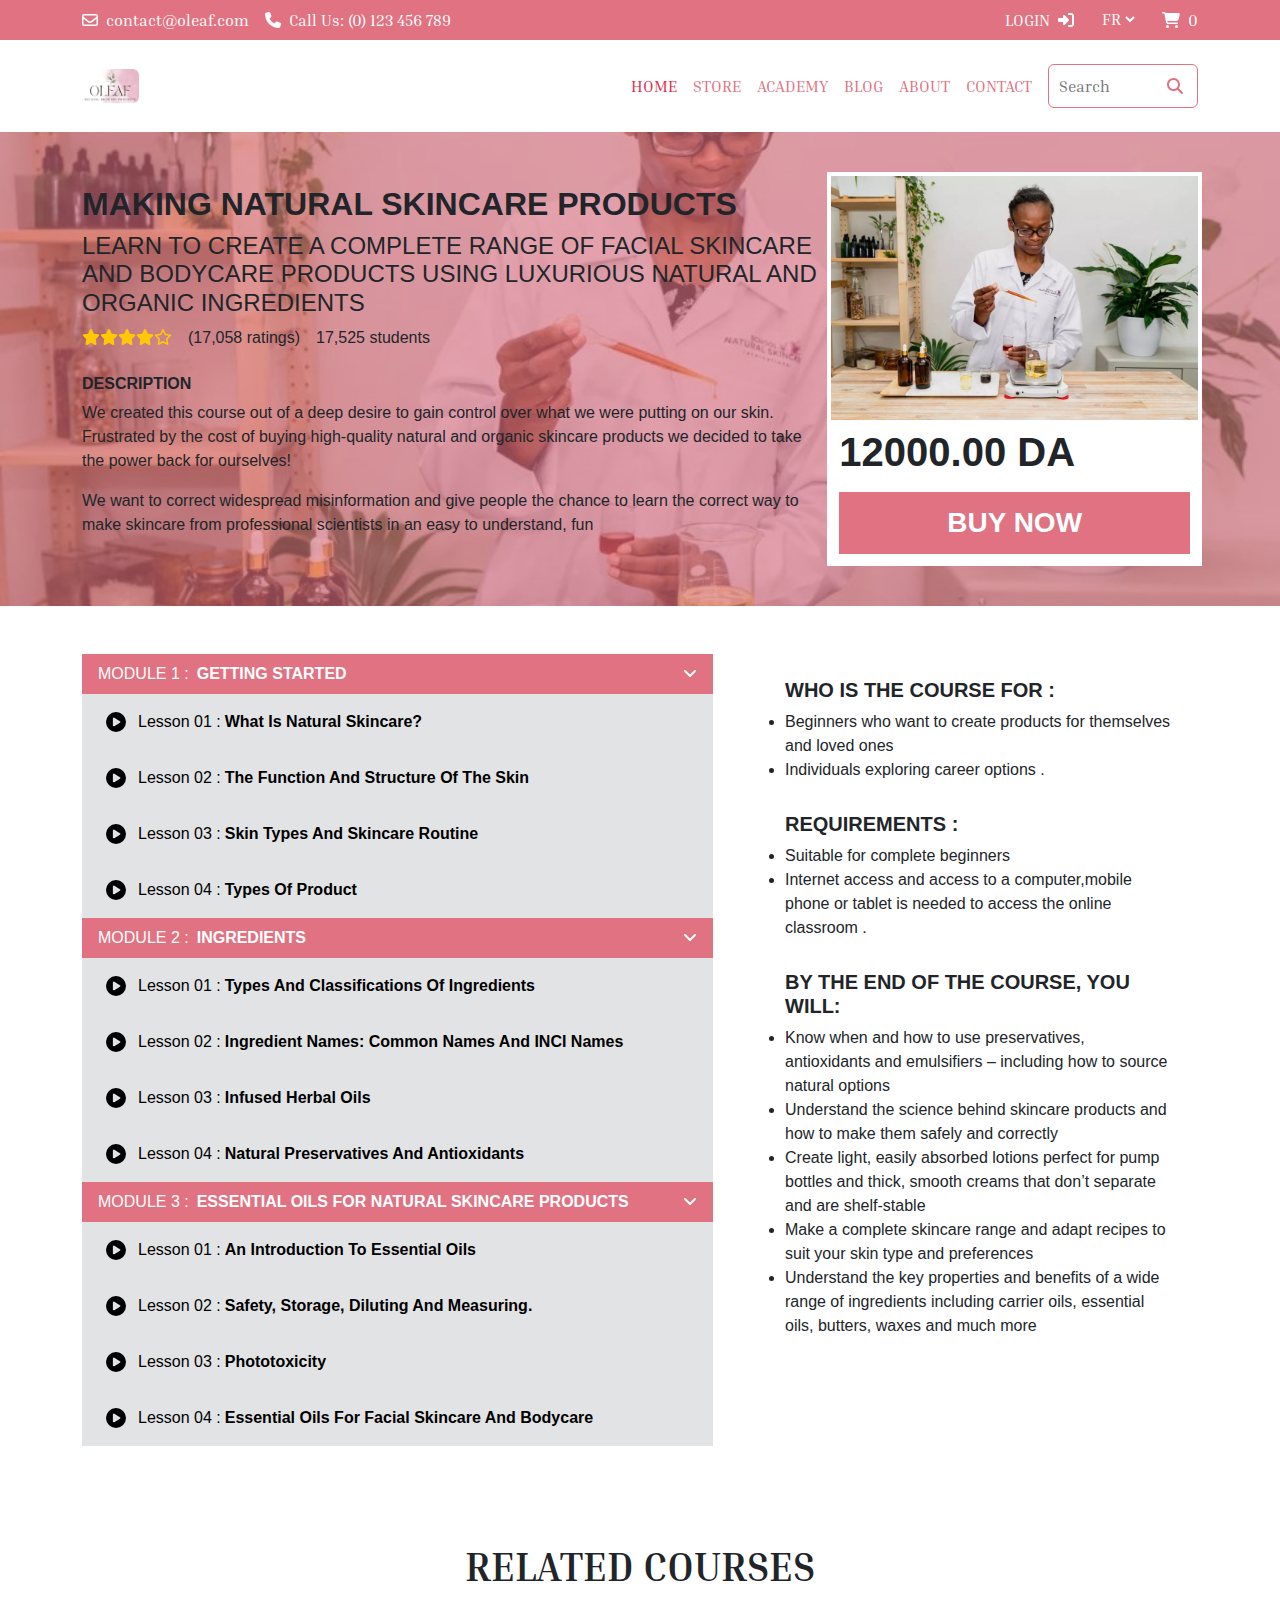
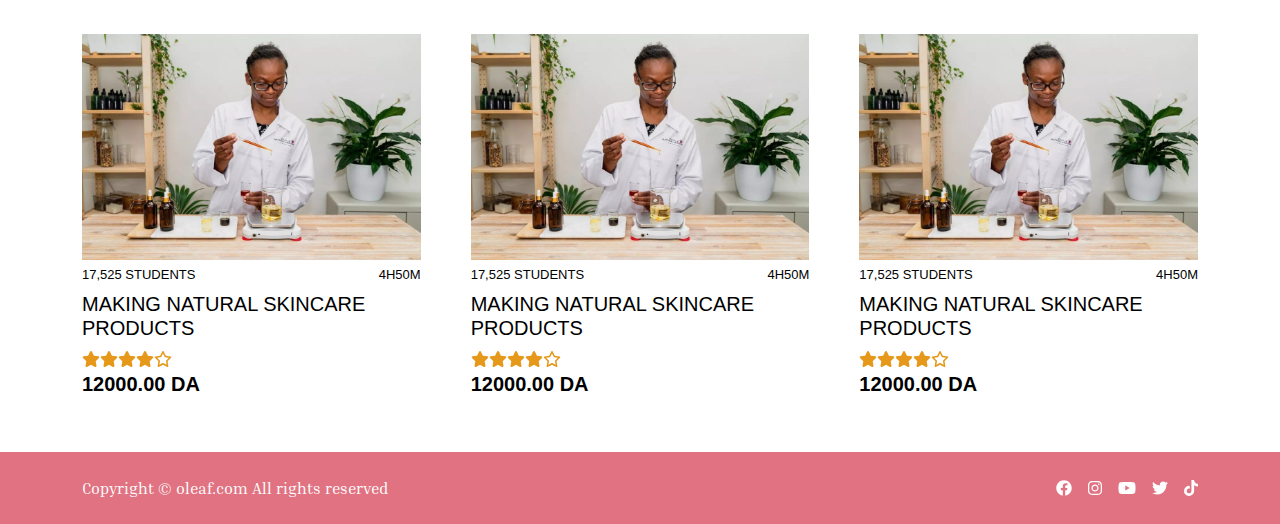
<file: single-course.html>
<!DOCTYPE html>
<html lang="en">
  <head>
    <meta charset="UTF-8" />
    <meta http-equiv="X-UA-Compatible" content="IE=edge" />
    <meta name="viewport" content="width=device-width, initial-scale=1.0" />
    <title>Single Course - OLEAF - Natural Skincare Products</title>
    <link rel="stylesheet" href="css/all.min.css" />
    <link rel="stylesheet" href="css/bootstrap.min.css" />
    <link rel="stylesheet" href="css/oleaf.css" />
    <link rel="preconnect" href="https://fonts.googleapis.com" />
    <link rel="preconnect" href="https://fonts.gstatic.com" crossorigin />
    <link
      href="https://fonts.googleapis.com/css2?family=Inria+Serif:wght@300;400;700&display=swap"
      rel="stylesheet"
    />
  </head>

  <body>
    <!-- Start NavBar -->

    <nav>
      <!-- Start SubNavBar -->
      <div class="sub-nav-bar py-2">
        <div
          class="container d-flex flex-column flex-md-row flex-lg-row align-items-center align-items-md-start align-items-lg-start"
        >
          <div
            class="contact d-flex flex-grow-1 flex-column flex-md-row flex-lg-row"
          >
            <a href="mailto:contact@oleaf.com" target="_blank">
              <div
                class="email d-flex justify-content-center align-items-center"
              >
                <i class="fa-regular fa-envelope" style="color: #ffffff"></i>
                <span class="email text-white ms-2">contact@oleaf.com</span>
              </div>
            </a>
            <a href="tel:123-456-7890" target="_blank">
              <div
                class="phone d-flex justify-content-center align-items-center ms-lg-3 my-1 my-lg-0 my-md-0"
              >
                <i class="fa-solid fa-phone" style="color: #ffffff"></i>
                <span class="email text-white ms-2"
                  >Call Us: (0) 123 456 789</span
                >
              </div>
            </a>
          </div>

          <div class="info d-flex">
            <a href="#">
              <div
                class="login d-flex justify-content-center align-items-center me-4"
              >
                <span class="email text-white me-2 text-uppercase">login</span>
                <i
                  class="fa-sharp fas fa-right-to-bracket"
                  style="color: #ffffff"
                ></i>
              </div>
            </a>
            <a href="#">
              <div
                class="lang d-flex justify-content-center align-items-center me-4"
              >
                <select class="select border border-0 text-white">
                  <option value="1" class="text-black bg-white">FR</option>
                  <option value="2" class="text-black bg-white">AR</option>
                </select>
              </div>
            </a>
            <div class="store d-flex justify-content-center align-items-center">
              <i
                class="fa-sharp fas fa-cart-shopping"
                style="color: #ffffff"
              ></i>
              <span class="email text-white ms-2">0</span>
            </div>
          </div>
        </div>
      </div>
      <!-- End SubNavBar -->

      <!-- Start Navbar -->
      <div class="navbar py-4">
        <div class="container d-flex align-items-center flex-nowrap">
          <div class="logo">
            <img class="rounded" src="images/logo.jpg" alt="" />
          </div>
          <div class="chackbox active">
            <i class="fa-sharp fal fa-bars fa-xl" style="color: #e07282"></i>
          </div>
          <div
            class="links d-flex flex-column flex-md-row flex-lg-row justify-content-end align-items-center gap-3"
          >
            <ul
              class="d-flex flex-column flex-md-row flex-lg-row justify-content-center gap-3 text-uppercase"
            >
              <li><a class="active" href="index.html">home</a></li>
              <li><a href="our-products.html">store</a></li>
              <li><a href="academy.html">academy</a></li>
              <li><a href="blogger.html">blog</a></li>
              <li><a href="about-us.html">about</a></li>
              <li><a href="">contact</a></li>
            </ul>
            <div class="search border border-1 p-2 rounded-2">
              <input
                class="border border-0"
                type="search"
                name=""
                id=""
                placeholder="Search"
              />
              <i
                class="fa-sharp fal fa-magnifying-glass"
                style="color: #e07282"
              ></i>
            </div>
          </div>
        </div>
      </div>
      <!-- End Navbar -->
    </nav>

    <!-- End NavBar -->

    <!-- Start Course Inforamtion -->

    <div class="course-single-info">
      <div class="overlay"></div>
      <div class="container position-relative">
        <div class="row justify-content-center align-items-center g-2">
          <div class="col-12 col-md-8 col-lg-8">
            <div class="detail-info">
              <h1 class="course-title fw-bold text-uppercase fs-2">
                Making Natural Skincare Products
              </h1>
              <h4 class="course-desc text-uppercase fw-normal fs-4">
                Learn to create a complete range of facial skincare and bodycare
                products using luxurious natural and organic ingredients
              </h4>
              <div
                class="ratng-students d-flex justify-content-start align-items-center gap-3"
              >
                <div class="rating-star">
                  <ul class="course-rating d-flex align-items-center">
                    <li>
                      <i
                        class="fa-sharp fas fa-star"
                        style="color: #ffc805"
                      ></i>
                    </li>
                    <li>
                      <i
                        class="fa-sharp fas fa-star"
                        style="color: #ffc805"
                      ></i>
                    </li>
                    <li>
                      <i
                        class="fa-sharp fas fa-star"
                        style="color: #ffc805"
                      ></i>
                    </li>
                    <li>
                      <i
                        class="fa-sharp fas fa-star"
                        style="color: #ffc805"
                      ></i>
                    </li>
                    <li>
                      <i
                        class="fa-sharp far fa-star"
                        style="color: #ffc805"
                      ></i>
                    </li>
                  </ul>
                </div>
                <p class="num-rating mb-0">(17,058 ratings)</p>
                <p class="num-students mb-0">17,525 students</p>
              </div>
              <div class="desc-detail mt-4">
                <h4 class="desc-title text-uppercase fw-semibold fs-6">
                  description
                </h4>
                <div class="desc-content fw-medium fs-6">
                  <p>
                    We created this course out of a deep desire to gain control
                    over what we were putting on our skin. Frustrated by the
                    cost of buying high-quality natural and organic skincare
                    products we decided to take the power back for ourselves!
                  </p>
                  <p>
                    We want to correct widespread misinformation and give people
                    the chance to learn the correct way to make skincare from
                    professional scientists in an easy to understand, fun
                  </p>
                </div>
              </div>
            </div>
          </div>
          <div class="col-12 col-md-4 col-lg-4 bg-white p-1">
            <div class="img-price-button">
              <img class="" src="images/Courses/Course.jpeg" alt="" />
              <h2 class="price p-2 fs-1 fw-bold">12000.00 DA</h2>
              <a
                class="button text-center text-white fs-3 fw-bold mx-2 mb-2"
                href=""
                >BUY NOW</a
              >
            </div>
          </div>
        </div>
      </div>
    </div>

    <!-- End Course Inforamtion -->

    <!-- Start Course Content -->
    <div class="course-content my-5">
      <div class="container">
        <div
          class="row justify-content-center align-items-start g-0 g-md-5 g-lg-5"
        >
          <div class="col-12 col-md-7">
            <div class="course-content-accordion mb-5">
              <ul class="course-accordion">
                <li>
                  <label
                    class="accordion-label fs-6 py-2 px-3 text-uppercase text-white fw-bold d-flex justify-content-between align-items-center"
                    for="first"
                    ><span class="fw-light">Module 1 :</span>
                    <span class="ms-2 flex-grow-1">Getting Started</span
                    ><i class="fas fa-angle-down"></i>
                  </label>
                  <input
                    style="display: none"
                    type="checkbox"
                    name="accordion"
                    id="first"
                    checked
                  />
                  <div class="content bg-secondary-subtle">
                    <ul>
                      <li class="px-4 py-3">
                        <a
                          class="d-flex justify-content-between align-items-center text-black"
                          href=""
                        >
                          <i
                            class="fa-solid fa-circle-play fa-lg me-2"
                            style="color: #000000"
                          ></i
                          ><span class="mx-1 text-capitalize">lesson 01 :</span>
                          <span class="text-capitalize fw-semibold flex-grow-1"
                            >What is natural skincare?</span
                          >
                        </a>
                      </li>
                      <li class="px-4 py-3">
                        <a
                          class="d-flex justify-content-between align-items-center text-black"
                          href=""
                        >
                          <i
                            class="fa-solid fa-circle-play fa-lg me-2"
                            style="color: #000000"
                          ></i
                          ><span class="mx-1 text-capitalize">lesson 02 :</span>
                          <span class="text-capitalize fw-semibold flex-grow-1"
                            >The function and structure of the skin
                          </span>
                        </a>
                      </li>
                      <li class="px-4 py-3">
                        <a
                          class="d-flex justify-content-between align-items-center text-black"
                          href=""
                        >
                          <i
                            class="fa-solid fa-circle-play fa-lg me-2"
                            style="color: #000000"
                          ></i
                          ><span class="mx-1 text-capitalize">lesson 03 :</span>
                          <span class="text-capitalize fw-semibold flex-grow-1"
                            >Skin types and skincare routine</span
                          >
                        </a>
                      </li>
                      <li class="px-4 py-3">
                        <a
                          class="d-flex justify-content-between align-items-center text-black"
                          href=""
                        >
                          <i
                            class="fa-solid fa-circle-play fa-lg me-2"
                            style="color: #000000"
                          ></i
                          ><span class="mx-1 text-capitalize">lesson 04 :</span>
                          <span class="text-capitalize fw-semibold flex-grow-1"
                            >Types of product</span
                          >
                        </a>
                      </li>
                    </ul>
                  </div>
                </li>
                <li>
                  <label
                    class="accordion-label fs-6 py-2 px-3 text-uppercase text-white fw-bold d-flex justify-content-between align-items-center"
                    for="seconde"
                    ><span class="fw-light">Module 2 :</span>
                    <span class="ms-2 flex-grow-1">Ingredients</span
                    ><i class="fas fa-angle-down"></i>
                  </label>
                  <input
                    style="display: none"
                    type="checkbox"
                    name="accordion"
                    id="seconde"
                    checked
                  />
                  <div class="content bg-secondary-subtle">
                    <ul>
                      <li class="px-4 py-3">
                        <a
                          class="d-flex justify-content-between align-items-center text-black"
                          href=""
                        >
                          <i
                            class="fa-solid fa-circle-play fa-lg me-2"
                            style="color: #000000"
                          ></i
                          ><span class="mx-1 text-capitalize">lesson 01 :</span>
                          <span class="text-capitalize fw-semibold flex-grow-1"
                            >Types and classifications of ingredients</span
                          >
                        </a>
                      </li>
                      <li class="px-4 py-3">
                        <a
                          class="d-flex justify-content-between align-items-center text-black"
                          href=""
                        >
                          <i
                            class="fa-solid fa-circle-play fa-lg me-2"
                            style="color: #000000"
                          ></i
                          ><span class="mx-1 text-capitalize">lesson 02 :</span>
                          <span class="text-capitalize fw-semibold flex-grow-1"
                            >Ingredient names: common names and INCI names
                          </span>
                        </a>
                      </li>
                      <li class="px-4 py-3">
                        <a
                          class="d-flex justify-content-between align-items-center text-black"
                          href=""
                        >
                          <i
                            class="fa-solid fa-circle-play fa-lg me-2"
                            style="color: #000000"
                          ></i
                          ><span class="mx-1 text-capitalize">lesson 03 :</span>
                          <span class="text-capitalize fw-semibold flex-grow-1"
                            >Infused herbal oils</span
                          >
                        </a>
                      </li>
                      <li class="px-4 py-3">
                        <a
                          class="d-flex justify-content-between align-items-center text-black"
                          href=""
                        >
                          <i
                            class="fa-solid fa-circle-play fa-lg me-2"
                            style="color: #000000"
                          ></i
                          ><span class="mx-1 text-capitalize">lesson 04 :</span>
                          <span class="text-capitalize fw-semibold flex-grow-1"
                            >Natural preservatives and antioxidants</span
                          >
                        </a>
                      </li>
                    </ul>
                  </div>
                </li>
                <li>
                  <label
                    class="accordion-label fs-6 py-2 px-3 text-uppercase text-white fw-bold d-flex justify-content-between align-items-center"
                    for="third"
                    ><span class="fw-light">Module 3 :</span>
                    <span class="ms-2 flex-grow-1"
                      >Essential oils for Natural Skincare Products</span
                    ><i class="fas fa-angle-down"></i>
                  </label>
                  <input
                    style="display: none"
                    type="checkbox"
                    name="accordion"
                    id="third"
                    checked
                  />
                  <div class="content bg-secondary-subtle">
                    <ul>
                      <li class="px-4 py-3">
                        <a
                          class="d-flex justify-content-between align-items-center text-black"
                          href=""
                        >
                          <i
                            class="fa-solid fa-circle-play fa-lg me-2"
                            style="color: #000000"
                          ></i
                          ><span class="mx-1 text-capitalize">lesson 01 :</span>
                          <span class="text-capitalize fw-semibold flex-grow-1"
                            >An introduction to essential oils</span
                          >
                        </a>
                      </li>
                      <li class="px-4 py-3">
                        <a
                          class="d-flex justify-content-between align-items-center text-black"
                          href=""
                        >
                          <i
                            class="fa-solid fa-circle-play fa-lg me-2"
                            style="color: #000000"
                          ></i
                          ><span class="mx-1 text-capitalize">lesson 02 :</span>
                          <span class="text-capitalize fw-semibold flex-grow-1"
                            >Safety, storage, diluting and measuring.
                          </span>
                        </a>
                      </li>
                      <li class="px-4 py-3">
                        <a
                          class="d-flex justify-content-between align-items-center text-black"
                          href=""
                        >
                          <i
                            class="fa-solid fa-circle-play fa-lg me-2"
                            style="color: #000000"
                          ></i
                          ><span class="mx-1 text-capitalize">lesson 03 :</span>
                          <span class="text-capitalize fw-semibold flex-grow-1"
                            >Phototoxicity</span
                          >
                        </a>
                      </li>
                      <li class="px-4 py-3">
                        <a
                          class="d-flex justify-content-between align-items-center text-black"
                          href=""
                        >
                          <i
                            class="fa-solid fa-circle-play fa-lg me-2"
                            style="color: #000000"
                          ></i
                          ><span class="mx-1 text-capitalize">lesson 04 :</span>
                          <span class="text-capitalize fw-semibold flex-grow-1"
                            >Essential oils for facial skincare and
                            bodycare</span
                          >
                        </a>
                      </li>
                    </ul>
                  </div>
                </li>
              </ul>
            </div>
          </div>
          <div class="col-12 col-md-5">
            <div class="course-content-info p-4">
              <div class="course-content-info">
                <h4
                  class="course-content-info-title text-uppercase fw-bold fs-5"
                >
                  Who is the course for :
                </h4>
                <ul class="course-content-info-content">
                  <li>
                    Beginners who want to create products for themselves and
                    loved ones
                  </li>
                  <li>Individuals exploring career options .</li>
                </ul>
              </div>
              <div class="course-content-info">
                <h4
                  class="course-content-info-title text-uppercase fw-bold fs-5"
                >
                  Requirements :
                </h4>
                <ul class="course-content-info-content">
                  <li>Suitable for complete beginners</li>
                  <li>
                    Internet access and access to a computer,mobile phone or
                    tablet is needed to access the online classroom .
                  </li>
                </ul>
              </div>
              <div class="course-content-info">
                <h4
                  class="course-content-info-title text-uppercase fw-bold fs-5"
                >
                  By the end of the course, you will:
                </h4>
                <ul class="course-content-info-content">
                  <li>
                    Know when and how to use preservatives, antioxidants and
                    emulsifiers – including how to source natural options
                  </li>
                  <li>
                    Understand the science behind skincare products and how to
                    make them safely and correctly
                  </li>
                  <li>
                    Create light, easily absorbed lotions perfect for pump
                    bottles and thick, smooth creams that don’t separate and are
                    shelf-stable
                  </li>
                  <li>
                    Make a complete skincare range and adapt recipes to suit
                    your skin type and preferences
                  </li>
                  <li>
                    Understand the key properties and benefits of a wide range
                    of ingredients including carrier oils, essential oils,
                    butters, waxes and much more
                  </li>
                </ul>
              </div>
            </div>
          </div>
        </div>
      </div>
    </div>
    <!-- End Course Content -->

    <!-- Start Related Courses -->
    <div class="related-courses my-5">
      <div class="container">
        <h3
          class="related-courses-title text-uppercase text-center fs-1 fw-bold mb-4"
        >
          Related courses
        </h3>
        <div class="courses-box">
          <a class="text-black" href="single-course.html">
            <div class="course">
              <img src="images/Courses/Course.jpeg" alt="" srcset="" />
              <div
                class="course-info d-flex justify-content-between align-items-center"
              >
                <span class="text-uppercase">17,525 students</span>
                <span class="text-uppercase">4h50M</span>
              </div>
              <h3 class="course-title text-uppercase fs-5 fw-medium mt-2">
                Making Natural Skincare Products
              </h3>
              <ul class="course-rating d-flex align-items-center">
                <li>
                  <i class="fa-sharp fas fa-star" style="color: #e59819"></i>
                </li>
                <li>
                  <i class="fa-sharp fas fa-star" style="color: #e59819"></i>
                </li>
                <li>
                  <i class="fa-sharp fas fa-star" style="color: #e59819"></i>
                </li>
                <li>
                  <i class="fa-sharp fas fa-star" style="color: #e59819"></i>
                </li>
                <li>
                  <i class="fa-sharp far fa-star" style="color: #e59819"></i>
                </li>
              </ul>
              <h3 class="course-price text-uppercase fs-5">12000.00 DA</h3>
            </div>
          </a>
          <a class="text-black" href="single-course.html">
            <div class="course">
              <img src="images/Courses/Course.jpeg" alt="" srcset="" />
              <div
                class="course-info d-flex justify-content-between align-items-center"
              >
                <span class="text-uppercase">17,525 students</span>
                <span class="text-uppercase">4h50M</span>
              </div>
              <h3 class="course-title text-uppercase fs-5 fw-medium mt-2">
                Making Natural Skincare Products
              </h3>
              <ul class="course-rating d-flex align-items-center">
                <li>
                  <i class="fa-sharp fas fa-star" style="color: #e59819"></i>
                </li>
                <li>
                  <i class="fa-sharp fas fa-star" style="color: #e59819"></i>
                </li>
                <li>
                  <i class="fa-sharp fas fa-star" style="color: #e59819"></i>
                </li>
                <li>
                  <i class="fa-sharp fas fa-star" style="color: #e59819"></i>
                </li>
                <li>
                  <i class="fa-sharp far fa-star" style="color: #e59819"></i>
                </li>
              </ul>
              <h3 class="course-price text-uppercase fs-5">12000.00 DA</h3>
            </div>
          </a>
          <a class="text-black" href="single-course.html">
            <div class="course">
              <img src="images/Courses/Course.jpeg" alt="" srcset="" />
              <div
                class="course-info d-flex justify-content-between align-items-center"
              >
                <span class="text-uppercase">17,525 students</span>
                <span class="text-uppercase">4h50M</span>
              </div>
              <h3 class="course-title text-uppercase fs-5 fw-medium mt-2">
                Making Natural Skincare Products
              </h3>
              <ul class="course-rating d-flex align-items-center">
                <li>
                  <i class="fa-sharp fas fa-star" style="color: #e59819"></i>
                </li>
                <li>
                  <i class="fa-sharp fas fa-star" style="color: #e59819"></i>
                </li>
                <li>
                  <i class="fa-sharp fas fa-star" style="color: #e59819"></i>
                </li>
                <li>
                  <i class="fa-sharp fas fa-star" style="color: #e59819"></i>
                </li>
                <li>
                  <i class="fa-sharp far fa-star" style="color: #e59819"></i>
                </li>
              </ul>
              <h3 class="course-price text-uppercase fs-5">12000.00 DA</h3>
            </div>
          </a>
        </div>
      </div>
    </div>
    <!-- End Related Courses -->

    <!-- Start Footer -->

    <div class="footer py-4">
      <div
        class="container d-flex align-items-center justify-content-between flex-column flex-md-row"
      >
        <p class="copyright mb-0 text-white">
          Copyright &copy; oleaf.com All rights reserved
        </p>
        <ul class="social-media d-flex align-items-center gap-3 mt-3 mt-md-0">
          <li>
            <a href=""
              ><i class="fa-brands fa-facebook" style="color: #ffffff"></i
            ></a>
          </li>
          <li>
            <a href=""
              ><i class="fa-brands fa-instagram" style="color: #ffffff"></i
            ></a>
          </li>
          <li>
            <a href=""
              ><i class="fa-brands fa-youtube" style="color: #ffffff"></i
            ></a>
          </li>
          <li>
            <a href=""
              ><i class="fa-brands fa-twitter" style="color: #ffffff"></i
            ></a>
          </li>
          <li>
            <a href=""
              ><i class="fa-brands fa-tiktok" style="color: #ffffff"></i
            ></a>
          </li>
        </ul>
      </div>
    </div>

    <!-- End Footer -->

    <script src="js/all.min.js"></script>
    <script src="js/bootstrap.bundle.min.js"></script>
    <script src="js/oleaf.js"></script>
  </body>
</html>
</file>
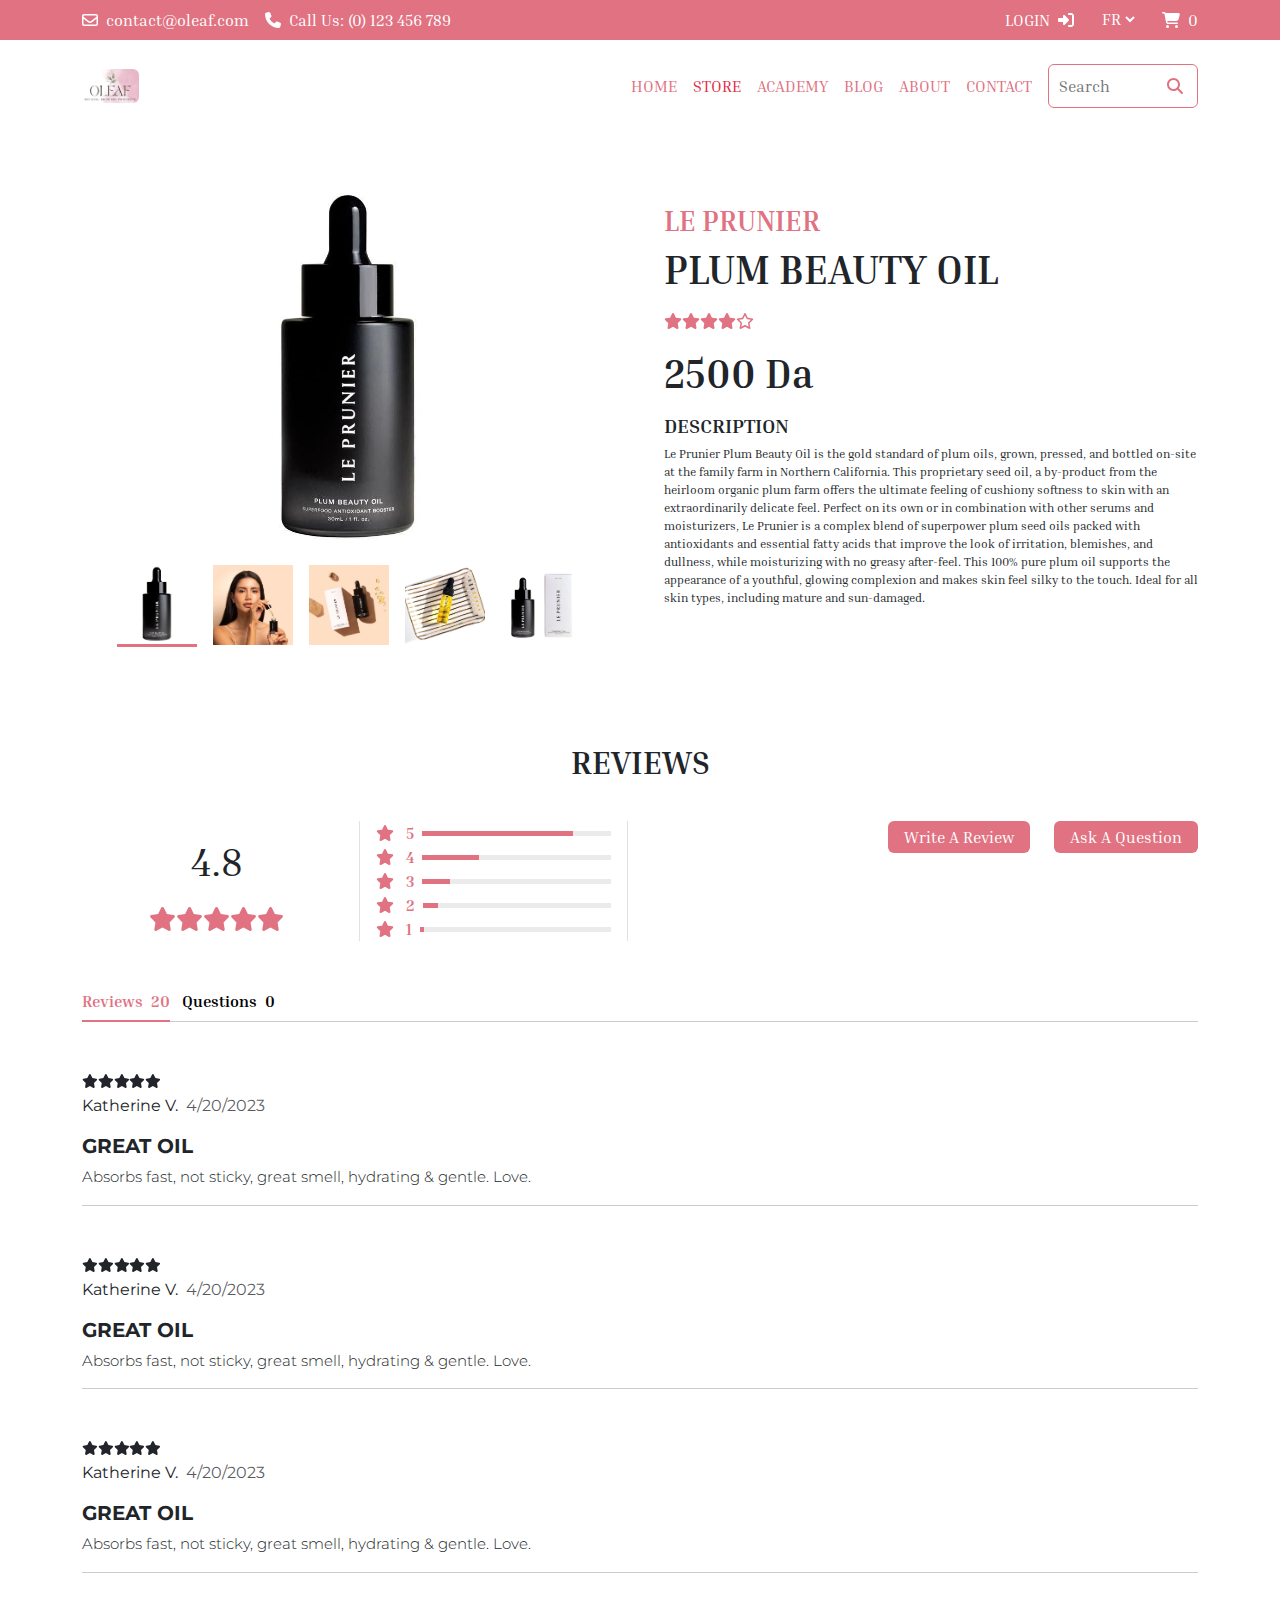
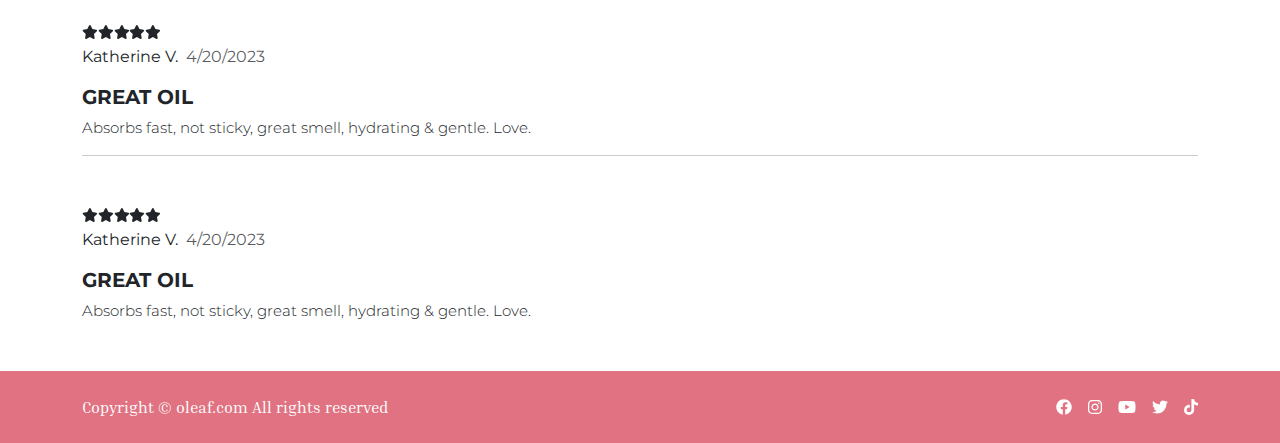
<file: single-product.html>
<!DOCTYPE html>
<html lang="en">
  <head>
    <meta charset="UTF-8" />
    <meta http-equiv="X-UA-Compatible" content="IE=edge" />
    <meta name="viewport" content="width=device-width, initial-scale=1.0" />
    <title>Single Product - OLEAF - Natural Skincare Products</title>
    <link rel="stylesheet" href="css/all.min.css" />
    <link rel="stylesheet" href="css/bootstrap.min.css" />
    <link rel="stylesheet" href="css/oleaf.css" />
    <link rel="preconnect" href="https://fonts.googleapis.com" />
    <link rel="preconnect" href="https://fonts.gstatic.com" crossorigin />
    <link
      href="https://fonts.googleapis.com/css2?family=Inria+Serif:wght@300;400;700&display=swap"
      rel="stylesheet"
    />
    <link rel="preconnect" href="https://fonts.googleapis.com" />
    <link rel="preconnect" href="https://fonts.gstatic.com" crossorigin />
    <link
      href="https://fonts.googleapis.com/css2?family=Montserrat:ital,wght@0,100;0,200;0,300;0,400;0,500;0,600;0,700;0,800;0,900;1,100;1,200;1,300;1,400;1,500;1,600;1,700;1,800;1,900&display=swap"
      rel="stylesheet"
    />
  </head>
  <body>
    <!-- Start NavBar -->

    <nav>
      <!-- Start SubNavBar -->
      <div class="sub-nav-bar py-2">
        <div
          class="container d-flex flex-column flex-md-row flex-lg-row align-items-center align-items-md-start align-items-lg-start"
        >
          <div
            class="contact d-flex flex-grow-1 flex-column flex-md-row flex-lg-row"
          >
            <a href="mailto:contact@oleaf.com" target="_blank">
              <div
                class="email d-flex justify-content-center align-items-center"
              >
                <i class="fa-regular fa-envelope" style="color: #ffffff"></i>
                <span class="email text-white ms-2">contact@oleaf.com</span>
              </div>
            </a>
            <a href="tel:123-456-7890" target="_blank">
              <div
                class="phone d-flex justify-content-center align-items-center ms-lg-3 my-1 my-lg-0 my-md-0"
              >
                <i class="fa-solid fa-phone" style="color: #ffffff"></i>
                <span class="email text-white ms-2"
                  >Call Us: (0) 123 456 789</span
                >
              </div>
            </a>
          </div>

          <div class="info d-flex">
            <a href="#">
              <div
                class="login d-flex justify-content-center align-items-center me-4"
              >
                <span class="email text-white me-2 text-uppercase">login</span>
                <i
                  class="fa-sharp fas fa-right-to-bracket"
                  style="color: #ffffff"
                ></i>
              </div>
            </a>
            <a href="#">
              <div
                class="lang d-flex justify-content-center align-items-center me-4"
              >
                <select class="select border border-0 text-white">
                  <option value="1" class="text-black bg-white">FR</option>
                  <option value="2" class="text-black bg-white">AR</option>
                </select>
              </div>
            </a>
            <div class="store d-flex justify-content-center align-items-center">
              <i
                class="fa-sharp fas fa-cart-shopping"
                style="color: #ffffff"
              ></i>
              <span class="email text-white ms-2">0</span>
            </div>
          </div>
        </div>
      </div>
      <!-- End SubNavBar -->

      <!-- Start Navbar -->
      <div class="navbar py-4">
        <div class="container d-flex align-items-center flex-nowrap">
          <div class="logo">
            <img class="rounded" src="images/logo.jpg" alt="" />
          </div>
          <div class="chackbox active">
            <i class="fa-sharp fal fa-bars fa-xl" style="color: #e07282"></i>
          </div>
          <div
            class="links d-flex flex-column flex-md-row flex-lg-row justify-content-end align-items-center gap-3"
          >
            <ul
              class="d-flex flex-column flex-md-row flex-lg-row justify-content-center gap-3 text-uppercase"
            >
              <li><a href="index.html">home</a></li>
              <li><a class="active" shref="our-products.html">store</a></li>
              <li><a href="academy.html">academy</a></li>
              <li><a href="blogger.html">blog</a></li>
              <li><a href="about-us.html">about</a></li>
              <li><a href="">contact</a></li>
            </ul>
            <div class="search border border-1 p-2 rounded-2">
              <input
                class="border border-0"
                type="search"
                name=""
                id=""
                placeholder="Search"
              />
              <i
                class="fa-sharp fal fa-magnifying-glass"
                style="color: #e07282"
              ></i>
            </div>
          </div>
        </div>
      </div>
      <!-- End Navbar -->
    </nav>
    <!-- End NavBar -->

    <!-- Start Single Product information -->

    <div class="single-product-information py-5">
      <div class="container">
        <div class="row justify-content-center align-items-center g-5">
          <div class="col-12 col-md-6 col-lg-6">
            <div class="images">
              <div class="display-img">
                <img src="" alt="" />
              </div>
              <div class="imgs">
                <div
                  class="d-flex justify-content-center align-items-center gap-3"
                >
                  <img
                    class="sm-img active"
                    src="images/Product/plum-beauty-oil-689226_770x.jpg"
                    alt=""
                  />
                  <img
                    class="sm-img"
                    src="images/Product/BHApr23_21_740_770x.jpg"
                    alt=""
                  />
                  <img
                    class="sm-img"
                    src="images/Product/BHApr23_26_740_770x.jpg"
                    alt=""
                  />
                  <img
                    class="sm-img"
                    src="images/Product/plum-beauty-oil-637486_770x.jpg"
                    alt=""
                  />
                  <img
                    class="sm-img"
                    src="images/Product/plum-beauty-oil-924001_770x.webp"
                    alt=""
                  />
                </div>
              </div>
            </div>
          </div>
          <div class="col-12 col-md-6 col-lg-6">
            <div class="information">
              <h3 class="category fw-bold text-uppercase">Le Prunier</h3>
              <h1 class="name fw-bold text-uppercase mb-3">Plum Beauty Oil</h1>
              <ul class="rating d-flex align-items-center">
                <li>
                  <i class="fa-sharp fas fa-star" style="color: #e07282"></i>
                </li>
                <li>
                  <i class="fa-sharp fas fa-star" style="color: #e07282"></i>
                </li>
                <li>
                  <i class="fa-sharp fas fa-star" style="color: #e07282"></i>
                </li>
                <li>
                  <i class="fa-sharp fas fa-star" style="color: #e07282"></i>
                </li>
                <li>
                  <i class="fa-sharp far fa-star" style="color: #e07282"></i>
                </li>
              </ul>
              <h1 class="price fw-bold mt-3">2500 Da</h1>
              <h3 class="description-title fw-bold fs-5 mt-3">DESCRIPTION</h3>
              <p class="description">
                Le Prunier Plum Beauty Oil is the gold standard of plum oils,
                grown, pressed, and bottled on-site at the family farm in
                Northern California. This proprietary seed oil, a by-product
                from the heirloom organic plum farm offers the ultimate feeling
                of cushiony softness to skin with an extraordinarily delicate
                feel. Perfect on its own or in combination with other serums and
                moisturizers, Le Prunier is a complex blend of superpower plum
                seed oils packed with antioxidants and essential fatty acids
                that improve the look of irritation, blemishes, and dullness,
                while moisturizing with no greasy after-feel. This 100% pure
                plum oil supports the appearance of a youthful, glowing
                complexion and makes skin feel silky to the touch. Ideal for all
                skin types, including mature and sun-damaged.
              </p>
            </div>
          </div>
        </div>
      </div>
    </div>

    <!-- End Single Product information -->

    <!-- Start Single Product Reviews -->

    <div class="reviews my-5">
      <div class="container">
        <h2 class="rev-title text-uppercase text-center fw-bold">Reviews</h2>
        <div class="row justify-content-center g-4 mt-3">
          <div class="col-12 col-md-6 col-lg-6">
            <div class="row justify-content-center align-items-center g-2">
              <div class="col-12 col-md-6 col-lg-6">
                <div
                  class="rating d-flex flex-md-column justify-content-center align-items-center gap-3"
                >
                  <span class="number fs-1">4.8</span>
                  <ul class="rating d-flex align-items-center">
                    <li>
                      <i
                        class="fa-sharp fas fa-star fa-xl"
                        style="color: #e07282"
                      ></i>
                    </li>
                    <li>
                      <i
                        class="fa-sharp fas fa-star fa-xl"
                        style="color: #e07282"
                      ></i>
                    </li>
                    <li>
                      <i
                        class="fa-sharp fas fa-star fa-xl"
                        style="color: #e07282"
                      ></i>
                    </li>
                    <li>
                      <i
                        class="fa-sharp fas fa-star fa-xl"
                        style="color: #e07282"
                      ></i>
                    </li>
                    <li>
                      <i
                        class="fa-sharp fas fa-star fa-xl"
                        style="color: #e07282"
                      ></i>
                    </li>
                  </ul>
                </div>
              </div>
              <div class="col-12 col-md-6 col-lg-6">
                <div class="rating-detail border-start border-end">
                  <div
                    class="star-5 px-3 d-flex justify-content-center align-items-center gap-2"
                  >
                    <i class="fa-sharp fas fa-star" style="color: #e07282"></i>
                    <span class="num fw-bold ms-1">5</span>
                    <div class="prograse">
                      <span style="width: 80%"></span>
                    </div>
                  </div>
                  <div
                    class="star-4 px-3 d-flex justify-content-center align-items-center gap-2"
                  >
                    <i class="fa-sharp fas fa-star" style="color: #e07282"></i>
                    <span class="num fw-bold ms-1">4</span>
                    <div class="prograse">
                      <span style="width: 30%"></span>
                    </div>
                  </div>
                  <div
                    class="star-3 px-3 d-flex justify-content-center align-items-center gap-2"
                  >
                    <i class="fa-sharp fas fa-star" style="color: #e07282"></i>
                    <span class="num fw-bold ms-1">3</span>
                    <div class="prograse">
                      <span style="width: 15%"></span>
                    </div>
                  </div>
                  <div
                    class="star-2 px-3 d-flex justify-content-center align-items-center gap-2"
                  >
                    <i class="fa-sharp fas fa-star" style="color: #e07282"></i>
                    <span class="num fw-bold ms-1">2</span>
                    <div class="prograse">
                      <span style="width: 8%"></span>
                    </div>
                  </div>
                  <div
                    class="star-1 px-3 d-flex justify-content-center align-items-center gap-2"
                  >
                    <i class="fa-sharp fas fa-star" style="color: #e07282"></i>
                    <span class="num fw-bold ms-1">1</span>
                    <div class="prograse">
                      <span style="width: 2%"></span>
                    </div>
                  </div>
                </div>
              </div>
            </div>
          </div>
          <div
            class="col-12 col-md-6 col-lg-6 d-flex justify-content-md-end justify-content-center gap-3"
          >
            <div class="buttons d-flex gap-4 align-items-start">
              <a class="text-white py-1 px-3 rounded-2" href=""
                >Write A Review</a
              >
              <a class="text-white py-1 px-3 rounded-2" href=""
                >Ask A Question</a
              >
            </div>
          </div>
        </div>
      </div>
    </div>

    <!-- End Single Product Reviews -->

    <!-- Start Single Product Reviews comments -->
    <div class="reviews-comments mb-5">
      <div class="container">
        <div class="reviews-comments-head pb-2">
          <a class="reviews active fw-bold text-black"
            >Reviews <span class="ms-1">20</span></a
          >
          <a class="questions fw-bold ms-2 text-black"
            >Questions <span class="ms-1">0</span></a
          >
        </div>
        <div class="reviews-body mt-5">
          <div class="reviews-rating">
            <ul class="d-flex justify-content-start align-items-center">
              <li><i class="fa-sharp fas fa-star fa-sm"></i></li>
              <li><i class="fa-sharp fas fa-star fa-sm"></i></li>
              <li><i class="fa-sharp fas fa-star fa-sm"></i></li>
              <li><i class="fa-sharp fas fa-star fa-sm"></i></li>
              <li><i class="fa-sharp fas fa-star fa-sm"></i></li>
            </ul>
          </div>
          <div
            class="reviews-info d-flex justify-content-start align-items-center gap-2"
          >
            <p class="reviewer-name fw-regularfs-6">Katherine V.</p>
            <p class="reviews-date text-body-secondary fw-regular">4/20/2023</p>
          </div>
          <div class="reviews-content">
            <h3 class="reviews-title fw-bold">GREAT OIL</h3>
            <p class="reviews-content-p fw-light">
              Absorbs fast, not sticky, great smell, hydrating & gentle. Love.
            </p>
          </div>
        </div>
        <div class="reviews-body mt-5">
          <div class="reviews-rating">
            <ul class="d-flex justify-content-start align-items-center">
              <li><i class="fa-sharp fas fa-star fa-sm"></i></li>
              <li><i class="fa-sharp fas fa-star fa-sm"></i></li>
              <li><i class="fa-sharp fas fa-star fa-sm"></i></li>
              <li><i class="fa-sharp fas fa-star fa-sm"></i></li>
              <li><i class="fa-sharp fas fa-star fa-sm"></i></li>
            </ul>
          </div>
          <div
            class="reviews-info d-flex justify-content-start align-items-center gap-2"
          >
            <p class="reviewer-name fw-regularfs-6">Katherine V.</p>
            <p class="reviews-date text-body-secondary fw-regular">4/20/2023</p>
          </div>
          <div class="reviews-content">
            <h3 class="reviews-title fw-bold">GREAT OIL</h3>
            <p class="reviews-content-p fw-light">
              Absorbs fast, not sticky, great smell, hydrating & gentle. Love.
            </p>
          </div>
        </div>
        <div class="reviews-body mt-5">
          <div class="reviews-rating">
            <ul class="d-flex justify-content-start align-items-center">
              <li><i class="fa-sharp fas fa-star fa-sm"></i></li>
              <li><i class="fa-sharp fas fa-star fa-sm"></i></li>
              <li><i class="fa-sharp fas fa-star fa-sm"></i></li>
              <li><i class="fa-sharp fas fa-star fa-sm"></i></li>
              <li><i class="fa-sharp fas fa-star fa-sm"></i></li>
            </ul>
          </div>
          <div
            class="reviews-info d-flex justify-content-start align-items-center gap-2"
          >
            <p class="reviewer-name fw-regularfs-6">Katherine V.</p>
            <p class="reviews-date text-body-secondary fw-regular">4/20/2023</p>
          </div>
          <div class="reviews-content">
            <h3 class="reviews-title fw-bold">GREAT OIL</h3>
            <p class="reviews-content-p fw-light">
              Absorbs fast, not sticky, great smell, hydrating & gentle. Love.
            </p>
          </div>
        </div>
        <div class="reviews-body mt-5">
          <div class="reviews-rating">
            <ul class="d-flex justify-content-start align-items-center">
              <li><i class="fa-sharp fas fa-star fa-sm"></i></li>
              <li><i class="fa-sharp fas fa-star fa-sm"></i></li>
              <li><i class="fa-sharp fas fa-star fa-sm"></i></li>
              <li><i class="fa-sharp fas fa-star fa-sm"></i></li>
              <li><i class="fa-sharp fas fa-star fa-sm"></i></li>
            </ul>
          </div>
          <div
            class="reviews-info d-flex justify-content-start align-items-center gap-2"
          >
            <p class="reviewer-name fw-regularfs-6">Katherine V.</p>
            <p class="reviews-date text-body-secondary fw-regular">4/20/2023</p>
          </div>
          <div class="reviews-content">
            <h3 class="reviews-title fw-bold">GREAT OIL</h3>
            <p class="reviews-content-p fw-light">
              Absorbs fast, not sticky, great smell, hydrating & gentle. Love.
            </p>
          </div>
        </div>
        <div class="reviews-body mt-5">
          <div class="reviews-rating">
            <ul class="d-flex justify-content-start align-items-center">
              <li><i class="fa-sharp fas fa-star fa-sm"></i></li>
              <li><i class="fa-sharp fas fa-star fa-sm"></i></li>
              <li><i class="fa-sharp fas fa-star fa-sm"></i></li>
              <li><i class="fa-sharp fas fa-star fa-sm"></i></li>
              <li><i class="fa-sharp fas fa-star fa-sm"></i></li>
            </ul>
          </div>
          <div
            class="reviews-info d-flex justify-content-start align-items-center gap-2"
          >
            <p class="reviewer-name fw-regularfs-6">Katherine V.</p>
            <p class="reviews-date text-body-secondary fw-regular">4/20/2023</p>
          </div>
          <div class="reviews-content">
            <h3 class="reviews-title fw-bold">GREAT OIL</h3>
            <p class="reviews-content-p fw-light">
              Absorbs fast, not sticky, great smell, hydrating & gentle. Love.
            </p>
          </div>
        </div>
      </div>
    </div>
    <!-- End Single Product Reviews comments-->

    <!-- Start Footer -->

    <div class="footer py-4">
      <div
        class="container d-flex align-items-center justify-content-between flex-column flex-md-row"
      >
        <p class="copyright mb-0 text-white">
          Copyright &copy; oleaf.com All rights reserved
        </p>
        <ul class="social-media d-flex align-items-center gap-3 mt-3 mt-md-0">
          <li>
            <a href=""
              ><i class="fa-brands fa-facebook" style="color: #ffffff"></i
            ></a>
          </li>
          <li>
            <a href=""
              ><i class="fa-brands fa-instagram" style="color: #ffffff"></i
            ></a>
          </li>
          <li>
            <a href=""
              ><i class="fa-brands fa-youtube" style="color: #ffffff"></i
            ></a>
          </li>
          <li>
            <a href=""
              ><i class="fa-brands fa-twitter" style="color: #ffffff"></i
            ></a>
          </li>
          <li>
            <a href=""
              ><i class="fa-brands fa-tiktok" style="color: #ffffff"></i
            ></a>
          </li>
        </ul>
      </div>
    </div>

    <!-- End Footer -->

    <script src="js/all.min.js"></script>
    <script src="js/bootstrap.bundle.min.js"></script>
    <script src="js/oleaf.js"></script>
  </body>
</html>
</file>
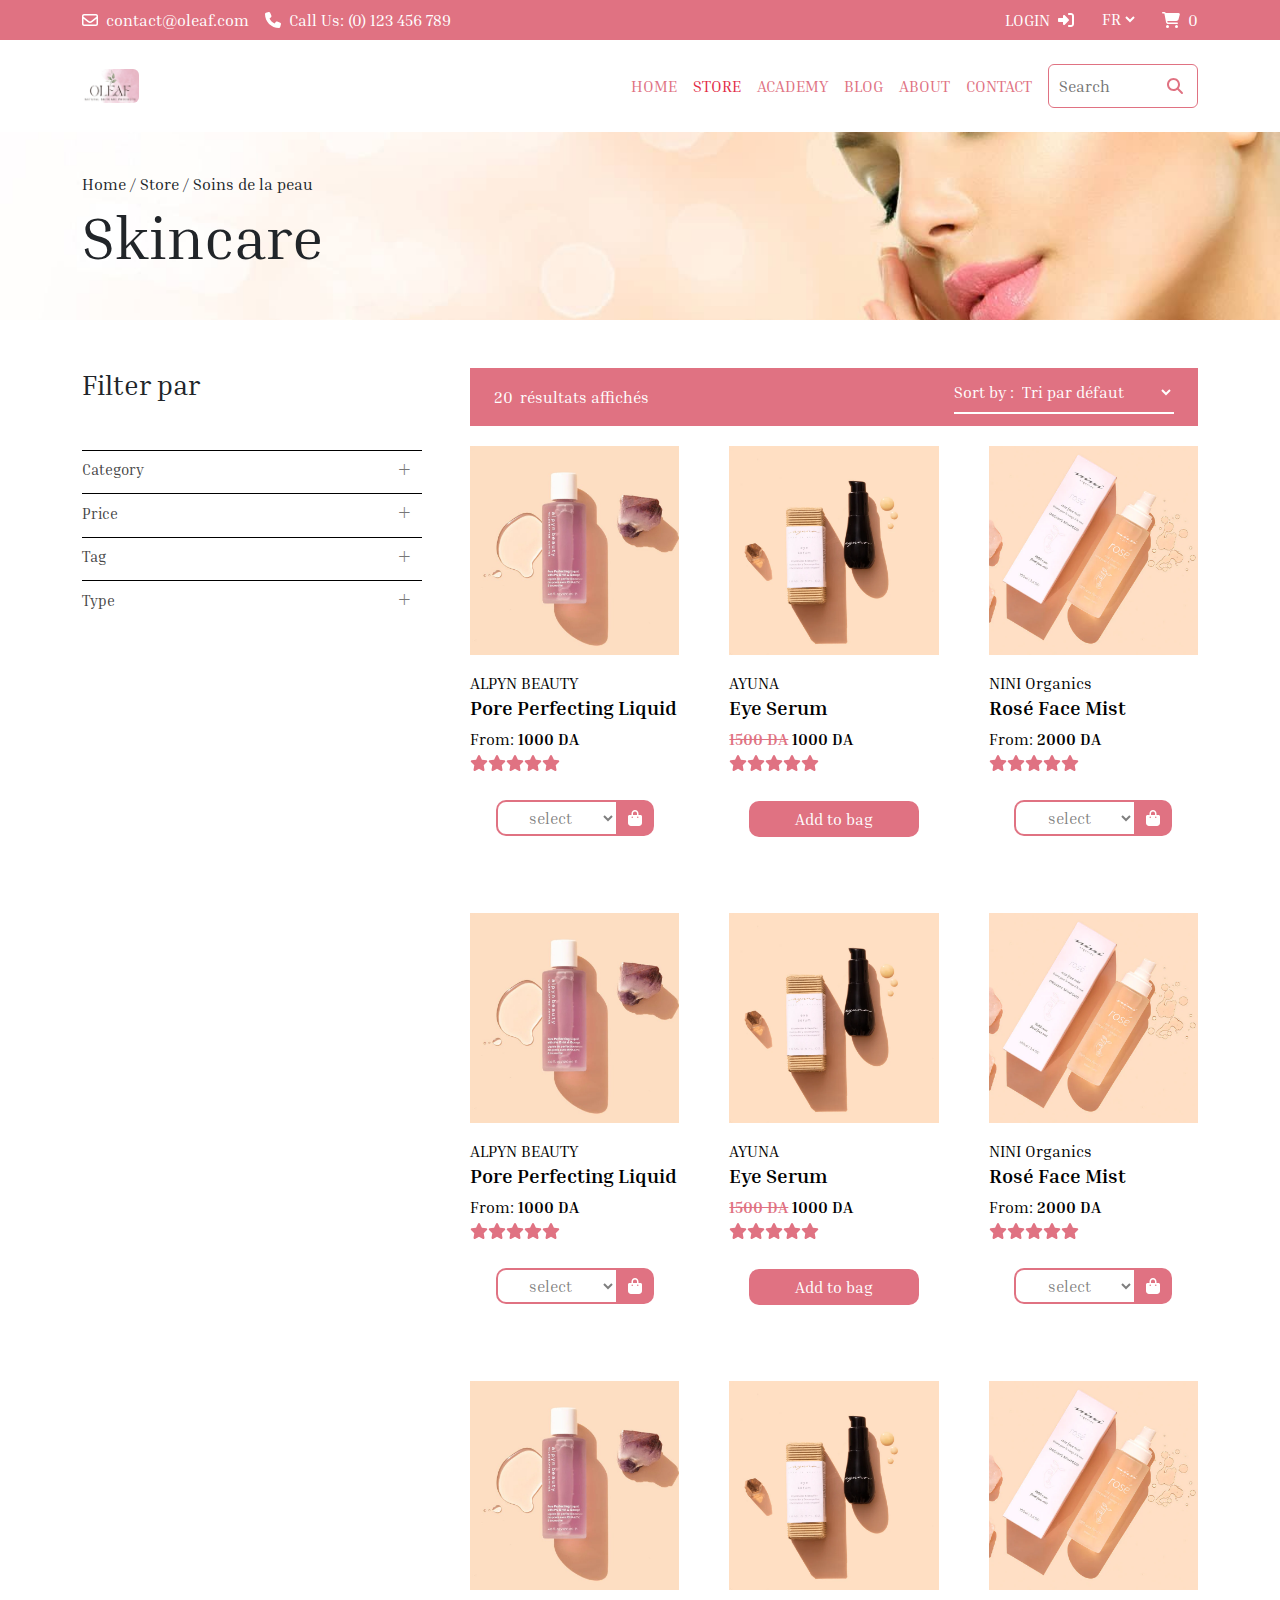
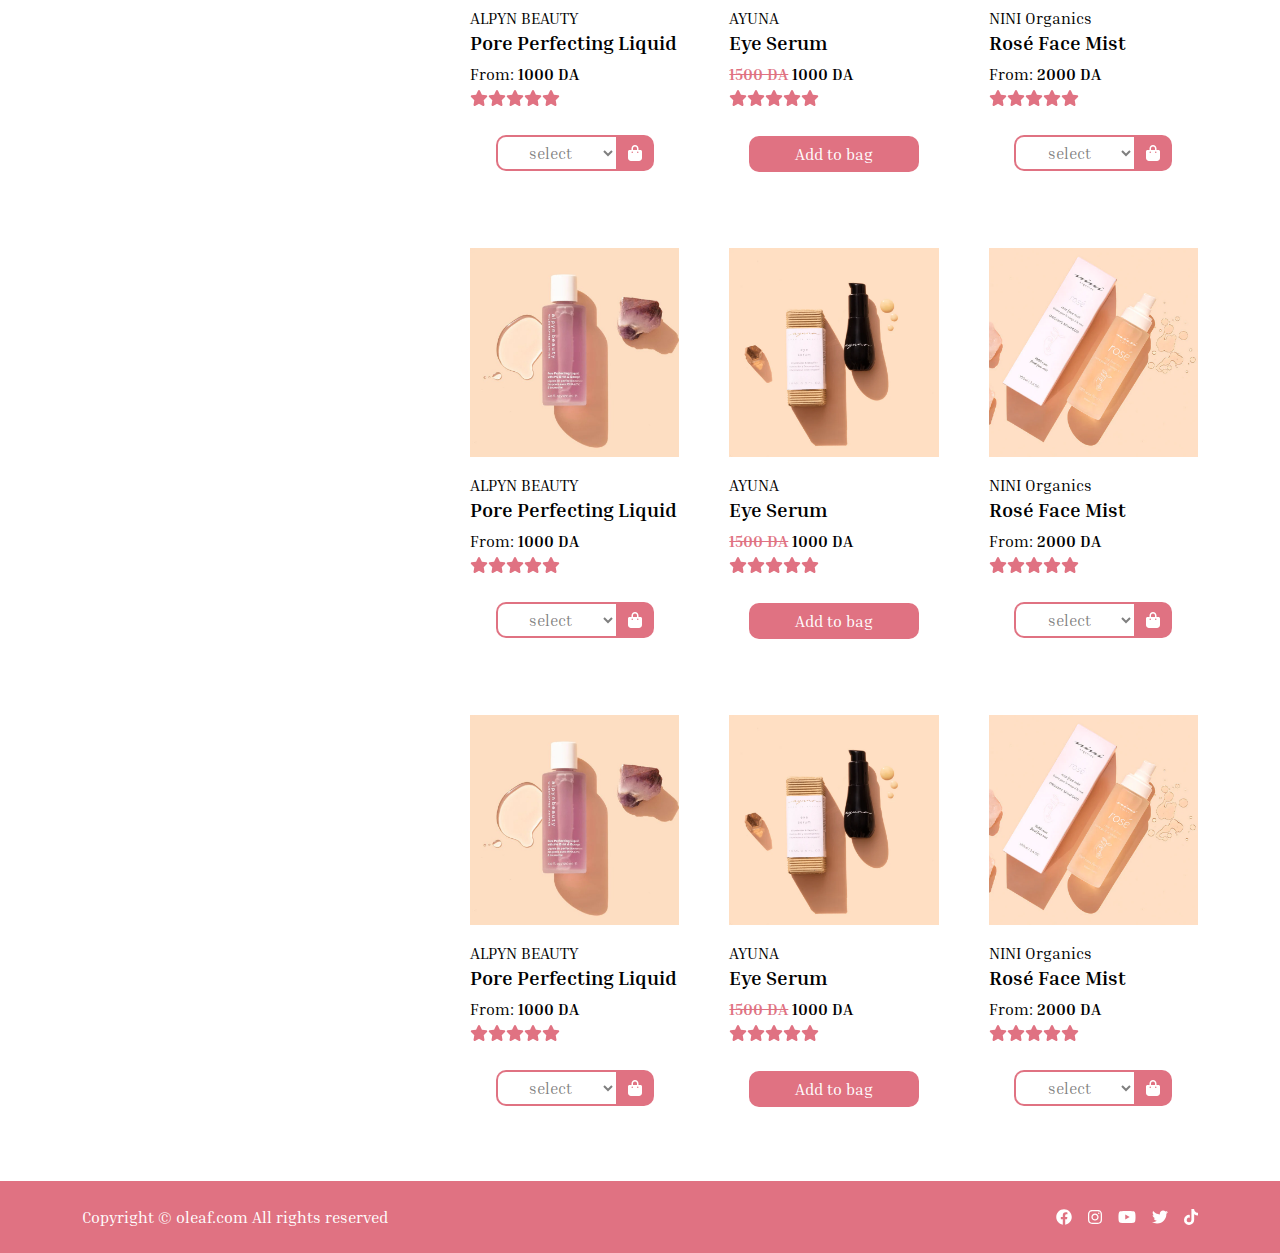
<file: store.html>
<!DOCTYPE html>
<html lang="en">
  <head>
    <meta charset="UTF-8" />
    <meta http-equiv="X-UA-Compatible" content="IE=edge" />
    <meta name="viewport" content="width=device-width, initial-scale=1.0" />
    <title>Store - OLEAF - Natural Skincare Products</title>
    <link rel="stylesheet" href="css/all.min.css" />
    <link rel="stylesheet" href="css/bootstrap.min.css" />
    <link rel="stylesheet" href="css/oleaf.css" />
    <link rel="preconnect" href="https://fonts.googleapis.com" />
    <link rel="preconnect" href="https://fonts.gstatic.com" crossorigin />
    <link
      href="https://fonts.googleapis.com/css2?family=Inria+Serif:wght@300;400;700&display=swap"
      rel="stylesheet"
    />
  </head>
  <body>
    <!-- Start NavBar -->

    <nav>
      <!-- Start SubNavBar -->
      <div class="sub-nav-bar py-2">
        <div
          class="container d-flex flex-column flex-md-row flex-lg-row align-items-center align-items-md-start align-items-lg-start"
        >
          <div
            class="contact d-flex flex-grow-1 flex-column flex-md-row flex-lg-row"
          >
            <a href="mailto:contact@oleaf.com" target="_blank">
              <div
                class="email d-flex justify-content-center align-items-center"
              >
                <i class="fa-regular fa-envelope" style="color: #ffffff"></i>
                <span class="email text-white ms-2">contact@oleaf.com</span>
              </div>
            </a>
            <a href="tel:123-456-7890" target="_blank">
              <div
                class="phone d-flex justify-content-center align-items-center ms-lg-3 my-1 my-lg-0 my-md-0"
              >
                <i class="fa-solid fa-phone" style="color: #ffffff"></i>
                <span class="email text-white ms-2"
                  >Call Us: (0) 123 456 789</span
                >
              </div>
            </a>
          </div>

          <div class="info d-flex">
            <a href="#">
              <div
                class="login d-flex justify-content-center align-items-center me-4"
              >
                <span class="email text-white me-2 text-uppercase">login</span>
                <i
                  class="fa-sharp fas fa-right-to-bracket"
                  style="color: #ffffff"
                ></i>
              </div>
            </a>
            <a href="#">
              <div
                class="lang d-flex justify-content-center align-items-center me-4"
              >
                <select class="select border border-0 text-white">
                  <option value="1" class="text-black bg-white">FR</option>
                  <option value="2" class="text-black bg-white">AR</option>
                </select>
              </div>
            </a>
            <div class="store d-flex justify-content-center align-items-center">
              <i
                class="fa-sharp fas fa-cart-shopping"
                style="color: #ffffff"
              ></i>
              <span class="email text-white ms-2">0</span>
            </div>
          </div>
        </div>
      </div>
      <!-- End SubNavBar -->

      <!-- Start Navbar -->
      <div class="navbar py-4">
        <div class="container d-flex align-items-center flex-nowrap">
          <div class="logo">
            <img class="rounded" src="images/logo.jpg" alt="" />
          </div>
          <div class="chackbox active">
            <i class="fa-sharp fal fa-bars fa-xl" style="color: #e07282"></i>
          </div>
          <div
            class="links d-flex flex-column flex-md-row flex-lg-row justify-content-end align-items-center gap-3"
          >
            <ul
              class="d-flex flex-column flex-md-row flex-lg-row justify-content-center gap-3 text-uppercase"
            >
              <li><a href="index.html">home</a></li>
              <li><a class="active" href="our-products.html">store</a></li>
              <li><a href="academy.html">academy</a></li>
              <li><a href="blogger.html">blog</a></li>
              <li><a href="about-us.html">about</a></li>
              <li><a href="">contact</a></li>
            </ul>
            <div class="search border border-1 p-2 rounded-2">
              <input
                class="border border-0"
                type="search"
                name=""
                id=""
                placeholder="Search"
              />
              <i
                class="fa-sharp fal fa-magnifying-glass"
                style="color: #e07282"
              ></i>
            </div>
          </div>
        </div>
      </div>
      <!-- End Navbar -->
    </nav>
    <!-- End NavBar -->

    <!-- Start Store Landing  -->
    <div class="store-landing-page">
      <div class="container">
        <div class="text">
          <p class="link mb-1">Home / Store / Soins de la peau</p>
          <h1 class="text-title">Skincare</h1>
        </div>
      </div>
    </div>
    <!-- End Store Landing  -->

    <!-- Start Store Shope -->
    <div class="store-shope py-5">
      <div class="container">
        <div class="row justify-content-center align-items-start g-5">
          <div class="col-12 col-md-4 col-lg-4">
            <div class="filter-box">
              <h1 class="filter-title fs-3 mb-5">Filter par</h1>
              <button class="accordion">Category</button>
              <div class="panel">
                <ul>
                  <li>Soins de la peau</li>
                  <li>Soin des cheveux</li>
                  <li>Corps et bain</li>
                  <li>Bronzage</li>
                </ul>
              </div>

              <button class="accordion">Price</button>
              <div class="panel">
                <ul>
                  <li>Soins de la peau</li>
                  <li>Soin des cheveux</li>
                  <li>Corps et bain</li>
                  <li>Bronzage</li>
                </ul>
              </div>

              <button class="accordion">Tag</button>
              <div class="panel">
                <ul>
                  <li>Soins de la peau</li>
                  <li>Soin des cheveux</li>
                  <li>Corps et bain</li>
                  <li>Bronzage</li>
                </ul>
              </div>

              <button class="accordion">Type</button>
              <div class="panel">
                <ul>
                  <li>Soins de la peau</li>
                  <li>Soin des cheveux</li>
                  <li>Corps et bain</li>
                  <li>Bronzage</li>
                </ul>
              </div>
            </div>
          </div>
          <div class="col-12 col-md-8 col-lg-8">
            <div class="store">
              <div
                class="box-title d-flex justify-content-between align-items-center px-4"
              >
                <p class="results mb-0 text-white">
                  <span>20 </span> résultats affichés
                </p>
                <div class="sort-by border-2 border-white border-bottom pb-2">
                  <span class="text-white">Sort by :</span>
                  <select name="" id="">
                    <option value="">Tri par défaut</option>
                    <option value="">Best selling</option>
                    <option value="">Alphabetically, A-Z</option>
                    <option value="">Price, low to high</option>
                    <option value="">Price, high to low</option>
                  </select>
                </div>
              </div>
              <div class="products">
                <a class="text-black" href="single-product.html">
                  <div class="product">
                    <img
                      src="images/Product/ezgif.com-webp-to-jpg.jpg"
                      alt=""
                    />
                    <p class="product-category pt-3 mb-0 fs-6 fw-regular">
                      ALPYN BEAUTY
                    </p>
                    <h1 class="product-name fs-5 fw-bold">
                      Pore Perfecting Liquid
                    </h1>
                    <span class="product-price"
                      >From: <span class="fw-bold">1000 DA</span></span
                    >
                    <ul class="rating d-flex align-items-center">
                      <li>
                        <i
                          class="fa-sharp fas fa-star"
                          style="color: #e07282"
                        ></i>
                      </li>
                      <li>
                        <i
                          class="fa-sharp fas fa-star"
                          style="color: #e07282"
                        ></i>
                      </li>
                      <li>
                        <i
                          class="fa-sharp fas fa-star"
                          style="color: #e07282"
                        ></i>
                      </li>
                      <li>
                        <i
                          class="fa-sharp fas fa-star"
                          style="color: #e07282"
                        ></i>
                      </li>
                      <li>
                        <i
                          class="fa-sharp fas fa-star"
                          style="color: #e07282"
                        ></i>
                      </li>
                    </ul>
                    <div
                      class="select d-flex justify-content-center align-items-center"
                    >
                      <select class="text-black-50" name="" id="">
                        <option value="">select</option>
                        <option value="">30 ml</option>
                        <option value="">50 ml</option>
                      </select>
                      <button>
                        <i
                          class="fa-solid fa-bag-shopping"
                          style="color: #ffffff"
                        ></i>
                      </button>
                    </div>
                  </div>
                </a>
                <a class="text-black" href="single-product.html">
                  <div class="product">
                    <img src="images/Product/BHMar_46_770x.webp" alt="" />
                    <p class="product-category fs-6 fw-regular pt-3 mb-0">
                      AYUNA
                    </p>
                    <h1 class="product-name fs-5 fw-bold">Eye Serum</h1>
                    <span class="product-price"
                      ><span
                        class="fw-bold text-decoration-line-through"
                        style="color: var(--primary-color)"
                        >1500 DA</span
                      >
                      <span class="fw-bold">1000 DA</span></span
                    >
                    <ul class="rating d-flex align-items-center">
                      <li>
                        <i
                          class="fa-sharp fas fa-star"
                          style="color: #e07282"
                        ></i>
                      </li>
                      <li>
                        <i
                          class="fa-sharp fas fa-star"
                          style="color: #e07282"
                        ></i>
                      </li>
                      <li>
                        <i
                          class="fa-sharp fas fa-star"
                          style="color: #e07282"
                        ></i>
                      </li>
                      <li>
                        <i
                          class="fa-sharp fas fa-star"
                          style="color: #e07282"
                        ></i>
                      </li>
                      <li>
                        <i
                          class="fa-sharp fas fa-star"
                          style="color: #e07282"
                        ></i>
                      </li>
                    </ul>
                    <div class="select-witout">
                      <button class="text-white">Add to bag</button>
                    </div>
                  </div>
                </a>
                <a class="text-black" href="single-product.html">
                  <div class="product">
                    <img src="images/Product/BHMar_29_740_770x.webp" alt="" />
                    <p class="product-category fs-6 fw-regular pt-3 mb-0">
                      NINI Organics
                    </p>
                    <h1 class="product-name fs-5 fw-bold">Rosé Face Mist</h1>
                    <span class="product-price"
                      >From: <span class="fw-bold">2000 DA</span></span
                    >
                    <ul class="rating d-flex align-items-center">
                      <li>
                        <i
                          class="fa-sharp fas fa-star"
                          style="color: #e07282"
                        ></i>
                      </li>
                      <li>
                        <i
                          class="fa-sharp fas fa-star"
                          style="color: #e07282"
                        ></i>
                      </li>
                      <li>
                        <i
                          class="fa-sharp fas fa-star"
                          style="color: #e07282"
                        ></i>
                      </li>
                      <li>
                        <i
                          class="fa-sharp fas fa-star"
                          style="color: #e07282"
                        ></i>
                      </li>
                      <li>
                        <i
                          class="fa-sharp fas fa-star"
                          style="color: #e07282"
                        ></i>
                      </li>
                    </ul>
                    <div
                      class="select d-flex justify-content-center align-items-center"
                    >
                      <select class="text-black-50" name="" id="">
                        <option value="">select</option>
                        <option value="">30 ml</option>
                        <option value="">50 ml</option>
                      </select>
                      <button>
                        <i
                          class="fa-solid fa-bag-shopping"
                          style="color: #ffffff"
                        ></i>
                      </button>
                    </div>
                  </div>
                </a>
                <a class="text-black" href="single-product.html">
                  <div class="product">
                    <img
                      src="images/Product/ezgif.com-webp-to-jpg.jpg"
                      alt=""
                    />
                    <p class="product-category pt-3 mb-0 fs-6 fw-regular">
                      ALPYN BEAUTY
                    </p>
                    <h1 class="product-name fs-5 fw-bold">
                      Pore Perfecting Liquid
                    </h1>
                    <span class="product-price"
                      >From: <span class="fw-bold">1000 DA</span></span
                    >
                    <ul class="rating d-flex align-items-center">
                      <li>
                        <i
                          class="fa-sharp fas fa-star"
                          style="color: #e07282"
                        ></i>
                      </li>
                      <li>
                        <i
                          class="fa-sharp fas fa-star"
                          style="color: #e07282"
                        ></i>
                      </li>
                      <li>
                        <i
                          class="fa-sharp fas fa-star"
                          style="color: #e07282"
                        ></i>
                      </li>
                      <li>
                        <i
                          class="fa-sharp fas fa-star"
                          style="color: #e07282"
                        ></i>
                      </li>
                      <li>
                        <i
                          class="fa-sharp fas fa-star"
                          style="color: #e07282"
                        ></i>
                      </li>
                    </ul>
                    <div
                      class="select d-flex justify-content-center align-items-center"
                    >
                      <select class="text-black-50" name="" id="">
                        <option value="">select</option>
                        <option value="">30 ml</option>
                        <option value="">50 ml</option>
                      </select>
                      <button>
                        <i
                          class="fa-solid fa-bag-shopping"
                          style="color: #ffffff"
                        ></i>
                      </button>
                    </div>
                  </div>
                </a>
                <a class="text-black" href="single-product.html">
                  <div class="product">
                    <img src="images/Product/BHMar_46_770x.webp" alt="" />
                    <p class="product-category fs-6 fw-regular pt-3 mb-0">
                      AYUNA
                    </p>
                    <h1 class="product-name fs-5 fw-bold">Eye Serum</h1>
                    <span class="product-price"
                      ><span
                        class="fw-bold text-decoration-line-through"
                        style="color: var(--primary-color)"
                        >1500 DA</span
                      >
                      <span class="fw-bold">1000 DA</span></span
                    >
                    <ul class="rating d-flex align-items-center">
                      <li>
                        <i
                          class="fa-sharp fas fa-star"
                          style="color: #e07282"
                        ></i>
                      </li>
                      <li>
                        <i
                          class="fa-sharp fas fa-star"
                          style="color: #e07282"
                        ></i>
                      </li>
                      <li>
                        <i
                          class="fa-sharp fas fa-star"
                          style="color: #e07282"
                        ></i>
                      </li>
                      <li>
                        <i
                          class="fa-sharp fas fa-star"
                          style="color: #e07282"
                        ></i>
                      </li>
                      <li>
                        <i
                          class="fa-sharp fas fa-star"
                          style="color: #e07282"
                        ></i>
                      </li>
                    </ul>
                    <div class="select-witout">
                      <button class="text-white">Add to bag</button>
                    </div>
                  </div>
                </a>
                <a class="text-black" href="single-product.html">
                  <div class="product">
                    <img src="images/Product/BHMar_29_740_770x.webp" alt="" />
                    <p class="product-category fs-6 fw-regular pt-3 mb-0">
                      NINI Organics
                    </p>
                    <h1 class="product-name fs-5 fw-bold">Rosé Face Mist</h1>
                    <span class="product-price"
                      >From: <span class="fw-bold">2000 DA</span></span
                    >
                    <ul class="rating d-flex align-items-center">
                      <li>
                        <i
                          class="fa-sharp fas fa-star"
                          style="color: #e07282"
                        ></i>
                      </li>
                      <li>
                        <i
                          class="fa-sharp fas fa-star"
                          style="color: #e07282"
                        ></i>
                      </li>
                      <li>
                        <i
                          class="fa-sharp fas fa-star"
                          style="color: #e07282"
                        ></i>
                      </li>
                      <li>
                        <i
                          class="fa-sharp fas fa-star"
                          style="color: #e07282"
                        ></i>
                      </li>
                      <li>
                        <i
                          class="fa-sharp fas fa-star"
                          style="color: #e07282"
                        ></i>
                      </li>
                    </ul>
                    <div
                      class="select d-flex justify-content-center align-items-center"
                    >
                      <select class="text-black-50" name="" id="">
                        <option value="">select</option>
                        <option value="">30 ml</option>
                        <option value="">50 ml</option>
                      </select>
                      <button>
                        <i
                          class="fa-solid fa-bag-shopping"
                          style="color: #ffffff"
                        ></i>
                      </button>
                    </div>
                  </div>
                </a>
                <a class="text-black" href="single-product.html">
                  <div class="product">
                    <img
                      src="images/Product/ezgif.com-webp-to-jpg.jpg"
                      alt=""
                    />
                    <p class="product-category pt-3 mb-0 fs-6 fw-regular">
                      ALPYN BEAUTY
                    </p>
                    <h1 class="product-name fs-5 fw-bold">
                      Pore Perfecting Liquid
                    </h1>
                    <span class="product-price"
                      >From: <span class="fw-bold">1000 DA</span></span
                    >
                    <ul class="rating d-flex align-items-center">
                      <li>
                        <i
                          class="fa-sharp fas fa-star"
                          style="color: #e07282"
                        ></i>
                      </li>
                      <li>
                        <i
                          class="fa-sharp fas fa-star"
                          style="color: #e07282"
                        ></i>
                      </li>
                      <li>
                        <i
                          class="fa-sharp fas fa-star"
                          style="color: #e07282"
                        ></i>
                      </li>
                      <li>
                        <i
                          class="fa-sharp fas fa-star"
                          style="color: #e07282"
                        ></i>
                      </li>
                      <li>
                        <i
                          class="fa-sharp fas fa-star"
                          style="color: #e07282"
                        ></i>
                      </li>
                    </ul>
                    <div
                      class="select d-flex justify-content-center align-items-center"
                    >
                      <select class="text-black-50" name="" id="">
                        <option value="">select</option>
                        <option value="">30 ml</option>
                        <option value="">50 ml</option>
                      </select>
                      <button>
                        <i
                          class="fa-solid fa-bag-shopping"
                          style="color: #ffffff"
                        ></i>
                      </button>
                    </div>
                  </div>
                </a>
                <a class="text-black" href="single-product.html">
                  <div class="product">
                    <img src="images/Product/BHMar_46_770x.webp" alt="" />
                    <p class="product-category fs-6 fw-regular pt-3 mb-0">
                      AYUNA
                    </p>
                    <h1 class="product-name fs-5 fw-bold">Eye Serum</h1>
                    <span class="product-price"
                      ><span
                        class="fw-bold text-decoration-line-through"
                        style="color: var(--primary-color)"
                        >1500 DA</span
                      >
                      <span class="fw-bold">1000 DA</span></span
                    >
                    <ul class="rating d-flex align-items-center">
                      <li>
                        <i
                          class="fa-sharp fas fa-star"
                          style="color: #e07282"
                        ></i>
                      </li>
                      <li>
                        <i
                          class="fa-sharp fas fa-star"
                          style="color: #e07282"
                        ></i>
                      </li>
                      <li>
                        <i
                          class="fa-sharp fas fa-star"
                          style="color: #e07282"
                        ></i>
                      </li>
                      <li>
                        <i
                          class="fa-sharp fas fa-star"
                          style="color: #e07282"
                        ></i>
                      </li>
                      <li>
                        <i
                          class="fa-sharp fas fa-star"
                          style="color: #e07282"
                        ></i>
                      </li>
                    </ul>
                    <div class="select-witout">
                      <button class="text-white">Add to bag</button>
                    </div>
                  </div>
                </a>
                <a class="text-black" href="single-product.html">
                  <div class="product">
                    <img src="images/Product/BHMar_29_740_770x.webp" alt="" />
                    <p class="product-category fs-6 fw-regular pt-3 mb-0">
                      NINI Organics
                    </p>
                    <h1 class="product-name fs-5 fw-bold">Rosé Face Mist</h1>
                    <span class="product-price"
                      >From: <span class="fw-bold">2000 DA</span></span
                    >
                    <ul class="rating d-flex align-items-center">
                      <li>
                        <i
                          class="fa-sharp fas fa-star"
                          style="color: #e07282"
                        ></i>
                      </li>
                      <li>
                        <i
                          class="fa-sharp fas fa-star"
                          style="color: #e07282"
                        ></i>
                      </li>
                      <li>
                        <i
                          class="fa-sharp fas fa-star"
                          style="color: #e07282"
                        ></i>
                      </li>
                      <li>
                        <i
                          class="fa-sharp fas fa-star"
                          style="color: #e07282"
                        ></i>
                      </li>
                      <li>
                        <i
                          class="fa-sharp fas fa-star"
                          style="color: #e07282"
                        ></i>
                      </li>
                    </ul>
                    <div
                      class="select d-flex justify-content-center align-items-center"
                    >
                      <select class="text-black-50" name="" id="">
                        <option value="">select</option>
                        <option value="">30 ml</option>
                        <option value="">50 ml</option>
                      </select>
                      <button>
                        <i
                          class="fa-solid fa-bag-shopping"
                          style="color: #ffffff"
                        ></i>
                      </button>
                    </div>
                  </div>
                </a>
                <a class="text-black" href="single-product.html">
                  <div class="product">
                    <img
                      src="images/Product/ezgif.com-webp-to-jpg.jpg"
                      alt=""
                    />
                    <p class="product-category pt-3 mb-0 fs-6 fw-regular">
                      ALPYN BEAUTY
                    </p>
                    <h1 class="product-name fs-5 fw-bold">
                      Pore Perfecting Liquid
                    </h1>
                    <span class="product-price"
                      >From: <span class="fw-bold">1000 DA</span></span
                    >
                    <ul class="rating d-flex align-items-center">
                      <li>
                        <i
                          class="fa-sharp fas fa-star"
                          style="color: #e07282"
                        ></i>
                      </li>
                      <li>
                        <i
                          class="fa-sharp fas fa-star"
                          style="color: #e07282"
                        ></i>
                      </li>
                      <li>
                        <i
                          class="fa-sharp fas fa-star"
                          style="color: #e07282"
                        ></i>
                      </li>
                      <li>
                        <i
                          class="fa-sharp fas fa-star"
                          style="color: #e07282"
                        ></i>
                      </li>
                      <li>
                        <i
                          class="fa-sharp fas fa-star"
                          style="color: #e07282"
                        ></i>
                      </li>
                    </ul>
                    <div
                      class="select d-flex justify-content-center align-items-center"
                    >
                      <select class="text-black-50" name="" id="">
                        <option value="">select</option>
                        <option value="">30 ml</option>
                        <option value="">50 ml</option>
                      </select>
                      <button>
                        <i
                          class="fa-solid fa-bag-shopping"
                          style="color: #ffffff"
                        ></i>
                      </button>
                    </div>
                  </div>
                </a>
                <a class="text-black" href="single-product.html">
                  <div class="product">
                    <img src="images/Product/BHMar_46_770x.webp" alt="" />
                    <p class="product-category fs-6 fw-regular pt-3 mb-0">
                      AYUNA
                    </p>
                    <h1 class="product-name fs-5 fw-bold">Eye Serum</h1>
                    <span class="product-price"
                      ><span
                        class="fw-bold text-decoration-line-through"
                        style="color: var(--primary-color)"
                        >1500 DA</span
                      >
                      <span class="fw-bold">1000 DA</span></span
                    >
                    <ul class="rating d-flex align-items-center">
                      <li>
                        <i
                          class="fa-sharp fas fa-star"
                          style="color: #e07282"
                        ></i>
                      </li>
                      <li>
                        <i
                          class="fa-sharp fas fa-star"
                          style="color: #e07282"
                        ></i>
                      </li>
                      <li>
                        <i
                          class="fa-sharp fas fa-star"
                          style="color: #e07282"
                        ></i>
                      </li>
                      <li>
                        <i
                          class="fa-sharp fas fa-star"
                          style="color: #e07282"
                        ></i>
                      </li>
                      <li>
                        <i
                          class="fa-sharp fas fa-star"
                          style="color: #e07282"
                        ></i>
                      </li>
                    </ul>
                    <div class="select-witout">
                      <button class="text-white">Add to bag</button>
                    </div>
                  </div>
                </a>
                <a class="text-black" href="single-product.html">
                  <div class="product">
                    <img src="images/Product/BHMar_29_740_770x.webp" alt="" />
                    <p class="product-category fs-6 fw-regular pt-3 mb-0">
                      NINI Organics
                    </p>
                    <h1 class="product-name fs-5 fw-bold">Rosé Face Mist</h1>
                    <span class="product-price"
                      >From: <span class="fw-bold">2000 DA</span></span
                    >
                    <ul class="rating d-flex align-items-center">
                      <li>
                        <i
                          class="fa-sharp fas fa-star"
                          style="color: #e07282"
                        ></i>
                      </li>
                      <li>
                        <i
                          class="fa-sharp fas fa-star"
                          style="color: #e07282"
                        ></i>
                      </li>
                      <li>
                        <i
                          class="fa-sharp fas fa-star"
                          style="color: #e07282"
                        ></i>
                      </li>
                      <li>
                        <i
                          class="fa-sharp fas fa-star"
                          style="color: #e07282"
                        ></i>
                      </li>
                      <li>
                        <i
                          class="fa-sharp fas fa-star"
                          style="color: #e07282"
                        ></i>
                      </li>
                    </ul>
                    <div
                      class="select d-flex justify-content-center align-items-center"
                    >
                      <select class="text-black-50" name="" id="">
                        <option value="">select</option>
                        <option value="">30 ml</option>
                        <option value="">50 ml</option>
                      </select>
                      <button>
                        <i
                          class="fa-solid fa-bag-shopping"
                          style="color: #ffffff"
                        ></i>
                      </button>
                    </div>
                  </div>
                </a>
                <a class="text-black" href="single-product.html">
                  <div class="product">
                    <img
                      src="images/Product/ezgif.com-webp-to-jpg.jpg"
                      alt=""
                    />
                    <p class="product-category pt-3 mb-0 fs-6 fw-regular">
                      ALPYN BEAUTY
                    </p>
                    <h1 class="product-name fs-5 fw-bold">
                      Pore Perfecting Liquid
                    </h1>
                    <span class="product-price"
                      >From: <span class="fw-bold">1000 DA</span></span
                    >
                    <ul class="rating d-flex align-items-center">
                      <li>
                        <i
                          class="fa-sharp fas fa-star"
                          style="color: #e07282"
                        ></i>
                      </li>
                      <li>
                        <i
                          class="fa-sharp fas fa-star"
                          style="color: #e07282"
                        ></i>
                      </li>
                      <li>
                        <i
                          class="fa-sharp fas fa-star"
                          style="color: #e07282"
                        ></i>
                      </li>
                      <li>
                        <i
                          class="fa-sharp fas fa-star"
                          style="color: #e07282"
                        ></i>
                      </li>
                      <li>
                        <i
                          class="fa-sharp fas fa-star"
                          style="color: #e07282"
                        ></i>
                      </li>
                    </ul>
                    <div
                      class="select d-flex justify-content-center align-items-center"
                    >
                      <select class="text-black-50" name="" id="">
                        <option value="">select</option>
                        <option value="">30 ml</option>
                        <option value="">50 ml</option>
                      </select>
                      <button>
                        <i
                          class="fa-solid fa-bag-shopping"
                          style="color: #ffffff"
                        ></i>
                      </button>
                    </div>
                  </div>
                </a>
                <a class="text-black" href="single-product.html">
                  <div class="product">
                    <img src="images/Product/BHMar_46_770x.webp" alt="" />
                    <p class="product-category fs-6 fw-regular pt-3 mb-0">
                      AYUNA
                    </p>
                    <h1 class="product-name fs-5 fw-bold">Eye Serum</h1>
                    <span class="product-price"
                      ><span
                        class="fw-bold text-decoration-line-through"
                        style="color: var(--primary-color)"
                        >1500 DA</span
                      >
                      <span class="fw-bold">1000 DA</span></span
                    >
                    <ul class="rating d-flex align-items-center">
                      <li>
                        <i
                          class="fa-sharp fas fa-star"
                          style="color: #e07282"
                        ></i>
                      </li>
                      <li>
                        <i
                          class="fa-sharp fas fa-star"
                          style="color: #e07282"
                        ></i>
                      </li>
                      <li>
                        <i
                          class="fa-sharp fas fa-star"
                          style="color: #e07282"
                        ></i>
                      </li>
                      <li>
                        <i
                          class="fa-sharp fas fa-star"
                          style="color: #e07282"
                        ></i>
                      </li>
                      <li>
                        <i
                          class="fa-sharp fas fa-star"
                          style="color: #e07282"
                        ></i>
                      </li>
                    </ul>
                    <div class="select-witout">
                      <button class="text-white">Add to bag</button>
                    </div>
                  </div>
                </a>
                <a class="text-black" href="single-product.html">
                  <div class="product">
                    <img src="images/Product/BHMar_29_740_770x.webp" alt="" />
                    <p class="product-category fs-6 fw-regular pt-3 mb-0">
                      NINI Organics
                    </p>
                    <h1 class="product-name fs-5 fw-bold">Rosé Face Mist</h1>
                    <span class="product-price"
                      >From: <span class="fw-bold">2000 DA</span></span
                    >
                    <ul class="rating d-flex align-items-center">
                      <li>
                        <i
                          class="fa-sharp fas fa-star"
                          style="color: #e07282"
                        ></i>
                      </li>
                      <li>
                        <i
                          class="fa-sharp fas fa-star"
                          style="color: #e07282"
                        ></i>
                      </li>
                      <li>
                        <i
                          class="fa-sharp fas fa-star"
                          style="color: #e07282"
                        ></i>
                      </li>
                      <li>
                        <i
                          class="fa-sharp fas fa-star"
                          style="color: #e07282"
                        ></i>
                      </li>
                      <li>
                        <i
                          class="fa-sharp fas fa-star"
                          style="color: #e07282"
                        ></i>
                      </li>
                    </ul>
                    <div
                      class="select d-flex justify-content-center align-items-center"
                    >
                      <select class="text-black-50" name="" id="">
                        <option value="">select</option>
                        <option value="">30 ml</option>
                        <option value="">50 ml</option>
                      </select>
                      <button>
                        <i
                          class="fa-solid fa-bag-shopping"
                          style="color: #ffffff"
                        ></i>
                      </button>
                    </div>
                  </div>
                </a>
              </div>
            </div>
          </div>
        </div>
      </div>
    </div>
    <!-- End Store Shope -->

    <!-- Start Footer -->

    <div class="footer py-4">
      <div
        class="container d-flex align-items-center justify-content-between flex-column flex-md-row"
      >
        <p class="copyright mb-0 text-white">
          Copyright &copy; oleaf.com All rights reserved
        </p>
        <ul class="social-media d-flex align-items-center gap-3 mt-3 mt-md-0">
          <li>
            <a href=""
              ><i class="fa-brands fa-facebook" style="color: #ffffff"></i
            ></a>
          </li>
          <li>
            <a href=""
              ><i class="fa-brands fa-instagram" style="color: #ffffff"></i
            ></a>
          </li>
          <li>
            <a href=""
              ><i class="fa-brands fa-youtube" style="color: #ffffff"></i
            ></a>
          </li>
          <li>
            <a href=""
              ><i class="fa-brands fa-twitter" style="color: #ffffff"></i
            ></a>
          </li>
          <li>
            <a href=""
              ><i class="fa-brands fa-tiktok" style="color: #ffffff"></i
            ></a>
          </li>
        </ul>
      </div>
    </div>

    <!-- End Footer -->

    <script src="js/all.min.js"></script>
    <script src="js/bootstrap.bundle.min.js"></script>
    <script src="js/oleaf.js"></script>
  </body>
</html>
</file>
<file: css/oleaf.css>
/* Start Globle Rules */

* {
  -webkit-box-sizing: border-box;
  -moz-box-sizing: border-box;
  box-sizing: border-box;
}

:root {
  --primary-color: #e07282;
}

html {
  scroll-behavior: smooth;
}

body {
  font-family: "Inria Serif", serif;
}

a {
  text-decoration: none;
}

ul {
  list-style: none;
  margin: 0;
  padding: 0;
}

*:focus {
  outline: none;
}

/* End Globle Rules */

/* Start components */

.title {
  width: fit-content;
  margin: 0 auto 60px;
}
.title::after {
  content: "";
  position: absolute;
  top: 130%;
  left: 50%;
  width: 110%;
  height: 2px;
  transform: translateX(-50%);
  background-color: var(--primary-color);
}
.title::before {
  content: "";
  position: absolute;
  top: 115%;
  left: 50%;
  width: 13px;
  height: 13px;
  transform: translateX(-50%);
  transform: rotate(45deg);
  background-color: var(--primary-color);
}

/* End components */

/* Start NavBar */

/* Start SubNavBar */
nav .sub-nav-bar {
  background-color: var(--primary-color);
}
nav .sub-nav-bar .info .lang .select {
  background-color: var(--primary-color);
}
/* End SubNavBar */

/* Start Navbar */

nav .navbar .logo {
  width: 60px;
}
nav .navbar .logo img {
  width: 100%;
}
nav .navbar .links ul li a {
  color: var(--primary-color);
  transition-duration: 0.3s;
}
nav .navbar .links ul li a:hover,
nav .navbar .links ul li a.active {
  color: #e22c47;
}
nav .navbar .search {
  width: 150px;
  border-color: var(--primary-color) !important;
}
nav .navbar .search input {
  width: 80%;
}
nav .navbar .search i {
  color: var(--primary-color) !important;
}
nav .navbar .links {
  transition-duration: 0.3s;
  width: 100%;
}
nav .navbar .chackbox {
  display: none;
}
@media (max-width: 425px) {
  nav .navbar .chackbox {
    display: block;
    cursor: pointer;
  }
  nav .navbar .links {
    position: absolute;
    top: 100%;
    left: -100%;
    padding: 20px 0;
    background-color: rgba(255, 255, 255);
    text-align: center;
  }
}

/* End Navbar */

/* End NavBar */

/* Start Landing Page */

.landing {
  width: 100%;
  height: 100%;
  padding: 40px 0;
  background-image: url(../images/landing.jpeg);
  background-repeat: no-repeat;
  background-position: center center;
  background-size: cover;
}

.landing .text h1 {
  font-size: 25px;
  font-weight: bold;
  line-height: 1.2;
  color: white;
}
.landing .text h1:nth-child(odd) {
  color: var(--primary-color);
}
@media (min-width: 425px) {
  .landing .text h1 {
    font-size: 40px;
  }
}
@media (min-width: 992px) {
  .landing .text h1 {
    font-size: 70px;
  }
}
@media (min-width: 1025px) {
  .landing .text h1 {
    font-size: 90px;
  }
}

.landing .text-paragraph p {
  font-size: 30px;
  width: 300px;
}
@media (max-width: 768px) {
  .landing .text-paragraph p {
    font-size: 25px;
    width: 250px;
  }
}
@media (max-width: 425px) {
  .landing .text-paragraph p {
    font-size: 20px;
    width: 150px;
  }
}
@media (max-width: 375px) {
  .landing .text-paragraph p {
    font-size: 10px;
    width: 110px;
  }
}

.landing .text .btn {
  background-color: var(--primary-color);
  width: 300px;
  font-size: 20px;
}
@media (max-width: 768px) {
  .landing .text .btn {
    width: 250px;
    font-size: 15px;
  }
}
@media (max-width: 425px) {
  .landing .text .btn {
    width: 150px;
    font-size: 10px;
  }
}
@media (max-width: 375px) {
  .landing .text .btn {
    width: 110px;
    font-size: 5px;
  }
}
/* End Landing Page */

/* Start New Products */

.new-products {
  padding-top: 100px;
  padding-bottom: 100px;
}
.new-products .products {
  padding-top: 20px;
  display: grid;
  grid-template-columns: repeat(auto-fill, minmax(300px, 1fr));
  gap: 50px;
}

.new-products .products .product img {
  width: 100%;
}
.new-products .products .product .product-category {
  font-size: 13px;
}
.new-products .products .product .product-name {
  font-weight: bold;
  font-size: 25px;
  margin-top: -10px;
  border-bottom: 2px solid var(--primary-color);
  padding-bottom: 10px;
  margin-bottom: 10px;
}

.new-products .products .product .product-desc {
  font-size: 14px;
}
.new-products .products .product .product-price {
  font-size: 13px;
}
/* End New Products */

/* Start Courese Part */
.courses-part {
  width: 100%;
  height: 80vh;
  padding: 40px 0;
  background-image: url(../images/courese.jpeg);
  background-repeat: no-repeat;
  background-position: center center;
  background-size: cover;
}

@media (min-width: 426px) {
  .courses-part .text {
    position: absolute;
    right: 20%;
    top: 0px;
  }
}
@media (max-width: 425px) {
  .courses-part {
    height: 50vh;
    padding: 40px 0;
  }
  .courses-part .text {
    text-align: center;
    margin-top: 100px;
  }
}
@media (max-width: 767px) {
  .courses-part .text {
    right: 0%;
  }
}
.courses-part .text .courese-title {
  font-size: 30px;
  margin-bottom: -10px;
}
.courses-part .text .main-title {
  font-size: 110px;
  width: 100px;
}
@media (max-width: 425px) {
  .courses-part .text .main-title {
    font-size: 50px !important;
    margin: 40px auto;
    width: 100%;
    color: black !important;
  }
}
/* @media (max-width: 320px) {
  .courses-part .text .main-title {
    font-size: 10px;
  }
} */
@media (max-width: 768px) {
  .courses-part .text {
    margin-top: 40px;
  }
  .courses-part .text .courese-title {
    font-size: 20px;
    margin-bottom: -10px;
  }
  .courses-part .text .main-title {
    font-size: 80px;
    margin: 20px 0;
  }
}
.courses-part .text .courese-search {
  background-color: var(--primary-color);
  width: 400px;
  font-size: 20px;
}

/* End Courese Part */

/* Start Blog Part */
.blogger {
  padding-top: 100px;
  padding-bottom: 100px;
}
.blogger .blogs {
  padding-top: 20px;
  display: grid;
  grid-template-columns: repeat(auto-fill, minmax(300px, 1fr));
  gap: 50px;
}
.blogger .blogs .blog img {
  width: 100%;
}
.blogger .blogs .blog .artical-content {
  font-size: 12px;
  border-top: 2px solid var(--primary-color);
}
.blogger .blogs .blog .read-more {
  background-color: var(--primary-color);
  font-size: 12px;
}
/* End Blog Part */

/* Start Contact Us */
.contact-us {
  position: relative;
  width: 100%;
  height: 80vh;
  padding: 40px 0;
  background-image: url(../images/contact.jpeg);
  background-size: cover;
}
.contact-us .overlay {
  position: absolute;
  left: 0;
  top: 0;
  width: 100%;
  height: 100%;
  background-color: rgba(255, 255, 255, 0.7);
}
.contact-us .contact {
  width: 400px;
  margin: 0 auto;
}
@media (max-width: 425px) {
  .contact-us .contact {
    width: 100%;
    margin: 0 auto;
  }
}
.contact-us .contact textarea {
  resize: none;
  height: 150px;
}
.contact-us .contact input[type="submit"] {
  width: 50%;
  margin: 0 auto;
  background-color: var(--primary-color);
  border: none;
}
/* End Contact Us */

/* Start Our Products Landing */
.our-products-landing {
  width: 100%;
  height: 100%;
  padding: 40px 0;
  background-image: url(../images/our\ products.jpg);
  background-repeat: no-repeat;
  background-position: center center;
  background-size: cover;
}
.our-products-landing .our-products-title {
  margin: 0 auto;
  text-align: center;
  font-size: 50px;
  width: 250px;
  font-weight: bold;
}
/* End Our Products Landing */

/* Start Our Products Category */
.our-products-category {
  padding-top: 60px;
  padding-bottom: 60px;
}
.our-products-category .categories {
  padding-top: 20px;
  display: grid;
  grid-template-columns: repeat(auto-fill, minmax(200px, 1fr));
  gap: 50px;
}
@media (max-width: 425px) {
  .our-products-category .our-products-category-title {
    text-align: center;
  }
  .our-products-category .categories {
    text-align: center;
  }
}

.our-products-category .categories .category img {
  width: 100%;
}
.our-products-category .categories .category:first-of-type img {
  width: 89%;
  margin: 0 auto;
  display: block;
}
/* End Our Products Category */

/* Start Our Products Shope */
.our-products-shop {
  /* padding-top: 100px; */
  padding-bottom: 100px;
}
@media (max-width: 425px) {
  .our-products-shop .tags ul {
    flex-direction: column;
  }
}
.our-products-shop .tags ul li {
  cursor: pointer;
  transition-duration: 0.5s;
}
.our-products-shop .tags ul li::after {
  position: absolute;
  content: "";
  bottom: -10px;
  left: 50%;
  transform: translate(-50%);
  width: 0%;
  height: 2px;
  background-color: var(--primary-color);
  transition-duration: 0.5s;
}
.our-products-shop .tags ul li.active {
  position: relative;
  color: var(--primary-color);
}
.our-products-shop .tags ul li:hover {
  position: relative;
  color: var(--primary-color);
}
.our-products-shop .tags ul li:hover::after {
  position: absolute;
  content: "";
  bottom: -10px;
  left: 50%;
  transform: translate(-50%);
  width: 120%;
  height: 2px;
  background-color: var(--primary-color);
}
.our-products-shop .tags ul li.active::after {
  width: 120%;
}
.our-products-shop .shop .products {
  padding-top: 20px;
  display: grid;
  grid-template-columns: repeat(auto-fill, minmax(300px, 1fr));
  gap: 50px;
}

.our-products-shop .shop .products .product img {
  width: 100%;
}
.our-products-shop .shop .products .product .select {
  margin-top: 25px;
}
.our-products-shop .shop .products .product .select select {
  padding: 5px 20px;
  width: 170px;
  border: 2px solid var(--primary-color);
  border-right: none;
  background-color: transparent;
  border-radius: 10px 0 0 10px;
  text-align: center;
}
.our-products-shop .shop .products a:not(:nth-of-type(2)) .select button {
  background-color: var(--primary-color);
  border: none;
  padding: 6px 12px;
  border-radius: 0 10px 10px 0;
}
.our-products-shop .shop .products a:nth-of-type(2) .select button {
  background-color: var(--primary-color);
  border: none;
  padding: 6px 1px;
  width: 220px;
  margin: 0 auto;
  display: block;
  border-radius: 10px;
}
/* End Our Products Shope */

/* Start Store Landing */

.store-landing-page {
  width: 100%;
  height: 100%;
  padding: 40px 0;
  background-image: url(../images/store-landing.jpeg);
  background-repeat: no-repeat;
  background-position: center center;
  background-size: cover;
}

.store-landing-page .text .text-title {
  font-size: 60px;
}

/* End Store Landing */

/* Start Store Shope */

.store-shope .filter-box .accordion {
  background-color: #fff;
  color: #444;
  cursor: pointer;
  padding: 0px 10px 0 0;
  width: 100%;
  border: none;
  text-align: left;
  outline: none;
  font-size: 15px;
  transition-duration: 0.4s;
  display: flex;
  align-items: center;
  justify-content: space-between;
  border-top: 1px solid black;
}

.store-shope .filter-box .accordion:after {
  content: "\2b"; /* Unicode character for "plus" sign (+) */
  font-size: 25px;
  color: #777;
  float: right;
  margin-left: 5px;
}
.store-shope .filter-box .active:after {
  content: "-"; /* Unicode character for "minus" sign (-) */
  font-size: 25px;
}
.store-shope .filter-box .panel {
  padding: 0 18px;
  background-color: white;
  max-height: 0;
  overflow: hidden;
  transition: max-height 0.2s ease-out;
  padding-bottom: 5px;
}

.store-shope .store .box-title {
  background-color: var(--primary-color);
  padding-top: 12px;
  padding-bottom: 12px;
}
.store-shope .store .box-title .results span {
  margin-right: 3px;
}
@media (max-width: 425px) {
  .store-shope .store .box-title .results {
    font-size: 10px;
  }
  .store-shope .store .box-title .sort-by {
    font-size: 10px;
  }
}
.store-shope .store .box-title .sort-by select {
  background-color: transparent;
  border: none;
  color: white;
}
@media (max-width: 425px) {
  .store-shope .store .box-title .sort-by select {
    font-size: 10px;
  }
}
.store-shope .store .box-title .sort-by select option {
  background-color: transparent;
  color: black;
}
.store-shope .store .products {
  padding-top: 20px;
  display: grid;
  grid-template-columns: repeat(auto-fill, minmax(200px, 1fr));
  gap: 50px;
}

.store-shope .store .products .product img {
  width: 100%;
}
.store-shope .store .products .product .select {
  margin-top: 25px;
}
.store-shope .store .products .product .select select {
  padding: 5px 20px;
  width: 120px;
  border: 2px solid var(--primary-color);
  border-right: none;
  background-color: transparent;
  border-radius: 10px 0 0 10px;
  text-align: center;
}
.store-shope .store .products .product .select button {
  background-color: var(--primary-color);
  border: none;
  padding: 6px 12px;
  border-radius: 0 10px 10px 0;
}
.store-shope .store .products .product .select-witout button {
  background-color: var(--primary-color);
  border: none;
  padding: 6px 1px;
  width: 170px;
  margin: 26px auto;
  display: block;
  border-radius: 10px;
}
/* End Store Shope */

/* Start Single Product information */

.single-product-information .images .display-img img {
  width: 70%;
  margin-bottom: 10px;
  margin-left: auto;
  margin-right: auto;
  display: block;
}
.single-product-information .images .imgs img {
  width: 80px;
  cursor: pointer;
}
@media (max-width: 768px) {
  .single-product-information .images .imgs img {
    width: 60px;
  }
}
@media (max-width: 425px) {
  .single-product-information .images .imgs img {
    width: 40px;
  }
}
.single-product-information .images .imgs img.active {
  border-bottom: 3px solid var(--primary-color);
}
.single-product-information .information .category {
  color: var(--primary-color);
}
.single-product-information .information .rating ul li i {
  font-size: 12px;
}
.single-product-information .information .description {
  font-size: 12px;
}
/* End Single Product information */

/* Start Single Product Reviews */

.reviews .rating-detail .num {
  color: var(--primary-color);
}
.reviews .rating-detail .prograse {
  position: relative;
  background-color: #ebebeb;
  width: 100%;
  height: 5px;
}
.reviews .rating-detail .prograse span {
  position: absolute;
  background-color: var(--primary-color);
  height: 5px;
}
.reviews .buttons a {
  background-color: var(--primary-color);
}
.reviews .buttons a {
  background-color: var(--primary-color);
}
@media (max-width: 425px) {
  .reviews .buttons a {
    font-size: 15px;
  }
}
/* End Single Product Reviews */

/* Start Single Product Reviews comments */

.reviews-comments .reviews-comments-head {
  border-bottom: 1px solid #ccc;
}
.reviews-comments .reviews-comments-head a {
  cursor: pointer;
}
.reviews-comments .reviews-comments-head .active,
.reviews-comments .reviews-comments-head a:hover {
  color: var(--primary-color) !important;
  position: relative;
}
.reviews-comments .reviews-comments-head .active::after {
  position: absolute;
  content: "";
  width: 100%;
  height: 2px;
  background-color: var(--primary-color);
  bottom: -11px;
  left: 0;
}
.reviews-comments .reviews-body {
  font-family: "Montserrat", sans-serif;
}
.reviews-comments .reviews-body:not(:last-of-type) {
  border-bottom: 1px solid #ccc;
}
.reviews-comments .reviews-content .reviews-title {
  font-size: 20px;
}
.reviews-comments .reviews-content .reviews-content-p {
  font-size: 15px;
}
/* End Single Product Reviews comments */

/* Start Academy Landing */

.academy-landing {
  width: 100%;
  height: 100%;
  padding: 40px 0;
  background-image: url(../images/academy-landing.jpg);
  background-repeat: no-repeat;
  background-position: center center;
  background-size: cover;
  position: relative;
}
.academy-landing .overlay {
  position: absolute;
  width: 100%;
  height: 100%;
  top: 0;
  left: 0;
  background-color: rgba(224, 114, 130, 0.3);
}
.academy-landing .text-landing {
  position: relative;
  width: 700px;
  font-family: "Montserrat", sans-serif;
  font-weight: 400;
  text-align: center;
  margin: 100px auto;
  font-size: 45px;
}
@media (max-width: 425px) {
  .academy-landing .text-landing {
    width: 100%;
    font-size: 35px;
  }
}

/* End Academy Landing */

/* Start Courses */

.courses {
  padding-top: 50px;
  padding-bottom: 50px;
}
.courses .courses-title {
  margin: 50px auto 30px;
  width: fit-content;
  font-size: 40px;
}
.courses .courses-box {
  padding-top: 20px;
  display: grid;
  grid-template-columns: repeat(auto-fill, minmax(250px, 1fr));
  gap: 50px;
}
.courses .courses-box .course {
  font-family: "Montserrat", sans-serif;
}
.courses .courses-box .course img {
  width: 100%;
}
.courses .courses-box .course .course-info span {
  font-size: 13px;
  margin-top: 5px;
}
.courses .courses-box .course .course-price {
  font-family: inherit;
  font-weight: 600;
}

.courses .pagination {
  margin: 60px auto 20px;
}
.courses .pagination ul {
  margin: 0 auto;
}
.courses .pagination ul li .active,
.courses .pagination ul li a i {
  color: var(--primary-color) !important ;
}

/* End Courses */

/* Start Most Viewed Courses */
.most-viewed-course {
  margin-bottom: 100px;
}
.most-viewed-course .courese-box {
  padding-top: 20px;
  display: grid;
  grid-template-columns: repeat(auto-fill, minmax(250px, 1fr));
  gap: 50px;
}
.most-viewed-course .courese-box {
  padding-top: 20px;
  display: grid;
  grid-template-columns: repeat(auto-fill, minmax(250px, 1fr));
  gap: 50px;
}
.most-viewed-course .courese-box .course {
  font-family: "Montserrat", sans-serif;
}
.most-viewed-course .courese-box .course img {
  width: 100%;
}
.most-viewed-course .courese-box .course .course-info span {
  font-size: 13px;
  margin-top: 5px;
}
.most-viewed-course .courese-box .course .course-price {
  font-family: inherit;
  font-weight: 600;
}
/* End Most Viewed Courses */

/* Start Course Inforamtion */

.course-single-info {
  width: 100%;
  height: 100%;
  padding: 40px 0;
  background-image: url(../images/Courses/Course.jpeg);
  background-repeat: no-repeat;
  background-position: center center;
  background-size: cover;
  position: relative;
  font-family: "Montserrat", sans-serif;
}
.course-single-info .overlay {
  position: absolute;
  width: 100%;
  height: 100%;
  top: 0;
  left: 0;
  background-color: rgba(224, 114, 130, 0.6);
}

.course-single-info .img-price-button img {
  width: 100%;
}
.course-single-info .img-price-button .button {
  background-color: var(--primary-color);
  margin: 0 auto;
  display: block;
  padding: 10px;
}
/* End Course Inforamtion */

/* Start Course Content */
.course-content {
  font-family: "Montserrat", sans-serif;
}

.course-content .course-content-accordion ul li .accordion-label {
  background-color: var(--primary-color);
  cursor: pointer;
}
.course-content .course-content-accordion ul li .content {
  max-height: 0;
  overflow: hidden;
  transition: max-height 0.5s ease-out;
}
.course-content
  .course-content-accordion
  ul
  li
  input[type="checkbox"]:checked
  + .content {
  max-height: 300px;
}
.course-content .course-content-info {
}
.course-content .course-content-info .course-content-info ul li {
  list-style: disc;
}
.course-content .course-content-info .course-content-info {
  margin-bottom: 30px;
}

/* End Course Content */

/* Start Related Courses */

.related-courses .courses-box {
  padding-top: 20px;
  display: grid;
  grid-template-columns: repeat(auto-fill, minmax(250px, 1fr));
  gap: 50px;
}
.related-courses .courses-box {
  padding-top: 20px;
  display: grid;
  grid-template-columns: repeat(auto-fill, minmax(250px, 1fr));
  gap: 50px;
}
.related-courses .courses-box .course {
  font-family: "Montserrat", sans-serif;
}
.related-courses .courses-box .course img {
  width: 100%;
}
.related-courses .courses-box .course .course-info span {
  font-size: 13px;
  margin-top: 5px;
}
.related-courses .courses-box .course .course-price {
  font-family: inherit;
  font-weight: 600;
}
/* End Related Courses */

/* Start Blogger Landing */

.blogger-landing {
  width: 100%;
  height: 100%;
  padding: 40px 0;
  background-image: url(../images/blogger.jpg);
  background-repeat: no-repeat;
  background-position: center center;
  background-size: cover;
  position: relative;
  font-family: "Montserrat", sans-serif;
}
.blogger-landing .overlay {
  position: absolute;
  width: 100%;
  height: 100%;
  top: 0;
  left: 0;
  background-color: rgba(224, 114, 130, 0.6);
}
.blogger-landing .blogger-landing-title {
  position: relative;
  width: 700px;
  font-weight: 400;
  text-align: center;
  margin: 100px auto;
  font-size: 45px;
}
@media (max-width: 425px) {
  .blogger-landing .blogger-landing-title {
    width: 100%;
    font-size: 35px;
  }
}

/* End Blogger Landing */

/* Start Blogger */

.blogger-page {
  margin-top: 80px;
  margin-bottom: 80px;
}
.blogger-page .blogger-page-title {
  margin-bottom: 50px;
}

.blogger-page .blogger-box {
  padding-top: 20px;
  display: grid;
  grid-template-columns: repeat(auto-fill, minmax(300px, 1fr));
  gap: 50px;
}
.blogger-page .blogger-box .blog img {
  width: 100%;
}
.blogger-page .blogger-box .blog .artical-content {
  font-size: 12px;
  border-top: 2px solid var(--primary-color);
}
.blogger-page .blogger-box .blog .read-more {
  background-color: var(--primary-color);
  font-size: 12px;
}

.blogger-page .pagination {
  margin: 60px auto 20px;
}
.blogger-page .pagination ul {
  margin: 0 auto;
}
.blogger-page .pagination ul li .active,
.blogger-page .pagination ul li a i {
  color: var(--primary-color) !important ;
}
/* End Blogger */

/* Start Single Artical */
.single-artical {
  font-family: "Montserrat", sans-serif;
}
.single-artical .artical img {
  width: 100%;
  margin: 20px 0;
}
.single-artical .trending-posts img {
  width: 100px;
}
/* End Single Artical */

/* Start About Us */

.about-us img {
  width: 100%;
}
.about-us .company-desc {
  width: 100%;
}

@media (max-width: 425px) {
  .about-us {
    text-align: center;
  }
}
/* End About Us */

/* Start Our Values */
.our-values {
}
.our-values .values {
  padding-top: 20px;
  display: grid;
  grid-template-columns: repeat(auto-fill, minmax(300px, 1fr));
  gap: 50px;
}
.our-values .value {
  font-family: "Montserrat", sans-serif;
}
.our-values .value .value-title {
  position: relative;
  width: fit-content;
  margin: 0 auto;
}
.our-values .value .value-title::before {
  position: absolute;
  content: "";
  width: 95%;
  height: 2px;
  background-color: var(--primary-color);
  bottom: -10px;
  left: 50%;
  transform: translateX(-50%);
}
.our-values .value .value-title::after {
  position: absolute;
  content: "";
  width: 12px;
  height: 12px;
  background-color: var(--primary-color);
  bottom: -15px;
  left: 50%;
  transform: translateX(-50%);
  transform: rotate(45deg);
}

.our-values .value .value-desc {
  width: 60%;
  margin: 20px auto 0;
}
/* End Our Values */

/* Start contact Information */

.contact-info {
}
.contact-info .contact-info-box {
  display: grid;
  grid-template-columns: repeat(auto-fill, minmax(300px, 1fr));
  gap: 50px;
}
.contact-info .contact-info-box .contact-infomation {
}
.contact-info .contact-info-box .contact-infomation .fa-location-dot {
  font-size: 50px;
  border: 2px solid var(--primary-color);
  border-radius: 50%;
  padding: 30px 40px;
  display: flex;
  justify-content: center;
  align-items: center;
  width: fit-content;
  margin: 0 auto;
}
.contact-info .contact-info-box .contact-infomation .fa-phone,
.contact-info .contact-info-box .contact-infomation .fa-envelope {
  font-size: 50px;
  border: 2px solid var(--primary-color);
  border-radius: 50%;
  padding: 35px 40px;
  display: flex;
  justify-content: center;
  align-items: center;
  width: fit-content;
  margin: 0 auto;
}
.contact-info .contact-info-box .contact-infomation .contact-infomation-title {
  color: var(--primary-color);
}
/* End contact Information */

/* Start MAP */
.map iframe {
  width: 100%;
  height: 450px;
}

/* End MAP */

/* Start Form Send Message */
.send-message {
  font-family: "Montserrat", sans-serif;
}
.send-message .text {
  width: 550px;
  margin: 0 auto;
}
@media (max-width: 425px) {
  .send-message .text {
    width: 100%;
    margin: 20px 0;
  }
}
.send-message .contact {
  font-family: initial;
  width: 500px;
  margin: 40px auto 20px;
}
@media (max-width: 425px) {
  .send-message .contact {
    width: 100%;
    margin: 20px 0;
  }
}
.send-message textarea {
  resize: none;
  height: 150px;
}

.send-message input[type="submit"] {
  width: 50%;
  margin: 0 auto;
  background-color: var(--primary-color);
  border: none;
}

/* End Form Send Message */

/* Start Account */
.account {
}
.account .account-nav {
  background-color: var(--primary-color);
}
.account .account-nav ul {
}
.account .account-nav ul li {
  position: relative;
  /* overflow: hidden; */
  cursor: pointer;
}
.account .account-nav ul li::after {
  content: "";
  position: absolute;
  width: 0%;
  height: 2px;
  left: 0;
  bottom: -5px;
  background-color: white;
  transition-duration: 0.3s;
}
.account .account-nav ul li.active::after {
  width: 100%;
}
.account .account-nav ul li:hover:after {
  width: 100%;
}

.account .section.dashboard .tabs-list ul {
  width: fit-content;
}
@media (max-width: 425px) {
  .account .section.dashboard .tabs-list ul {
    border: none !important;
    margin: 0 auto;
  }
  .account .section.dashboard .section-title {
    width: fit-content;
    margin: 0 auto;
  }
}
.account .section.dashboard .tabs-list ul li {
  cursor: pointer;
  padding: 5px 10px;
  transition-duration: 0.3s;
}

.account .section.dashboard .tabs-list ul li:hover,
.account .section.dashboard .tabs-list ul li.active {
  background-color: var(--primary-color);
  color: white;
}

.account .section.dashboard .tabs .tab form select {
  width: 250px;
  height: 25px;
  background-color: transparent;
  text-transform: capitalize;
}

.account .section.dashboard .tabs .tab > form input {
  width: 40px;
  height: 25px;
  font-size: 14px;
  font-weight: bold;
  padding: 0;
  background-color: var(--primary-color);
  color: white;
  border: none;
}
.account .section.dashboard .tabs .tab table {
  font-family: "Montserrat", sans-serif;
  height: 373px;
  overflow: scroll;
}
@media (max-width: 425px) {
  .account .section.dashboard .tabs .tab table {
    width: 100%;
    overflow: scroll;
  }
}
.account .section.dashboard .tabs .tab table th {
  font-size: 13px;
}
.account .section.dashboard .tabs .tab table td {
  font-size: 13px;
  padding-bottom: 3px;
  padding-top: 5px;

  width: fit-content;
}
.account .section.dashboard .tabs .tab table td form input {
  background-color: var(--primary-color);
  color: white;
  border: none;
  font-weight: bold;
}
.account .section.profile .profile-info .info form {
  width: 100%;
  display: flex;
  justify-content: start;
  align-items: center;
  margin-bottom: 20px;
}
@media (max-width: 425px) {
  .account .section.profile .profile-info .info {
    margin-bottom: 50px;
  }
}
@media (max-width: 425px) {
  .account .section.profile .profile-info .info form {
    flex-direction: column;
  }
}
.account .section.profile .profile-info .info form input[type="text"],
.account .section.profile .profile-info .info form input[type="password"],
.account .section.profile .profile-info .info form input[type="email"] {
  flex-grow: 1;
  margin-left: 10px;
  margin-right: 10px;
}
@media (max-width: 425px) {
  .account .section.profile .profile-info .info form input[type="text"],
  .account .section.profile .profile-info .info form input[type="password"],
  .account .section.profile .profile-info .info form input[type="email"] {
    width: 100%;
    margin-top: 10px;
    margin-bottom: 10px;
  }
}
.account .section.profile .profile-info img {
  width: 60%;
  display: block;
  margin: 0 auto;
  border-radius: 50%;
}
@media (max-width: 425px) {
  .account .section.profile .profile-info img {
    width: 100%;
  }
}
.account .section.profile .profile-info .info form label {
  width: 100px;
}
@media (max-width: 425px) {
  .account .section.profile .profile-info .info form label {
    width: 100%;
  }
}
.account .section.profile .profile-info .info form input[type="submit"] {
  margin: 0 auto;
  background-color: var(--primary-color);
  border: none;
  color: white;
  border-radius: 5px;
}
@media (max-width: 425px) {
  .account .section.profile .profile-info .info form input[type="submit"] {
    width: 100%;
  }
}

.account .section.orders .products {
  padding-top: 20px;
  display: grid;
  grid-template-columns: repeat(auto-fill, minmax(300px, 1fr));
  gap: 50px;
}

.account .section.orders .products .product img {
  width: 100%;
}
.account .section.orders .products .product .product-category {
  font-size: 13px;
}
.account .section.orders .products .product .product-name {
  font-weight: bold;
  font-size: 25px;
  margin-top: -10px;
  border-bottom: 2px solid var(--primary-color);
  padding-bottom: 10px;
  margin-bottom: 10px;
}

.account .section.orders .products .product .product-desc {
  font-size: 14px;
}
.account .section.orders .products .product .product-price {
  font-size: 13px;
}
.account .section.orders .pagination {
  margin: 60px auto 20px;
}
.account .section.orders .pagination ul {
  margin: 0 auto;
}
.account .section.orders .pagination ul li .active,
.account .section.orders .pagination ul li a i {
  color: var(--primary-color) !important ;
}

.account .section.cousres .courses-box {
  padding-top: 20px;
  display: grid;
  grid-template-columns: repeat(auto-fill, minmax(250px, 1fr));
  gap: 50px;
}
.account .section.cousres .courses-box .course {
  font-family: "Montserrat", sans-serif;
}
.account .section.cousres .courses-box .course img {
  width: 100%;
}
.account .section.cousres .courses-box .course .course-info span {
  font-size: 13px;
  margin-top: 5px;
}
.account .section.cousres .courses-box .course .course-price {
  font-family: inherit;
  font-weight: 600;
}

.account .section.cousres .pagination {
  margin: 60px auto 20px;
}
.account .section.cousres .pagination ul {
  margin: 0 auto;
}
.account .section.cousres .pagination ul li .active,
.account .section.cousres .pagination ul li a .fa-angle-right {
  color: var(--primary-color) !important ;
}

.account .section.bloggers .blogger-box {
  padding-top: 20px;
  display: grid;
  grid-template-columns: repeat(auto-fill, minmax(300px, 1fr));
  gap: 50px;
}
.account .section.bloggers .blogger-box .blog img {
  width: 100%;
}
.account .section.bloggers .blogger-box .blog .artical-content {
  font-size: 12px;
  border-top: 2px solid var(--primary-color);
}
.account .section.bloggers .blogger-box .blog .read-more {
  background-color: var(--primary-color);
  font-size: 12px;
}

.account .section.bloggers .pagination {
  margin: 60px auto 20px;
}
.account .section.bloggers .pagination ul {
  margin: 0 auto;
}
.account .section.bloggers .pagination ul li .active,
.account .section.bloggers .pagination ul li a i {
  color: var(--primary-color) !important ;
}

/* End Account */

/* Start 404 Page */
.page-404 {
  font-family: "Montserrat", sans-serif;
  margin-bottom: 50px;
}
.page-404 img {
  margin-top: -30px;
}
@media (max-width: 425px) {
  .page-404 img {
    width: 100%;
  }
}
.page-404 .text {
  margin-top: -30px;
  line-height: 0.8;
}
@media (max-width: 425px) {
  .page-404 .text {
    margin-top: -20px;
    line-height: 1.5;
    font-size: 15px !important;
  }
}
.page-404 a {
  background-color: var(--primary-color);
  width: 300px;
  font-size: 20px;
}
@media (max-width: 425px) {
  .page-404 a {
    width: 100%;
    font-size: 15px;
  }
}
/* End 404 Page */

/* Start Footer */
.footer {
  background-color: var(--primary-color);
}
@media (max-width: 425px) {
  .footer .copyright {
    text-align: center;
    font-size: 13px;
  }
}
/* End Footer */
</file>
